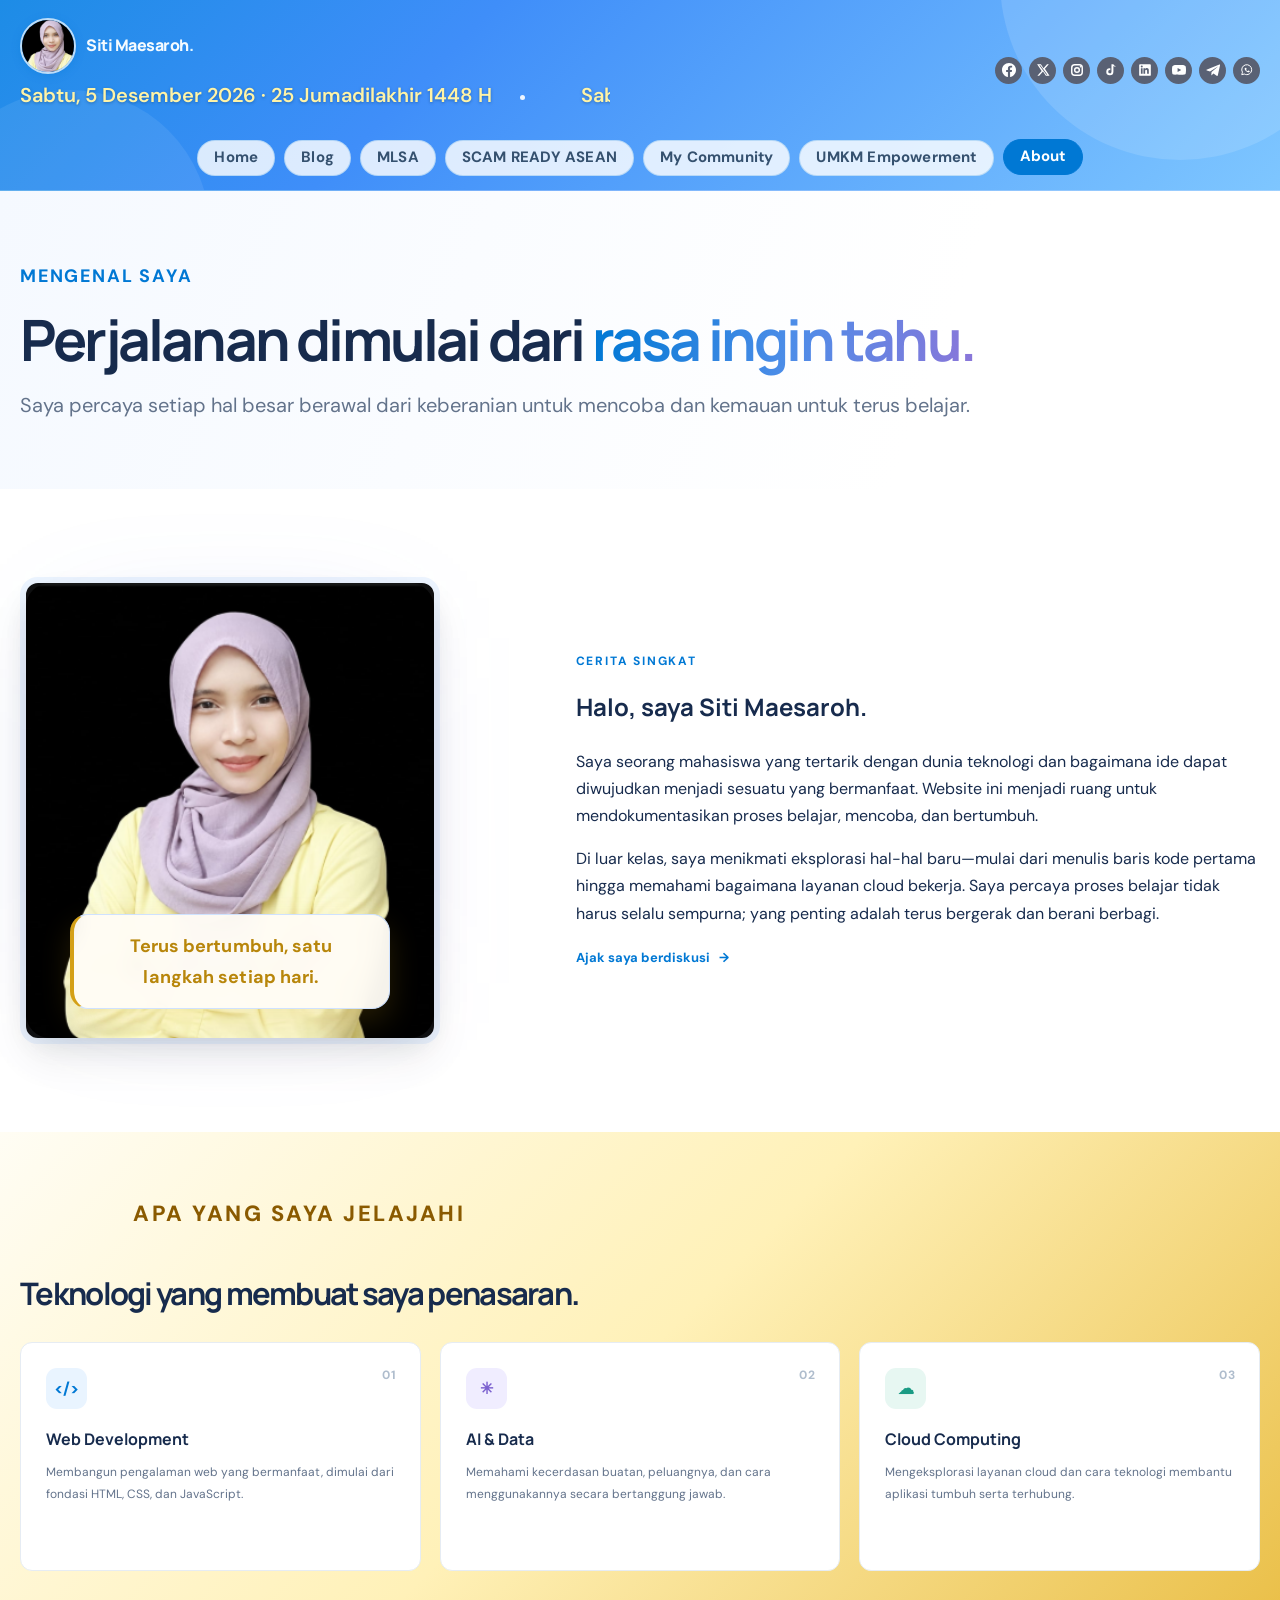
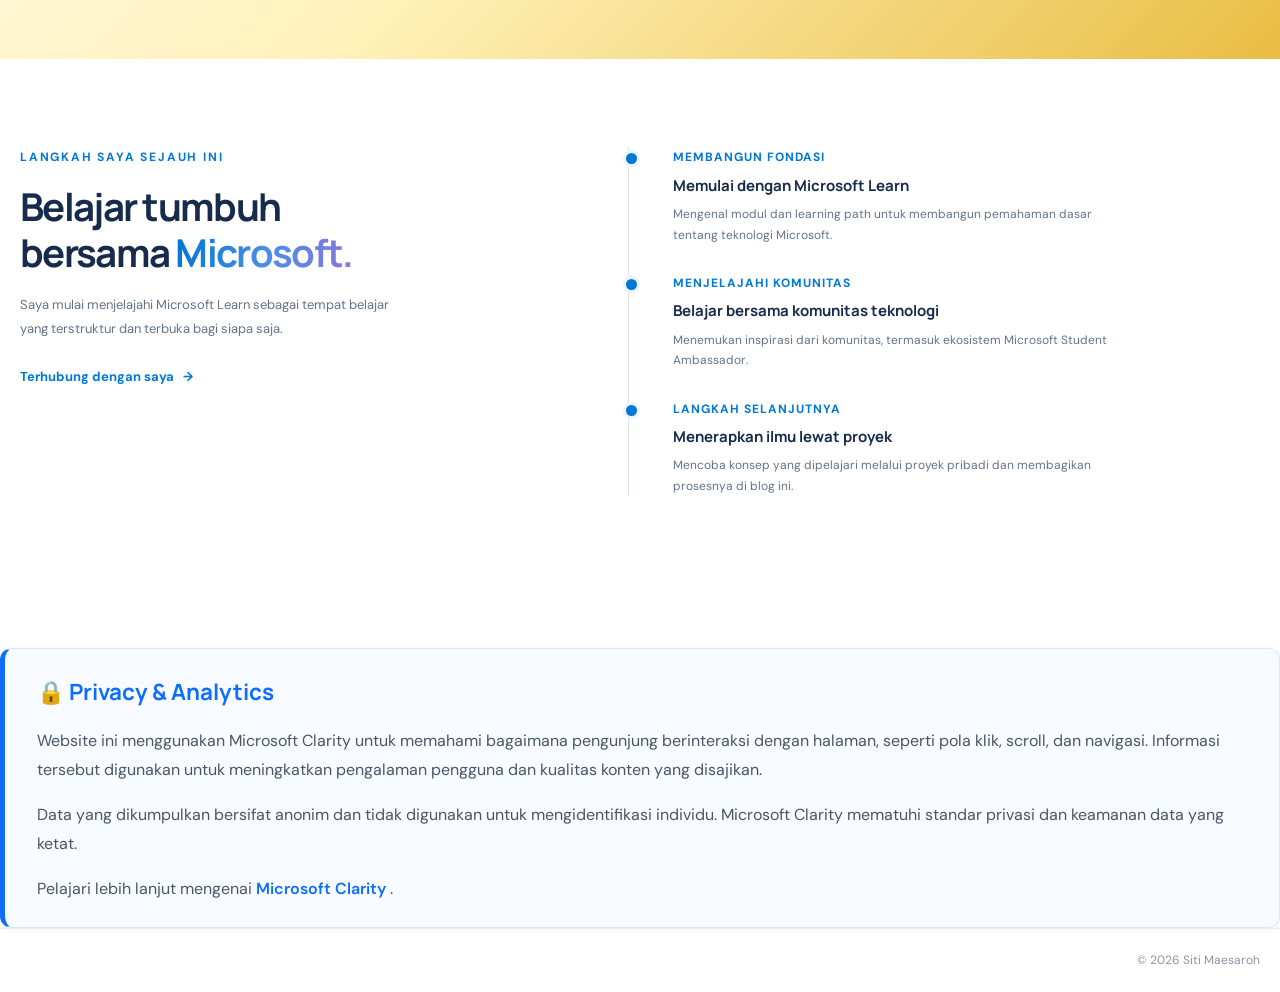
<file: about.html>
<!DOCTYPE html>
<html lang="id">
<head>
  <meta charset="UTF-8">
  <meta name="viewport" content="width=device-width, initial-scale=1.0">
  <meta name="description" content="Cerita, ketertarikan teknologi, dan perjalanan belajar Microsoft Siti Maesaroh.">
  <title>About — Siti Maesaroh</title>
  <link rel="preconnect" href="https://fonts.googleapis.com">
  <link rel="preconnect" href="https://fonts.gstatic.com" crossorigin>
  <link href="https://fonts.googleapis.com/css2?family=DM+Sans:wght@400;500;600;700&family=Manrope:wght@400;500;600;700;800&display=swap" rel="stylesheet">
  <link rel="stylesheet" href="assets/css/styles.css">
  <script src="assets/js/main.js" defer></script>
</head>
<body>
  <a class="skip-link" href="#main-content">Lewati ke konten utama</a>
  <header class="site-header"><div class="container nav-wrap profile-strip">
    <div class="profile-block">
      <div class="profile-meta">
        <a class="brand" href="index.html" aria-label="Siti Maesaroh — halaman beranda"><span class="brand-photo"><img src="assets/images/profil.black.png" alt=""></span><span>Siti Maesaroh<span class="brand-dot">.</span></span></a>
      </div>
      <div class="date-ticker header-ticker" aria-label="Hari dan tanggal lokal">
        <div class="date-ticker-track">
          <span data-local-date></span>
          <span data-local-date-copy aria-hidden="true"></span>
        </div>
      </div>
    </div>
     <div class="header-tools">
      <div class="header-share" aria-label="Media sosial">
        <a class="share-link" href="#" data-platform="facebook" target="_blank" rel="noopener noreferrer" aria-label="Bagikan ke Facebook"><svg viewBox="0 0 24 24" aria-hidden="true" focusable="false"><path d="M24 12.073C24 5.405 18.627 0 12 0S0 5.405 0 12.073C0 18.1 4.388 23.176 10.125 24v-8.438H7.078v-3.49h3.047V9.41c0-3.025 1.792-4.696 4.533-4.696 1.312 0 2.686.236 2.686.236v2.97h-1.513c-1.49 0-1.956.93-1.956 1.884v2.267h3.328l-.532 3.49h-2.796V24C19.612 23.176 24 18.1 24 12.073z"/></svg></a>
        <a class="share-link" href="#" data-platform="x" target="_blank" rel="noopener noreferrer" aria-label="Bagikan ke X"><svg viewBox="0 0 24 24" aria-hidden="true" focusable="false"><path d="M18.9 2H22l-6.8 7.8L23.2 22h-6.3l-4.9-7.4L5.5 22H2.4l7.3-8.4L1.9 2h6.5l4.4 6.8L18.9 2zm-1.1 18h1.7L7.4 3.9H5.6L17.8 20z"/></svg></a>
        <a class="share-link" href="#" data-platform="instagram" target="_blank" rel="noopener noreferrer" aria-label="Buka Instagram"><svg viewBox="0 0 24 24" aria-hidden="true" focusable="false"><rect x="3" y="3" width="18" height="18" rx="5" fill="none" stroke="currentColor" stroke-width="2.5"/><circle cx="12" cy="12" r="4" fill="none" stroke="currentColor" stroke-width="2.5"/><circle cx="18" cy="6.5" r="1.4"/></svg></a>
        <a class="share-link" href="#" data-platform="tiktok" target="_blank" rel="noopener noreferrer" aria-label="Buka TikTok"><svg viewBox="0 0 24 24" aria-hidden="true" focusable="false"><path d="M19.6 6.4a5.8 5.8 0 0 1-3.5-1.2V15a6.1 6.1 0 1 1-5.3-6v3.3a2.8 2.8 0 1 0 2 2.7V2h3.3a5.8 5.8 0 0 0 3.5 3.3v1.1z"/></svg></a>
        <a class="share-link" href="#" data-platform="linkedin" target="_blank" rel="noopener noreferrer" aria-label="Bagikan ke LinkedIn"><svg viewBox="0 0 24 24" aria-hidden="true" focusable="false"><path d="M20.45 2H3.55C2.69 2 2 2.68 2 3.52v16.96c0 .84.69 1.52 1.55 1.52h16.9c.86 0 1.55-.68 1.55-1.52V3.52c0-.84-.69-1.52-1.55-1.52zM7.93 18.56H4.96V9h2.97v9.56zM6.45 7.7a1.72 1.72 0 1 1 0-3.44 1.72 1.72 0 0 1 0 3.44zm12.1 10.86h-2.96v-4.65c0-1.11-.02-2.53-1.54-2.53-1.54 0-1.78 1.2-1.78 2.45v4.73H9.3V9h2.85v1.31h.04a3.12 3.12 0 0 1 2.8-1.54c2.99 0 3.56 1.97 3.56 4.53v5.26z"/></svg></a>
        <a class="share-link" href="#" data-platform="youtube" target="_blank" rel="noopener noreferrer" aria-label="Buka YouTube"><svg viewBox="0 0 24 24" aria-hidden="true" focusable="false"><path d="M23.5 6.2a3 3 0 0 0-2.1-2.1C19.5 3.6 12 3.6 12 3.6s-7.5 0-9.4.5A3 3 0 0 0 .5 6.2 31 31 0 0 0 0 12a31 31 0 0 0 .5 5.8 3 3 0 0 0 2.1 2.1c1.9.5 9.4.5 9.4.5s7.5 0 9.4-.5a3 3 0 0 0 2.1-2.1A31 31 0 0 0 24 12a31 31 0 0 0-.5-5.8zM9.6 15.6V8.4l6.3 3.6-6.3 3.6z"/></svg></a>
        <a class="share-link" href="#" data-platform="telegram" target="_blank" rel="noopener noreferrer" aria-label="Bagikan ke Telegram"><svg viewBox="0 0 24 24" aria-hidden="true" focusable="false"><path d="M23.9 4.6 20.3 21c-.3 1.2-1 1.5-2 .9l-5.5-4-2.7 2.6c-.3.3-.5.5-1 .5l.4-5.6L19.7 7c.4-.4-.1-.6-.6-.2L6.9 14.5l-5.4-1.7c-1.2-.4-1.2-1.2.3-1.8L22.9 2.6c1-.4 1.8.2 1 2z"/></svg></a>
        <a class="share-link" href="#" data-platform="whatsapp" target="_blank" rel="noopener noreferrer" aria-label="Bagikan ke WhatsApp"><svg viewBox="0 0 24 24" aria-hidden="true" focusable="false"><path d="M20 11.5a8.5 8.5 0 0 1-12.6 7.4L3 20l1.2-4.2A8.5 8.5 0 1 1 20 11.5Z" fill="none" stroke="currentColor" stroke-width="1.7"/><path d="M9 8.5c.2-.4.4-.4.7-.4h.5c.2 0 .4.1.5.4l.6 1.5c.1.3.1.5-.1.7l-.5.6c-.2.2-.2.4 0 .7.5.8 1.2 1.5 2.1 1.9.3.1.5.1.7-.1l.7-.8c.2-.2.4-.2.7-.1l1.4.7c.3.1.4.3.4.5 0 .5-.3 1.2-.8 1.5-.5.4-1.2.6-2.2.3-1.2-.4-2.4-1.1-3.5-2.1-1.1-1.1-1.8-2.3-2.1-3.3-.3-.9 0-1.6.3-2z"/></svg></a>
      </div>
     </div>
    </div>

  <nav class="site-nav container" aria-label="Navigasi utama">
    <a href="index.html">Home</a>
    <a href="blog.html">Blog</a>
    <a href="mlsa.html">MLSA</a>
    <a href="scam-ready-asean.html">SCAM READY ASEAN</a>
    <a href="community.html">My Community</a>
    <a href="umkm.html">UMKM Empowerment</a>
    <a href="about.html" aria-current="page">About</a>
  </nav>
 </header>

  <main id="main-content">

    <section class="page-hero about-hero">
      <div class="container page-hero-inner">
        <p class="eyebrow">MENGENAL SAYA</p>
        <h1>Perjalanan dimulai dari <span class="text-gradient">rasa ingin tahu.</span></h1>
        <p>Saya percaya setiap hal besar berawal dari keberanian untuk mencoba dan kemauan untuk terus belajar.</p>
      </div>
    </section>

    <section class="section">
      <div class="container about-story-grid">
      <div class="story-image"><img src="assets/images/profil.black.png" alt="Foto profil Siti Maesaroh"><span class="image-caption">Terus bertumbuh, satu langkah setiap hari.</span></div>
      <div class="story-copy"><p class="eyebrow">CERITA SINGKAT</p>
        <h2>Halo, saya Siti Maesaroh.</h2>
        <p>Saya seorang mahasiswa yang tertarik dengan dunia teknologi dan bagaimana ide dapat diwujudkan menjadi sesuatu yang bermanfaat. Website ini menjadi ruang untuk mendokumentasikan proses belajar, mencoba, dan bertumbuh.</p><p>Di luar kelas, saya menikmati eksplorasi hal-hal baru—mulai dari menulis baris kode pertama hingga memahami bagaimana layanan cloud bekerja. Saya percaya proses belajar tidak harus selalu sempurna; yang penting adalah terus bergerak dan berani berbagi.</p><a class="text-link" href="about.html">Ajak saya berdiskusi <span aria-hidden="true">→</span></a></div>
      </div>
    </section>

    <section class="section section-tint interests-section">
    <div class="container">
        <div class="section-heading">
            <div>
                <p class="eyebrow">APA YANG SAYA JELAJAHI</p>
                <h2>Teknologi yang membuat saya penasaran.</h2>
            </div>
        </div>

      <div class="interest-cards"><article class="interest-card"><span class="interest-number">01</span><div class="interest-icon icon-blue">&lt;/&gt;</div><h3>Web Development</h3><p>Membangun pengalaman web yang bermanfaat, dimulai dari fondasi HTML, CSS, dan JavaScript.</p></article><article class="interest-card"><span class="interest-number">02</span><div class="interest-icon icon-purple">✳</div><h3>AI &amp; Data</h3><p>Memahami kecerdasan buatan, peluangnya, dan cara menggunakannya secara bertanggung jawab.</p></article><article class="interest-card"><span class="interest-number">03</span><div class="interest-icon icon-teal">☁</div><h3>Cloud Computing</h3><p>Mengeksplorasi layanan cloud dan cara teknologi membantu aplikasi tumbuh serta terhubung.</p></article></div>
    </div></section>
    <section class="section"><div class="container journey-layout"><div><p class="eyebrow">LANGKAH SAYA SEJAUH INI</p><h2>Belajar tumbuh<br>bersama <span class="text-gradient">Microsoft.</span></h2><p class="journey-intro">Saya mulai menjelajahi Microsoft Learn sebagai tempat belajar yang terstruktur dan terbuka bagi siapa saja.</p><a class="text-link" href="about.html">Terhubung dengan saya <span aria-hidden="true">→</span></a></div><div class="timeline"><article class="timeline-item"><span class="timeline-dot"></span><p class="timeline-label">MEMBANGUN FONDASI</p><h3>Memulai dengan Microsoft Learn</h3><p>Mengenal modul dan learning path untuk membangun pemahaman dasar tentang teknologi Microsoft.</p></article><article class="timeline-item"><span class="timeline-dot"></span><p class="timeline-label">MENJELAJAHI KOMUNITAS</p><h3>Belajar bersama komunitas teknologi</h3><p>Menemukan inspirasi dari komunitas, termasuk ekosistem Microsoft Student Ambassador.</p></article><article class="timeline-item"><span class="timeline-dot"></span><p class="timeline-label">LANGKAH SELANJUTNYA</p><h3>Menerapkan ilmu lewat proyek</h3><p>Mencoba konsep yang dipelajari melalui proyek pribadi dan membagikan prosesnya di blog ini.</p></article></div></div></section>
  
    <section class="privacy-notice">
       <h2>🔒 Privacy & Analytics</h2>
    <p>
        Website ini menggunakan Microsoft Clarity untuk memahami bagaimana
        pengunjung berinteraksi dengan halaman, seperti pola klik, scroll,
        dan navigasi. Informasi tersebut digunakan untuk meningkatkan
        pengalaman pengguna dan kualitas konten yang disajikan.
    </p>
    <p>
        Data yang dikumpulkan bersifat anonim dan tidak digunakan untuk
        mengidentifikasi individu. Microsoft Clarity mematuhi standar
        privasi dan keamanan data yang ketat.
    </p>
    <p>
        Pelajari lebih lanjut mengenai
        <a href="https://clarity.microsoft.com/" target="_blank" rel="noopener noreferrer">
        Microsoft Clarity
        </a>.
    </p>
</section>
  
  </main>
  <footer class="site-footer"><div class="container footer-inner"><span class="copyright">© <span data-current-year>2026</span> Siti Maesaroh</span></div></footer>
</body>
</html>
</file>
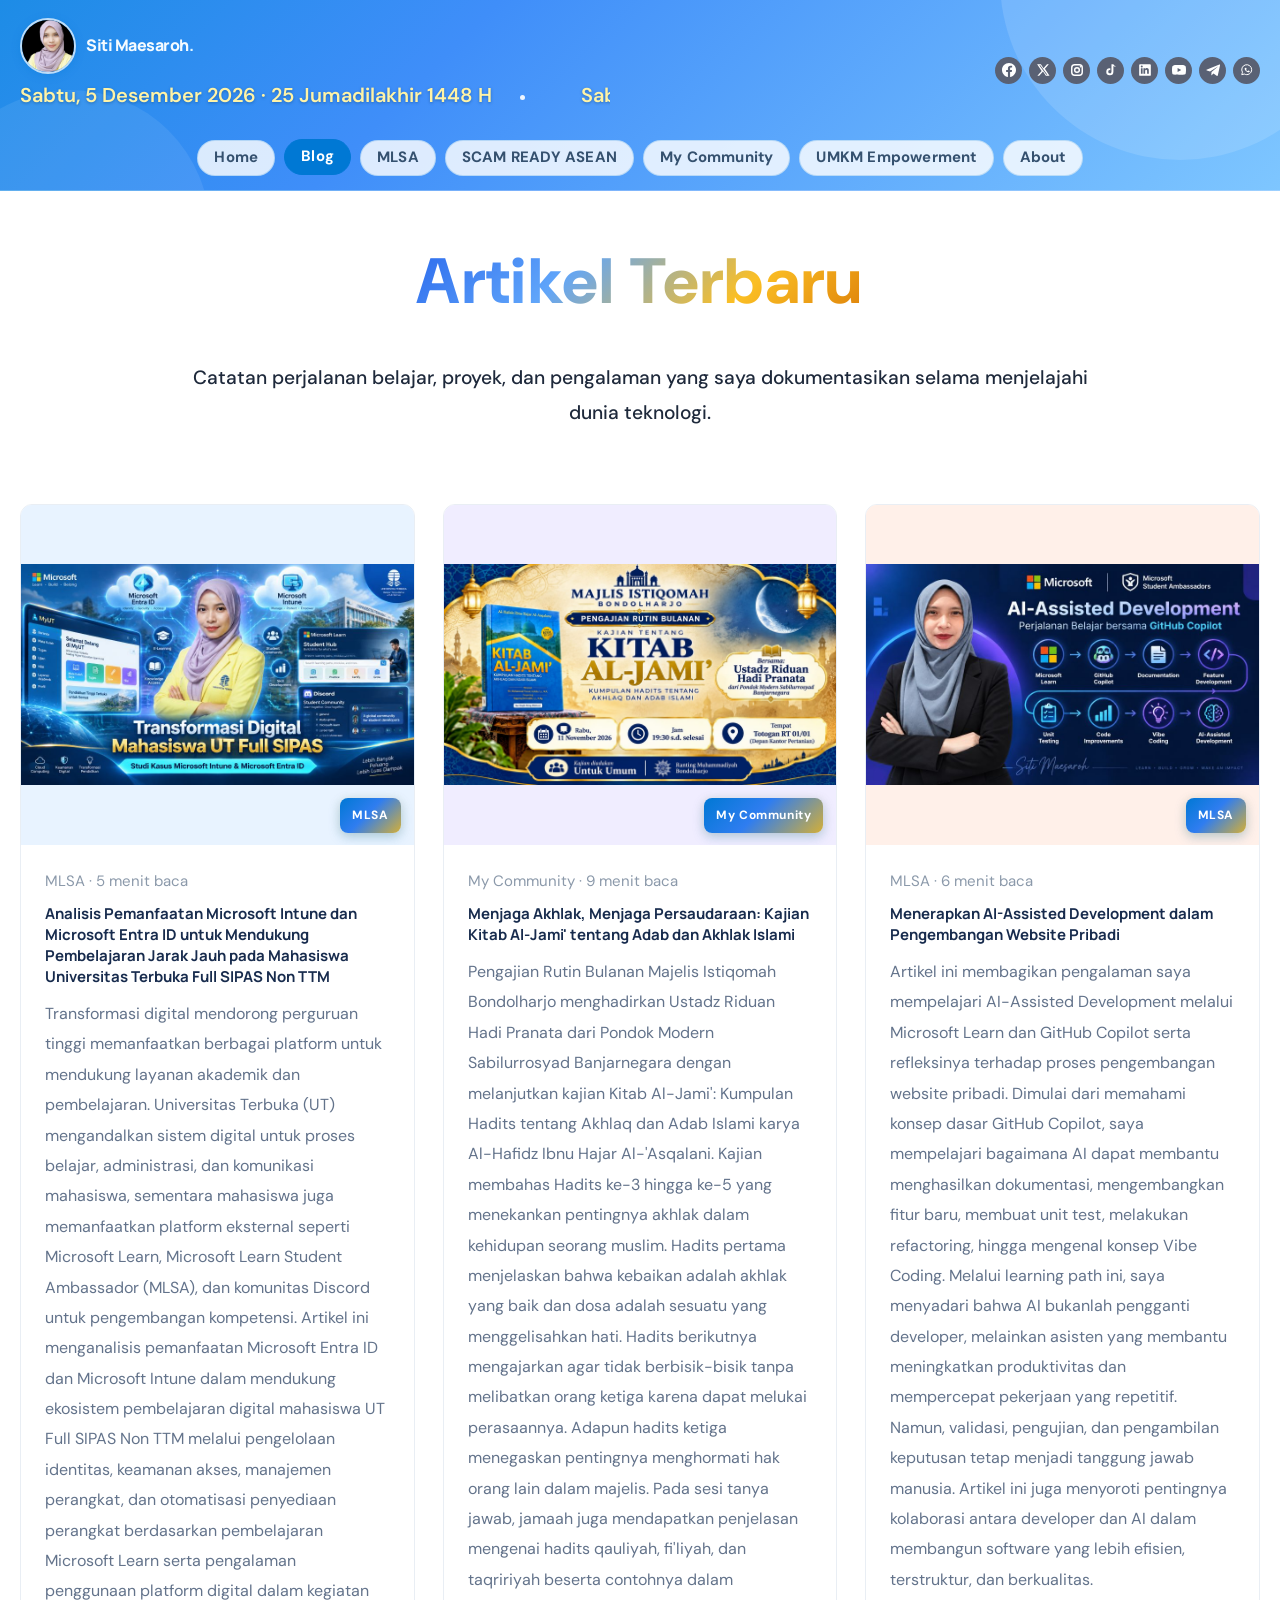
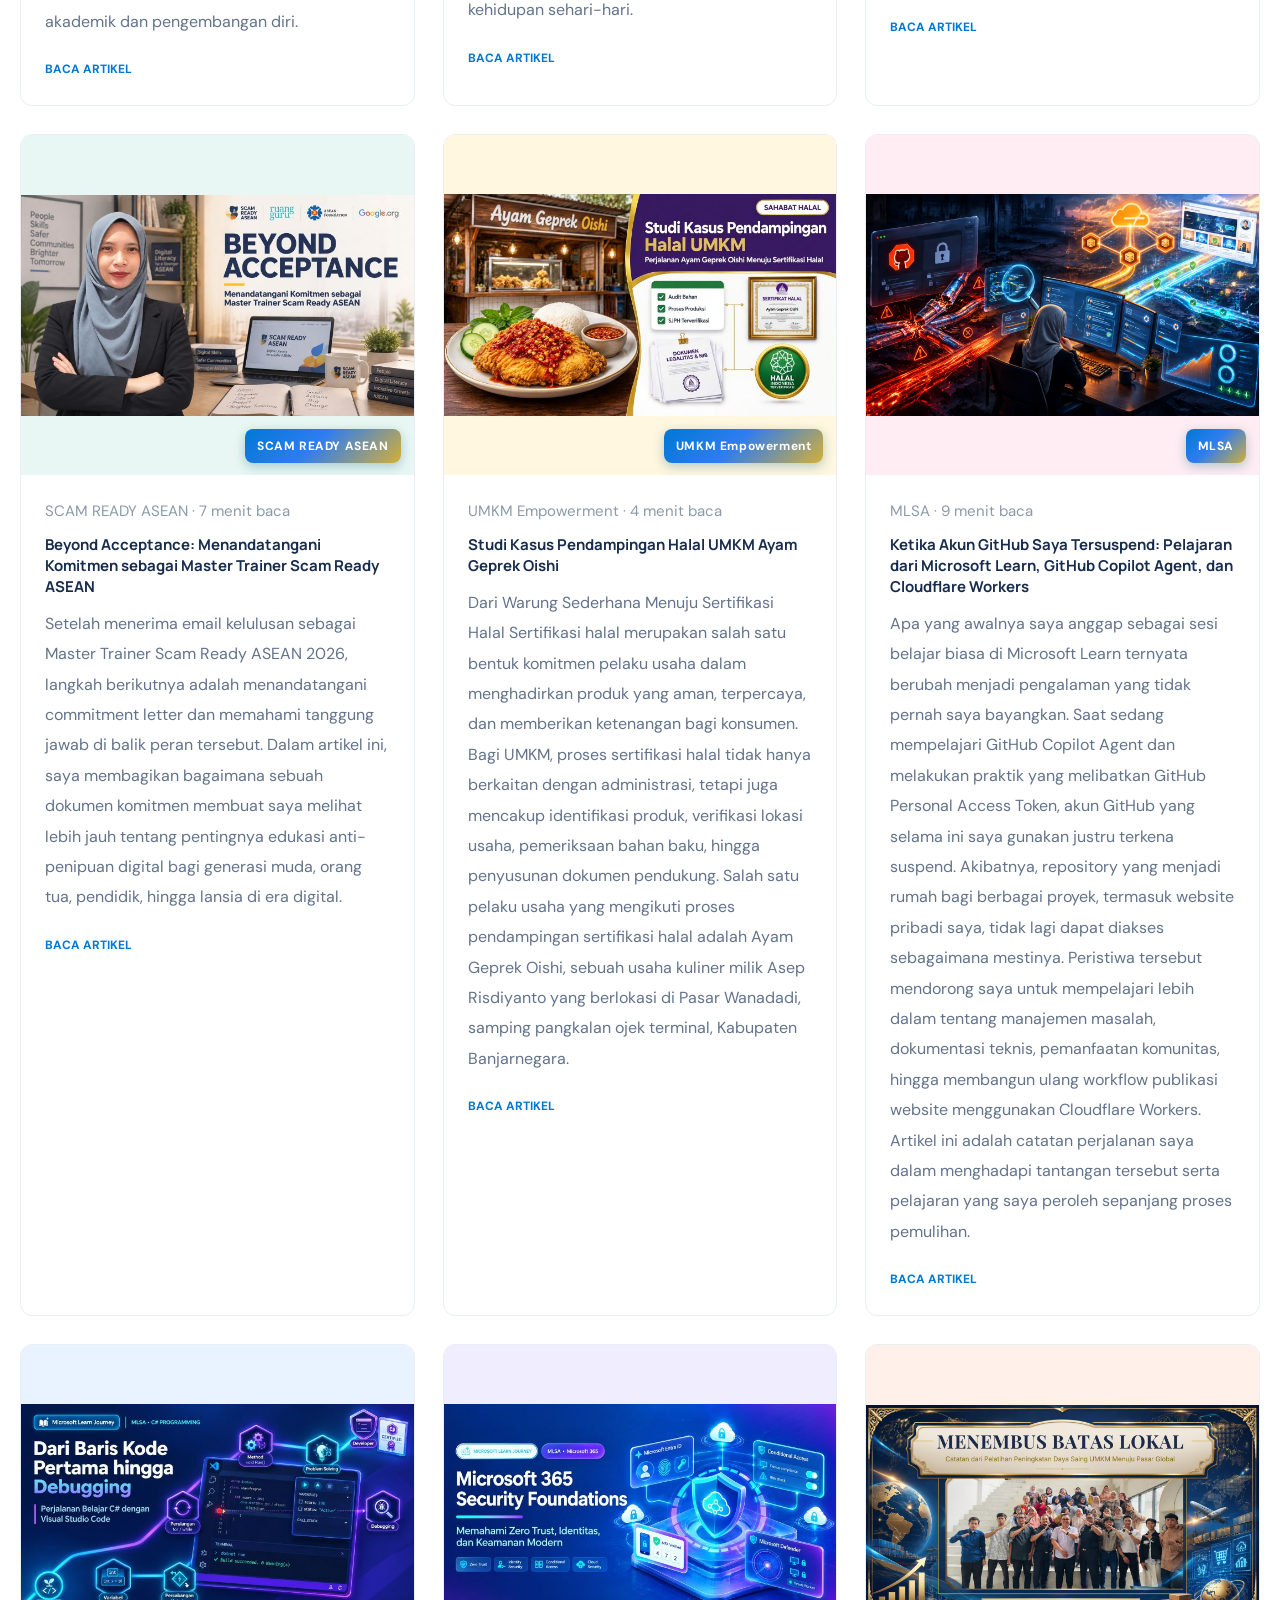
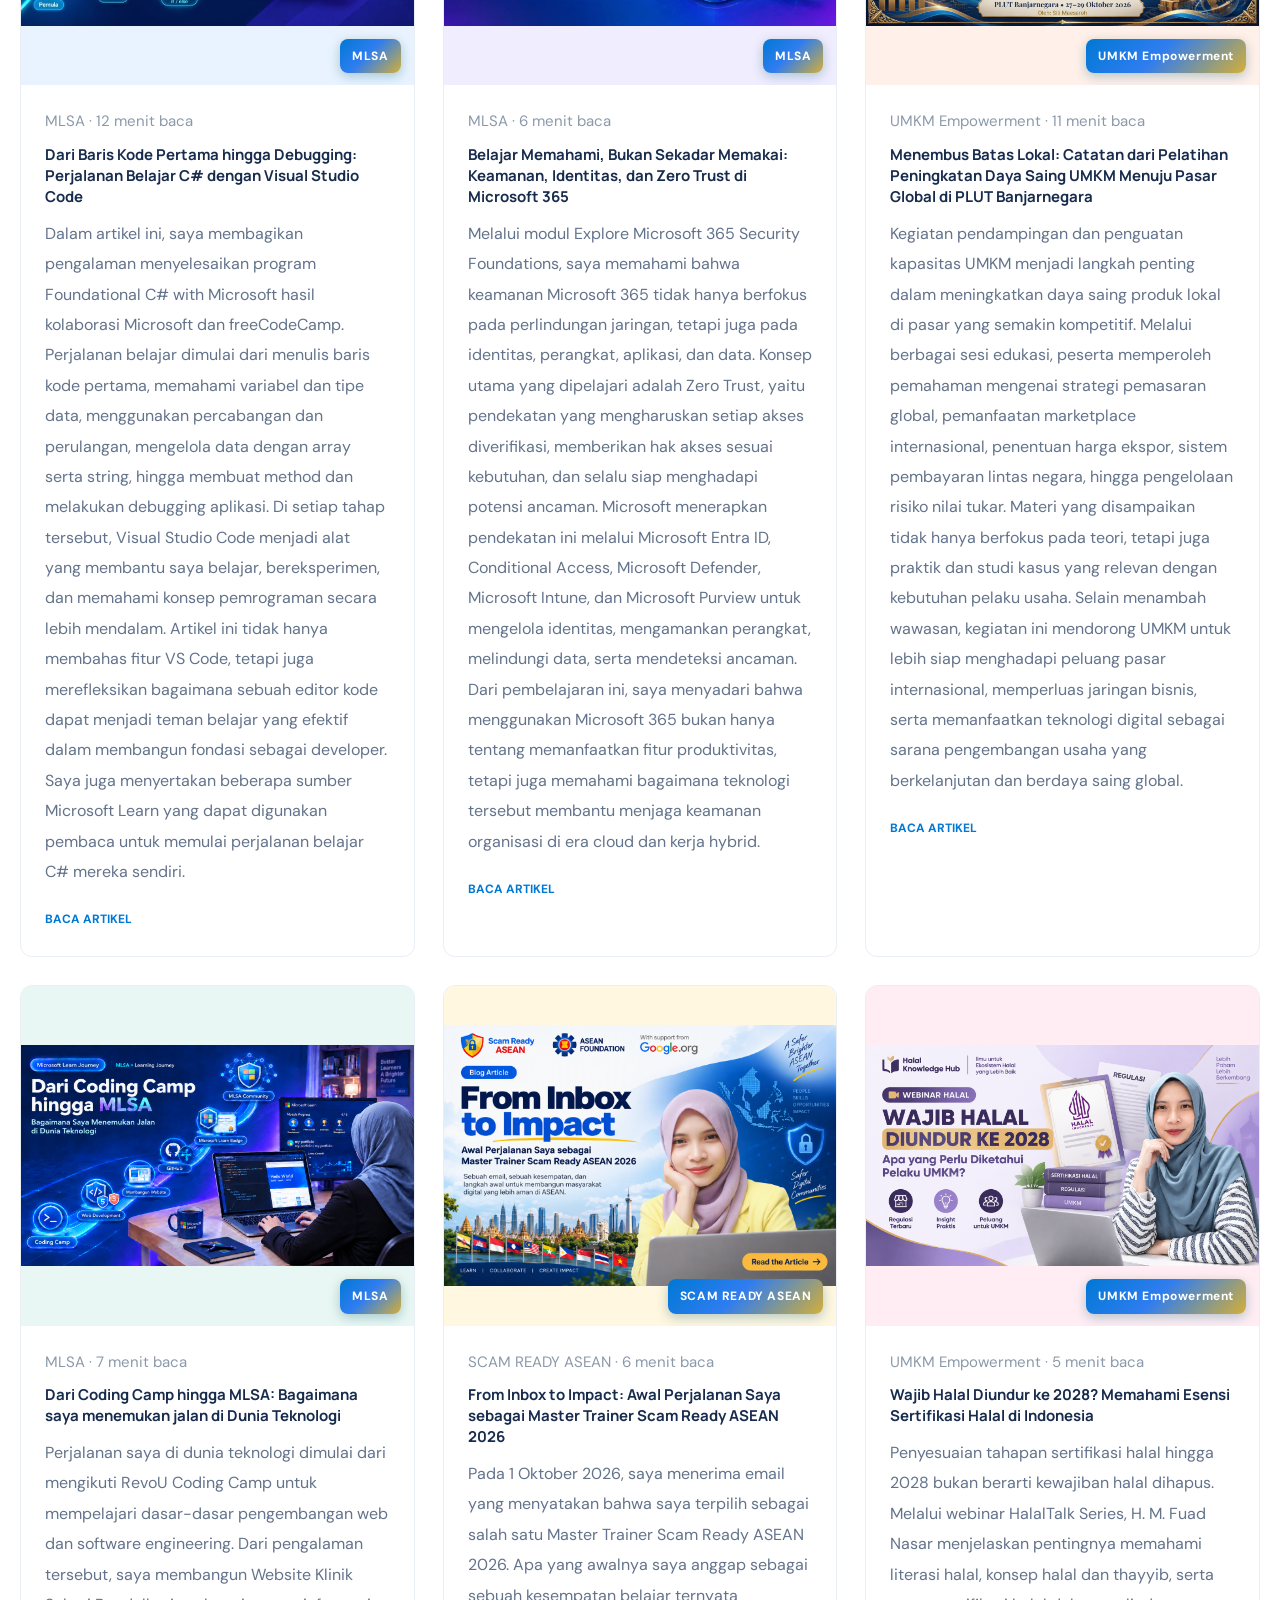
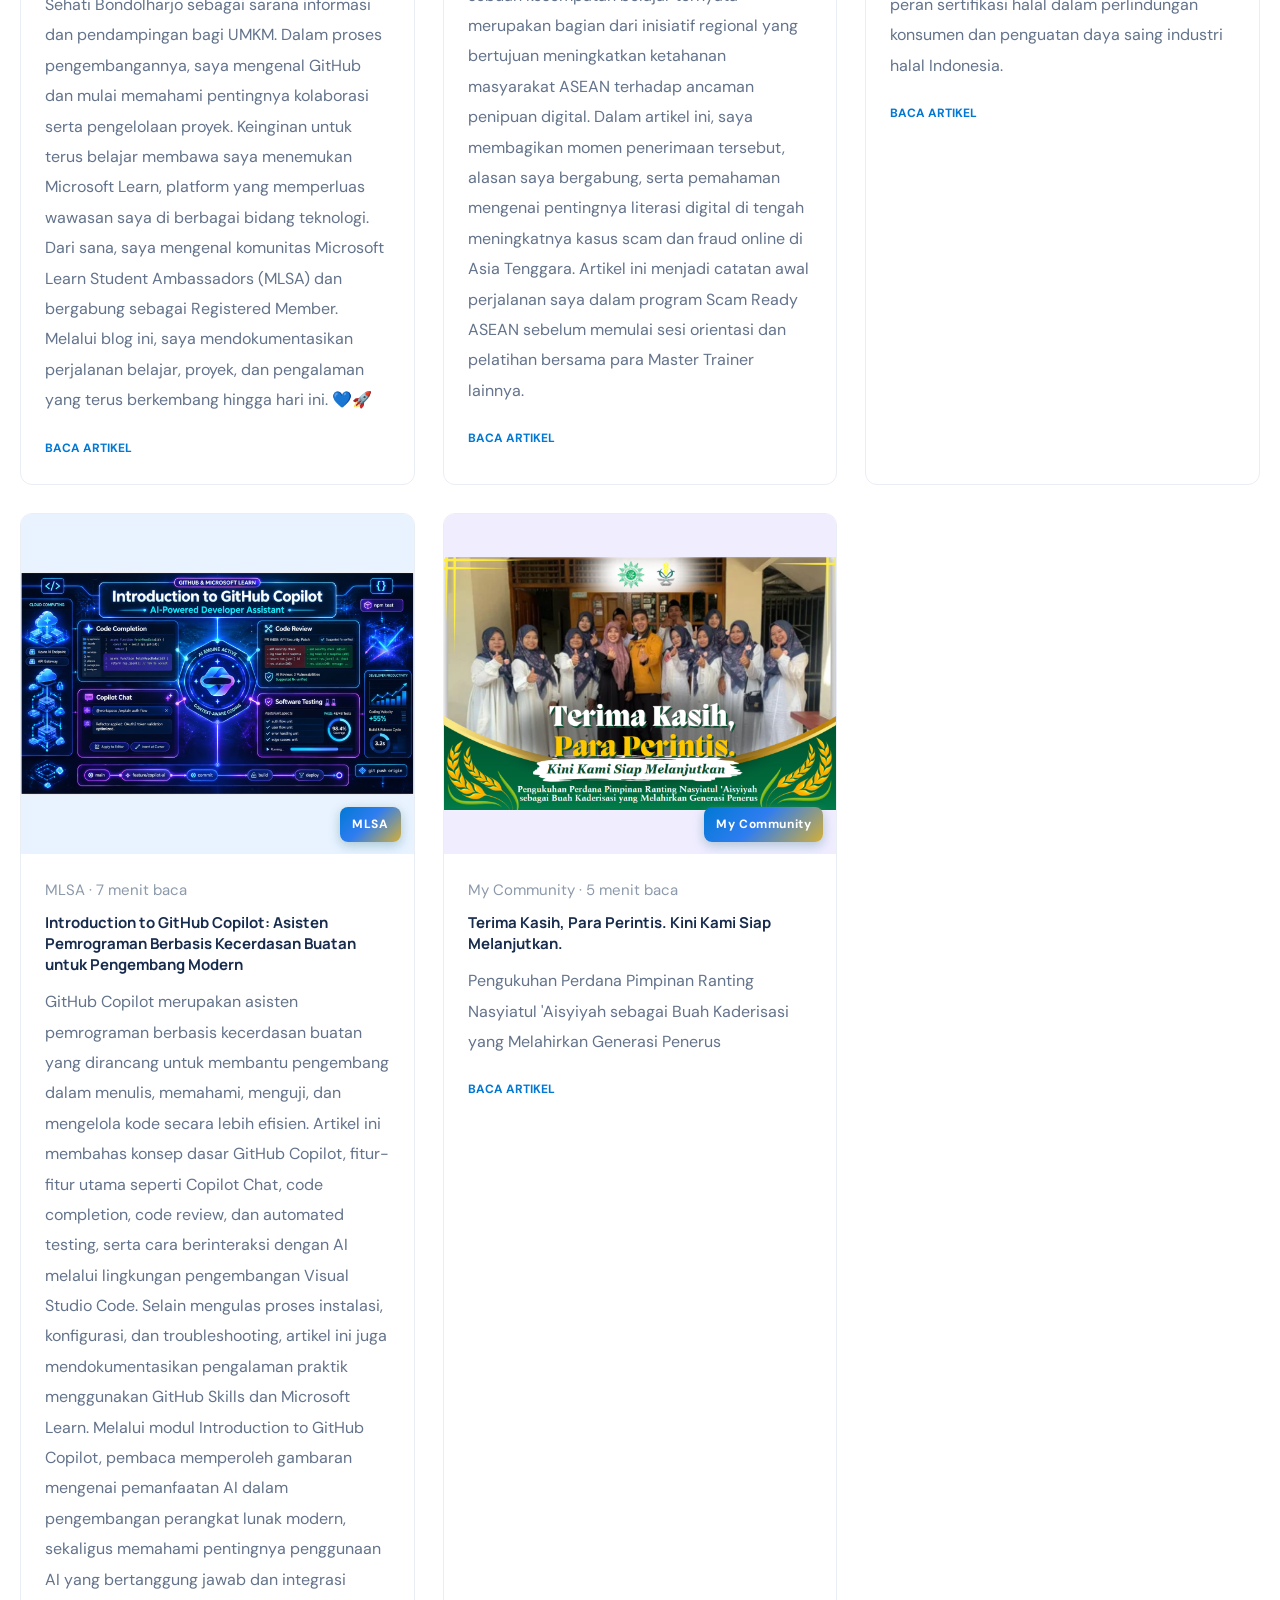
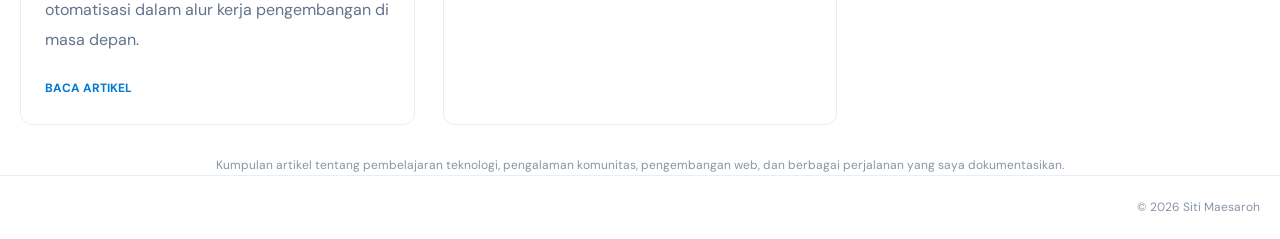
<file: blog.html>
<!DOCTYPE html>
<html lang="id">
<head>
  <meta charset="UTF-8">
  <meta name="viewport" content="width=device-width, initial-scale=1.0">
  <meta name="description" content="Artikel tentang Microsoft Learn, web development, AI, dan perjalanan belajar teknologi Siti Maesaroh.">
  <title>Blog — Siti Maesaroh</title>
  <script type="text/javascript">
    (function(c,l,a,r,i,t,y){
        c[a]=c[a]||function(){(c[a].q=c[a].q||[]).push(arguments)};
        t=l.createElement(r);t.async=1;t.src="https://www.clarity.ms/tag/"+i;
        y=l.getElementsByTagName(r)[0];y.parentNode.insertBefore(t,y);
    })(window, document, "clarity", "script", "yvsveyo0hm");
</script>
  <link rel="preconnect" href="https://fonts.googleapis.com">
  <link rel="preconnect" href="https://fonts.gstatic.com" crossorigin>
  <link href="https://fonts.googleapis.com/css2?family=DM+Sans:wght@400;500;600;700&family=Manrope:wght@400;500;600;700;800&display=swap" rel="stylesheet">
  <link rel="stylesheet" href="assets/css/styles.css">
  <script src="assets/js/article-public.js?v=3" defer></script>
  <script src="assets/js/main.js" defer></script>
</head>
<body>
  <a class="skip-link" href="#main-content">Lewati ke konten utama</a>
  <header class="site-header"><div class="container nav-wrap profile-strip">
    <div class="profile-block">
      <div class="profile-meta">
        <a class="brand" href="index.html" aria-label="Siti Maesaroh — halaman beranda"><span class="brand-photo"><img src="assets/images/profil.black.png" alt=""></span><span>Siti Maesaroh<span class="brand-dot">.</span></span></a>
      </div>
      <div class="date-ticker header-ticker" aria-label="Hari dan tanggal lokal">
        <div class="date-ticker-track">
          <span data-local-date></span>
          <span data-local-date-copy aria-hidden="true"></span>
        </div>
      </div>
    </div>
    
    <div class="header-tools">
      <div class="header-share" aria-label="Media sosial">
        <a class="share-link" href="#" data-platform="facebook" target="_blank" rel="noopener noreferrer" aria-label="Bagikan ke Facebook"><svg viewBox="0 0 24 24" aria-hidden="true" focusable="false"><path d="M24 12.073C24 5.405 18.627 0 12 0S0 5.405 0 12.073C0 18.1 4.388 23.176 10.125 24v-8.438H7.078v-3.49h3.047V9.41c0-3.025 1.792-4.696 4.533-4.696 1.312 0 2.686.236 2.686.236v2.97h-1.513c-1.49 0-1.956.93-1.956 1.884v2.267h3.328l-.532 3.49h-2.796V24C19.612 23.176 24 18.1 24 12.073z"/></svg></a>
        <a class="share-link" href="#" data-platform="x" target="_blank" rel="noopener noreferrer" aria-label="Bagikan ke X"><svg viewBox="0 0 24 24" aria-hidden="true" focusable="false"><path d="M18.9 2H22l-6.8 7.8L23.2 22h-6.3l-4.9-7.4L5.5 22H2.4l7.3-8.4L1.9 2h6.5l4.4 6.8L18.9 2zm-1.1 18h1.7L7.4 3.9H5.6L17.8 20z"/></svg></a>
        <a class="share-link" href="#" data-platform="instagram" target="_blank" rel="noopener noreferrer" aria-label="Buka Instagram"><svg viewBox="0 0 24 24" aria-hidden="true" focusable="false"><rect x="3" y="3" width="18" height="18" rx="5" fill="none" stroke="currentColor" stroke-width="2.5"/><circle cx="12" cy="12" r="4" fill="none" stroke="currentColor" stroke-width="2.5"/><circle cx="18" cy="6.5" r="1.4"/></svg></a>
        <a class="share-link" href="#" data-platform="tiktok" target="_blank" rel="noopener noreferrer" aria-label="Buka TikTok"><svg viewBox="0 0 24 24" aria-hidden="true" focusable="false"><path d="M19.6 6.4a5.8 5.8 0 0 1-3.5-1.2V15a6.1 6.1 0 1 1-5.3-6v3.3a2.8 2.8 0 1 0 2 2.7V2h3.3a5.8 5.8 0 0 0 3.5 3.3v1.1z"/></svg></a>
        <a class="share-link" href="#" data-platform="linkedin" target="_blank" rel="noopener noreferrer" aria-label="Bagikan ke LinkedIn"><svg viewBox="0 0 24 24" aria-hidden="true" focusable="false"><path d="M20.45 2H3.55C2.69 2 2 2.68 2 3.52v16.96c0 .84.69 1.52 1.55 1.52h16.9c.86 0 1.55-.68 1.55-1.52V3.52c0-.84-.69-1.52-1.55-1.52zM7.93 18.56H4.96V9h2.97v9.56zM6.45 7.7a1.72 1.72 0 1 1 0-3.44 1.72 1.72 0 0 1 0 3.44zm12.1 10.86h-2.96v-4.65c0-1.11-.02-2.53-1.54-2.53-1.54 0-1.78 1.2-1.78 2.45v4.73H9.3V9h2.85v1.31h.04a3.12 3.12 0 0 1 2.8-1.54c2.99 0 3.56 1.97 3.56 4.53v5.26z"/></svg></a>
        <a class="share-link" href="#" data-platform="youtube" target="_blank" rel="noopener noreferrer" aria-label="Buka YouTube"><svg viewBox="0 0 24 24" aria-hidden="true" focusable="false"><path d="M23.5 6.2a3 3 0 0 0-2.1-2.1C19.5 3.6 12 3.6 12 3.6s-7.5 0-9.4.5A3 3 0 0 0 .5 6.2 31 31 0 0 0 0 12a31 31 0 0 0 .5 5.8 3 3 0 0 0 2.1 2.1c1.9.5 9.4.5 9.4.5s7.5 0 9.4-.5a3 3 0 0 0 2.1-2.1A31 31 0 0 0 24 12a31 31 0 0 0-.5-5.8zM9.6 15.6V8.4l6.3 3.6-6.3 3.6z"/></svg></a>
        <a class="share-link" href="#" data-platform="telegram" target="_blank" rel="noopener noreferrer" aria-label="Bagikan ke Telegram"><svg viewBox="0 0 24 24" aria-hidden="true" focusable="false"><path d="M23.9 4.6 20.3 21c-.3 1.2-1 1.5-2 .9l-5.5-4-2.7 2.6c-.3.3-.5.5-1 .5l.4-5.6L19.7 7c.4-.4-.1-.6-.6-.2L6.9 14.5l-5.4-1.7c-1.2-.4-1.2-1.2.3-1.8L22.9 2.6c1-.4 1.8.2 1 2z"/></svg></a>
        <a class="share-link" href="#" data-platform="whatsapp" target="_blank" rel="noopener noreferrer" aria-label="Bagikan ke WhatsApp"><svg viewBox="0 0 24 24" aria-hidden="true" focusable="false"><path d="M20 11.5a8.5 8.5 0 0 1-12.6 7.4L3 20l1.2-4.2A8.5 8.5 0 1 1 20 11.5Z" fill="none" stroke="currentColor" stroke-width="1.7"/><path d="M9 8.5c.2-.4.4-.4.7-.4h.5c.2 0 .4.1.5.4l.6 1.5c.1.3.1.5-.1.7l-.5.6c-.2.2-.2.4 0 .7.5.8 1.2 1.5 2.1 1.9.3.1.5.1.7-.1l.7-.8c.2-.2.4-.2.7-.1l1.4.7c.3.1.4.3.4.5 0 .5-.3 1.2-.8 1.5-.5.4-1.2.6-2.2.3-1.2-.4-2.4-1.1-3.5-2.1-1.1-1.1-1.8-2.3-2.1-3.3-.3-.9 0-1.6.3-2z"/></svg></a>
      </div>
    </div>
  </div>
 <nav class="site-nav container" aria-label="Navigasi utama">
    <a href="index.html">Home</a>
    <a href="blog.html" aria-current="page">Blog</a>
    <a href="mlsa.html">MLSA</a>
    <a href="scam-ready-asean.html">SCAM READY ASEAN</a>
    <a href="community.html">My Community</a>
    <a href="umkm.html">UMKM Empowerment</a>
    <a href="about.html">About</a>
</nav>
</header>

<div class="container">

  <div class="blog-toolbar" id="blog-toolbar">
    <p class="section-title-large" id="typing-title"></p>
    <p class="blog-intro">Catatan perjalanan belajar, proyek, dan pengalaman yang saya dokumentasikan selama menjelajahi dunia teknologi.</p>
  </div>

  <article
    id="published-article"
    class="published-article"
    hidden>
  </article>

  <div
    class="article-grid blog-grid"
    id="article-list">
  </div>

  <p
    class="empty-state"
    id="empty-state"
    hidden>
    Belum ada artikel yang cocok.
  </p>

  <p
  class="blog-disclaimer"
  id="blog-disclaimer">
  Kumpulan artikel tentang pembelajaran teknologi, pengalaman komunitas, pengembangan web, dan berbagai perjalanan yang saya dokumentasikan.
</p>

</div>

  <footer class="site-footer"><div class="container footer-inner"><span class="copyright">© <span data-current-year>2026</span> Siti Maesaroh</span></div></footer>
</body>
</html>
</file>
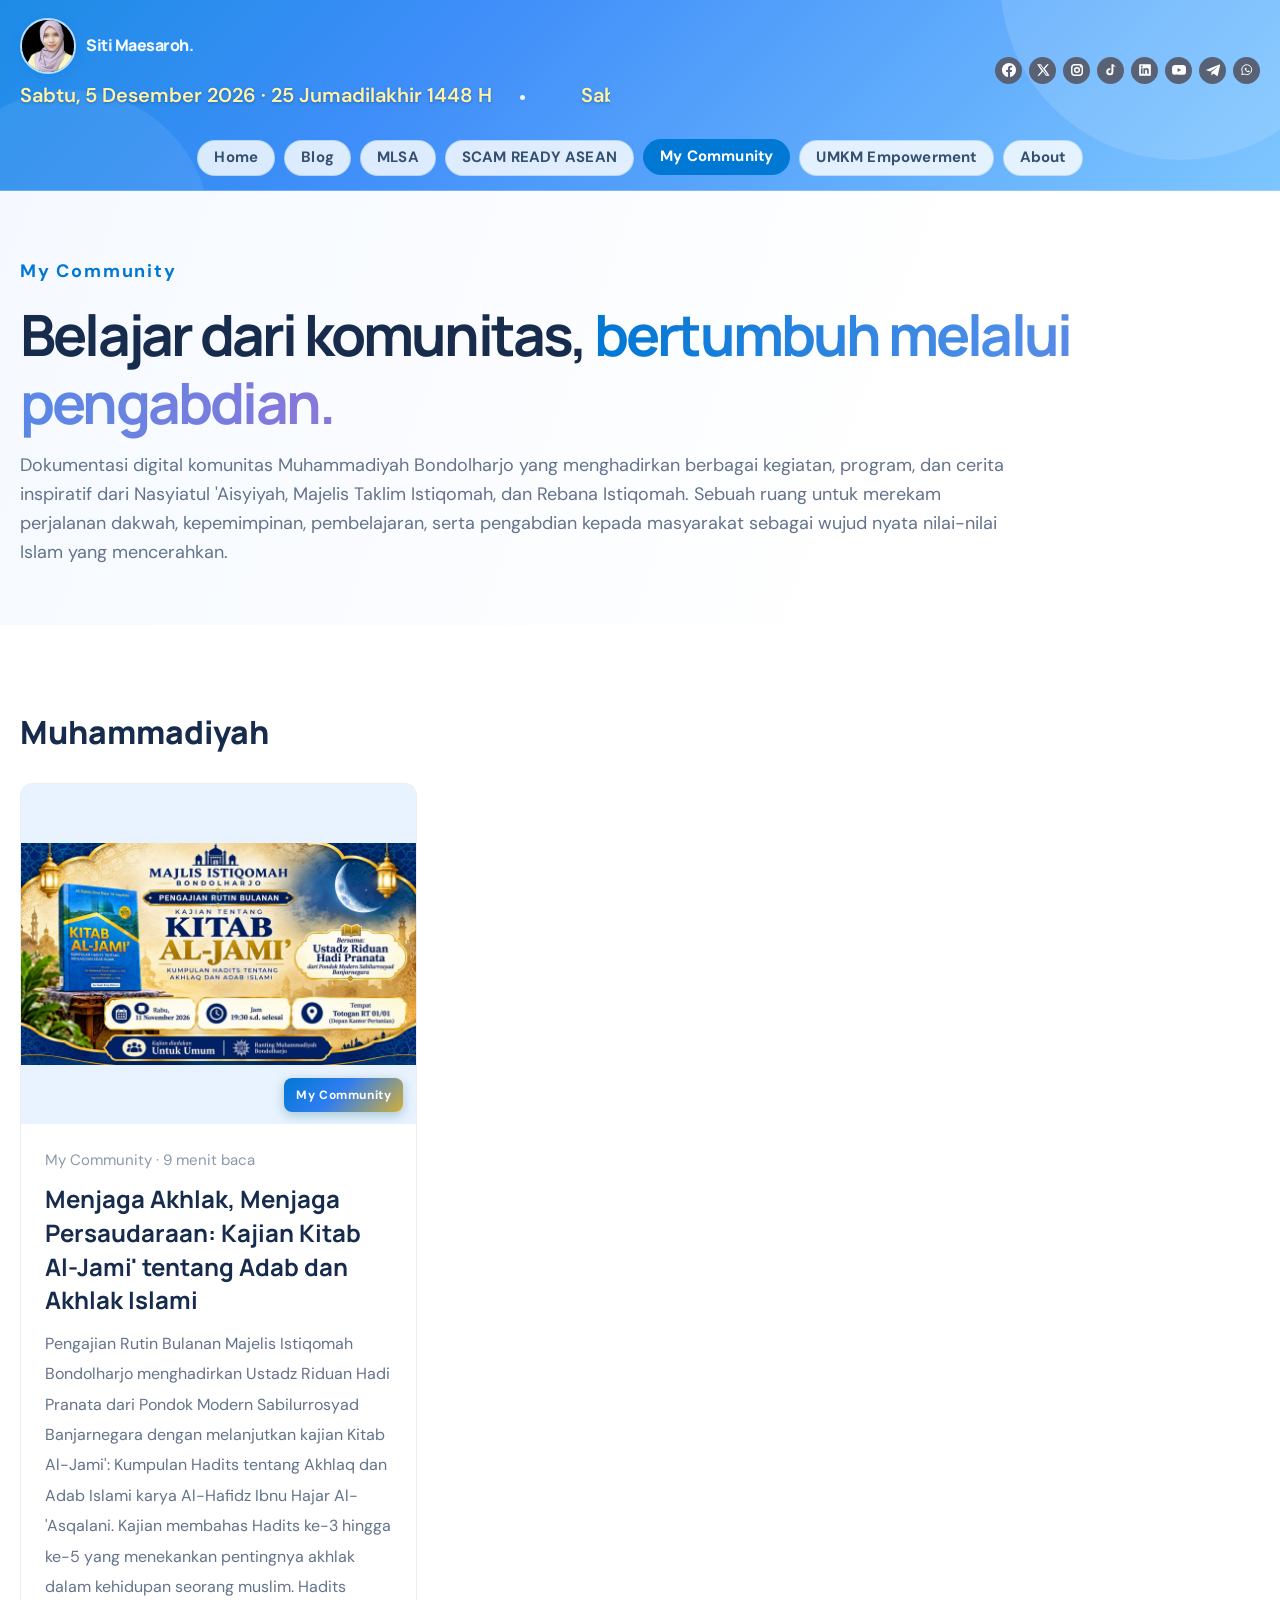
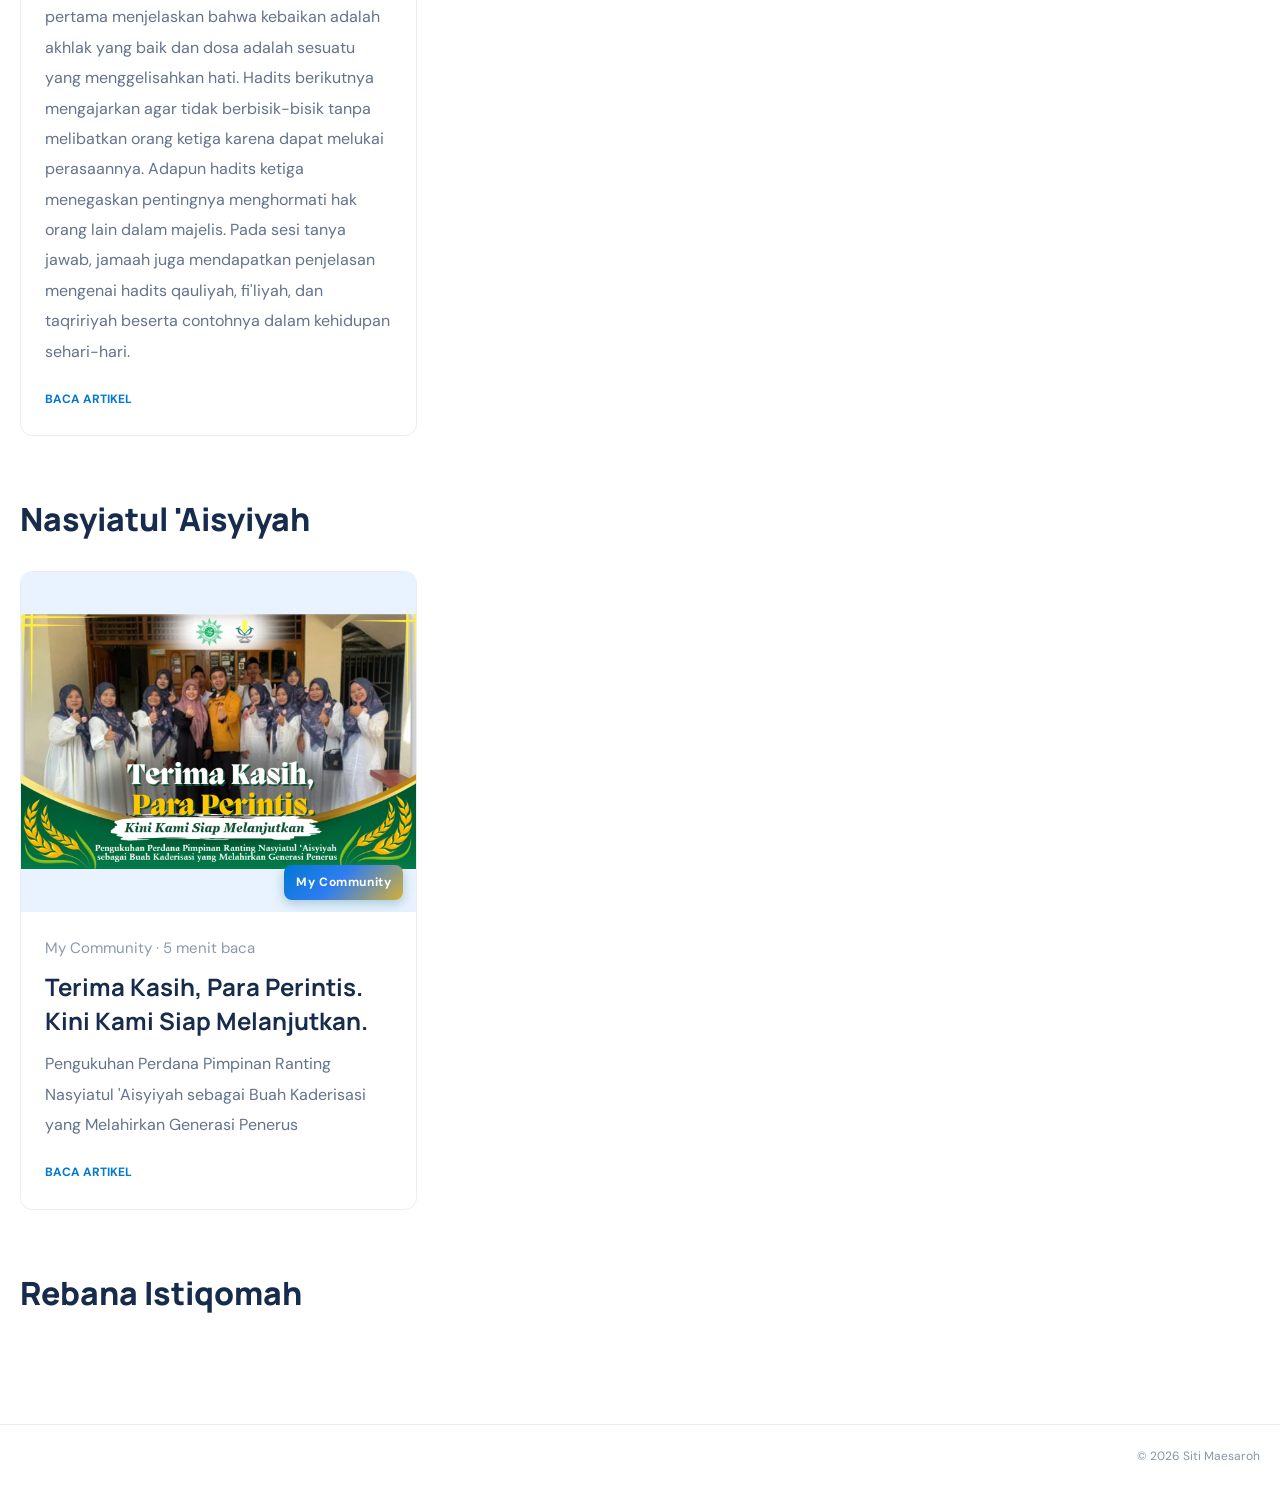
<file: community.html>
<!DOCTYPE html>
<html lang="id">
<head>
  <meta charset="UTF-8">
  <meta name="viewport" content="width=device-width, initial-scale=1.0">
  <meta name="description" content="Artikel tentang Microsoft Learn, web development, AI, dan perjalanan belajar teknologi Siti Maesaroh.">
  <title>COMMUNITY — Siti Maesaroh</title>
  <script type="text/javascript">
    (function(c,l,a,r,i,t,y){
        c[a]=c[a]||function(){(c[a].q=c[a].q||[]).push(arguments)};
        t=l.createElement(r);t.async=1;t.src="https://www.clarity.ms/tag/"+i;
        y=l.getElementsByTagName(r)[0];y.parentNode.insertBefore(t,y);
    })(window, document, "clarity", "script", "yvsveyo0hm");
</script>
  <link rel="preconnect" href="https://fonts.googleapis.com">
  <link rel="preconnect" href="https://fonts.gstatic.com" crossorigin>
  <link href="https://fonts.googleapis.com/css2?family=DM+Sans:wght@400;500;600;700&family=Manrope:wght@400;500;600;700;800&display=swap" rel="stylesheet">
  <link rel="stylesheet" href="assets/css/styles.css">
  <script src="assets/js/article-public.js?v=3" defer></script>
  <script src="assets/js/main.js" defer></script>
</head>
<body>
  <a class="skip-link" href="#main-content">Lewati ke konten utama</a>
  <header class="site-header"><div class="container nav-wrap profile-strip">
    <div class="profile-block">
      <div class="profile-meta">
        <a class="brand" href="index.html" aria-label="Siti Maesaroh — halaman beranda"><span class="brand-photo"><img src="assets/images/profil.black.png" alt=""></span><span>Siti Maesaroh<span class="brand-dot">.</span></span></a>
      </div>
      <div class="date-ticker header-ticker" aria-label="Hari dan tanggal lokal">
        <div class="date-ticker-track">
          <span data-local-date></span>
          <span data-local-date-copy aria-hidden="true"></span>
        </div>
      </div>
    </div>
    
    <div class="header-tools">
      <div class="header-share" aria-label="Media sosial">
        <a class="share-link" href="#" data-platform="facebook" target="_blank" rel="noopener noreferrer" aria-label="Bagikan ke Facebook"><svg viewBox="0 0 24 24" aria-hidden="true" focusable="false"><path d="M24 12.073C24 5.405 18.627 0 12 0S0 5.405 0 12.073C0 18.1 4.388 23.176 10.125 24v-8.438H7.078v-3.49h3.047V9.41c0-3.025 1.792-4.696 4.533-4.696 1.312 0 2.686.236 2.686.236v2.97h-1.513c-1.49 0-1.956.93-1.956 1.884v2.267h3.328l-.532 3.49h-2.796V24C19.612 23.176 24 18.1 24 12.073z"/></svg></a>
        <a class="share-link" href="#" data-platform="x" target="_blank" rel="noopener noreferrer" aria-label="Bagikan ke X"><svg viewBox="0 0 24 24" aria-hidden="true" focusable="false"><path d="M18.9 2H22l-6.8 7.8L23.2 22h-6.3l-4.9-7.4L5.5 22H2.4l7.3-8.4L1.9 2h6.5l4.4 6.8L18.9 2zm-1.1 18h1.7L7.4 3.9H5.6L17.8 20z"/></svg></a>
        <a class="share-link" href="#" data-platform="instagram" target="_blank" rel="noopener noreferrer" aria-label="Buka Instagram"><svg viewBox="0 0 24 24" aria-hidden="true" focusable="false"><rect x="3" y="3" width="18" height="18" rx="5" fill="none" stroke="currentColor" stroke-width="2.5"/><circle cx="12" cy="12" r="4" fill="none" stroke="currentColor" stroke-width="2.5"/><circle cx="18" cy="6.5" r="1.4"/></svg></a>
        <a class="share-link" href="#" data-platform="tiktok" target="_blank" rel="noopener noreferrer" aria-label="Buka TikTok"><svg viewBox="0 0 24 24" aria-hidden="true" focusable="false"><path d="M19.6 6.4a5.8 5.8 0 0 1-3.5-1.2V15a6.1 6.1 0 1 1-5.3-6v3.3a2.8 2.8 0 1 0 2 2.7V2h3.3a5.8 5.8 0 0 0 3.5 3.3v1.1z"/></svg></a>
        <a class="share-link" href="#" data-platform="linkedin" target="_blank" rel="noopener noreferrer" aria-label="Bagikan ke LinkedIn"><svg viewBox="0 0 24 24" aria-hidden="true" focusable="false"><path d="M20.45 2H3.55C2.69 2 2 2.68 2 3.52v16.96c0 .84.69 1.52 1.55 1.52h16.9c.86 0 1.55-.68 1.55-1.52V3.52c0-.84-.69-1.52-1.55-1.52zM7.93 18.56H4.96V9h2.97v9.56zM6.45 7.7a1.72 1.72 0 1 1 0-3.44 1.72 1.72 0 0 1 0 3.44zm12.1 10.86h-2.96v-4.65c0-1.11-.02-2.53-1.54-2.53-1.54 0-1.78 1.2-1.78 2.45v4.73H9.3V9h2.85v1.31h.04a3.12 3.12 0 0 1 2.8-1.54c2.99 0 3.56 1.97 3.56 4.53v5.26z"/></svg></a>
        <a class="share-link" href="#" data-platform="youtube" target="_blank" rel="noopener noreferrer" aria-label="Buka YouTube"><svg viewBox="0 0 24 24" aria-hidden="true" focusable="false"><path d="M23.5 6.2a3 3 0 0 0-2.1-2.1C19.5 3.6 12 3.6 12 3.6s-7.5 0-9.4.5A3 3 0 0 0 .5 6.2 31 31 0 0 0 0 12a31 31 0 0 0 .5 5.8 3 3 0 0 0 2.1 2.1c1.9.5 9.4.5 9.4.5s7.5 0 9.4-.5a3 3 0 0 0 2.1-2.1A31 31 0 0 0 24 12a31 31 0 0 0-.5-5.8zM9.6 15.6V8.4l6.3 3.6-6.3 3.6z"/></svg></a>
        <a class="share-link" href="#" data-platform="telegram" target="_blank" rel="noopener noreferrer" aria-label="Bagikan ke Telegram"><svg viewBox="0 0 24 24" aria-hidden="true" focusable="false"><path d="M23.9 4.6 20.3 21c-.3 1.2-1 1.5-2 .9l-5.5-4-2.7 2.6c-.3.3-.5.5-1 .5l.4-5.6L19.7 7c.4-.4-.1-.6-.6-.2L6.9 14.5l-5.4-1.7c-1.2-.4-1.2-1.2.3-1.8L22.9 2.6c1-.4 1.8.2 1 2z"/></svg></a>
        <a class="share-link" href="#" data-platform="whatsapp" target="_blank" rel="noopener noreferrer" aria-label="Bagikan ke WhatsApp"><svg viewBox="0 0 24 24" aria-hidden="true" focusable="false"><path d="M20 11.5a8.5 8.5 0 0 1-12.6 7.4L3 20l1.2-4.2A8.5 8.5 0 1 1 20 11.5Z" fill="none" stroke="currentColor" stroke-width="1.7"/><path d="M9 8.5c.2-.4.4-.4.7-.4h.5c.2 0 .4.1.5.4l.6 1.5c.1.3.1.5-.1.7l-.5.6c-.2.2-.2.4 0 .7.5.8 1.2 1.5 2.1 1.9.3.1.5.1.7-.1l.7-.8c.2-.2.4-.2.7-.1l1.4.7c.3.1.4.3.4.5 0 .5-.3 1.2-.8 1.5-.5.4-1.2.6-2.2.3-1.2-.4-2.4-1.1-3.5-2.1-1.1-1.1-1.8-2.3-2.1-3.3-.3-.9 0-1.6.3-2z"/></svg></a>
      </div>
    </div>
  </div>

 <nav class="site-nav container" aria-label="Navigasi utama">
    <a href="index.html">Home</a>
    <a href="blog.html">Blog</a>
    <a href="mlsa.html">MLSA</a>
    <a href="scam-ready-asean.html">SCAM READY ASEAN</a>
    <a href="community.html" aria-current="page">My Community</a>
    <a href="umkm.html">UMKM Empowerment</a>
    <a href="about.html">About</a>
</nav>
</header>

  <main id="main-content">
    <section class="page-hero page-hero-compact community-hero">
  <div class="container page-hero-inner">
    <p class="eyebrow">My Community</p>

<h1>
  Belajar dari komunitas,
  <span class="text-gradient">bertumbuh melalui pengabdian.</span>
</h1>

<p class="hero-description">
  Dokumentasi digital komunitas Muhammadiyah Bondolharjo yang menghadirkan berbagai kegiatan, program, dan cerita inspiratif dari Nasyiatul 'Aisyiyah, Majelis Taklim Istiqomah, dan Rebana Istiqomah. Sebuah ruang untuk merekam perjalanan dakwah, kepemimpinan, pembelajaran, serta pengabdian kepada masyarakat sebagai wujud nyata nilai-nilai Islam yang mencerahkan.
</p>

   </div>
    </section>

<section class="community-section">

  <div class="container">

    <h2 class="community-title">
      Muhammadiyah
    </h2>

    <div id="community-muhammadiyah"
         class="community-grid">
    </div>

    <h2 class="community-title">
    Nasyiatul 'Aisyiyah
</h2>

<div class="community-grid">
</div>

    <div id="community-na"
         class="community-grid">
    </div>

    <h2 class="community-title">
      Rebana Istiqomah
    </h2>

    <div id="community-rebana"
         class="community-grid">
    </div>

  </div>

</section>
  </main>
  <footer class="site-footer"><div class="container footer-inner"><span class="copyright">© <span data-current-year>2026</span> Siti Maesaroh</span></div></footer>
</body>
</html>
</file>
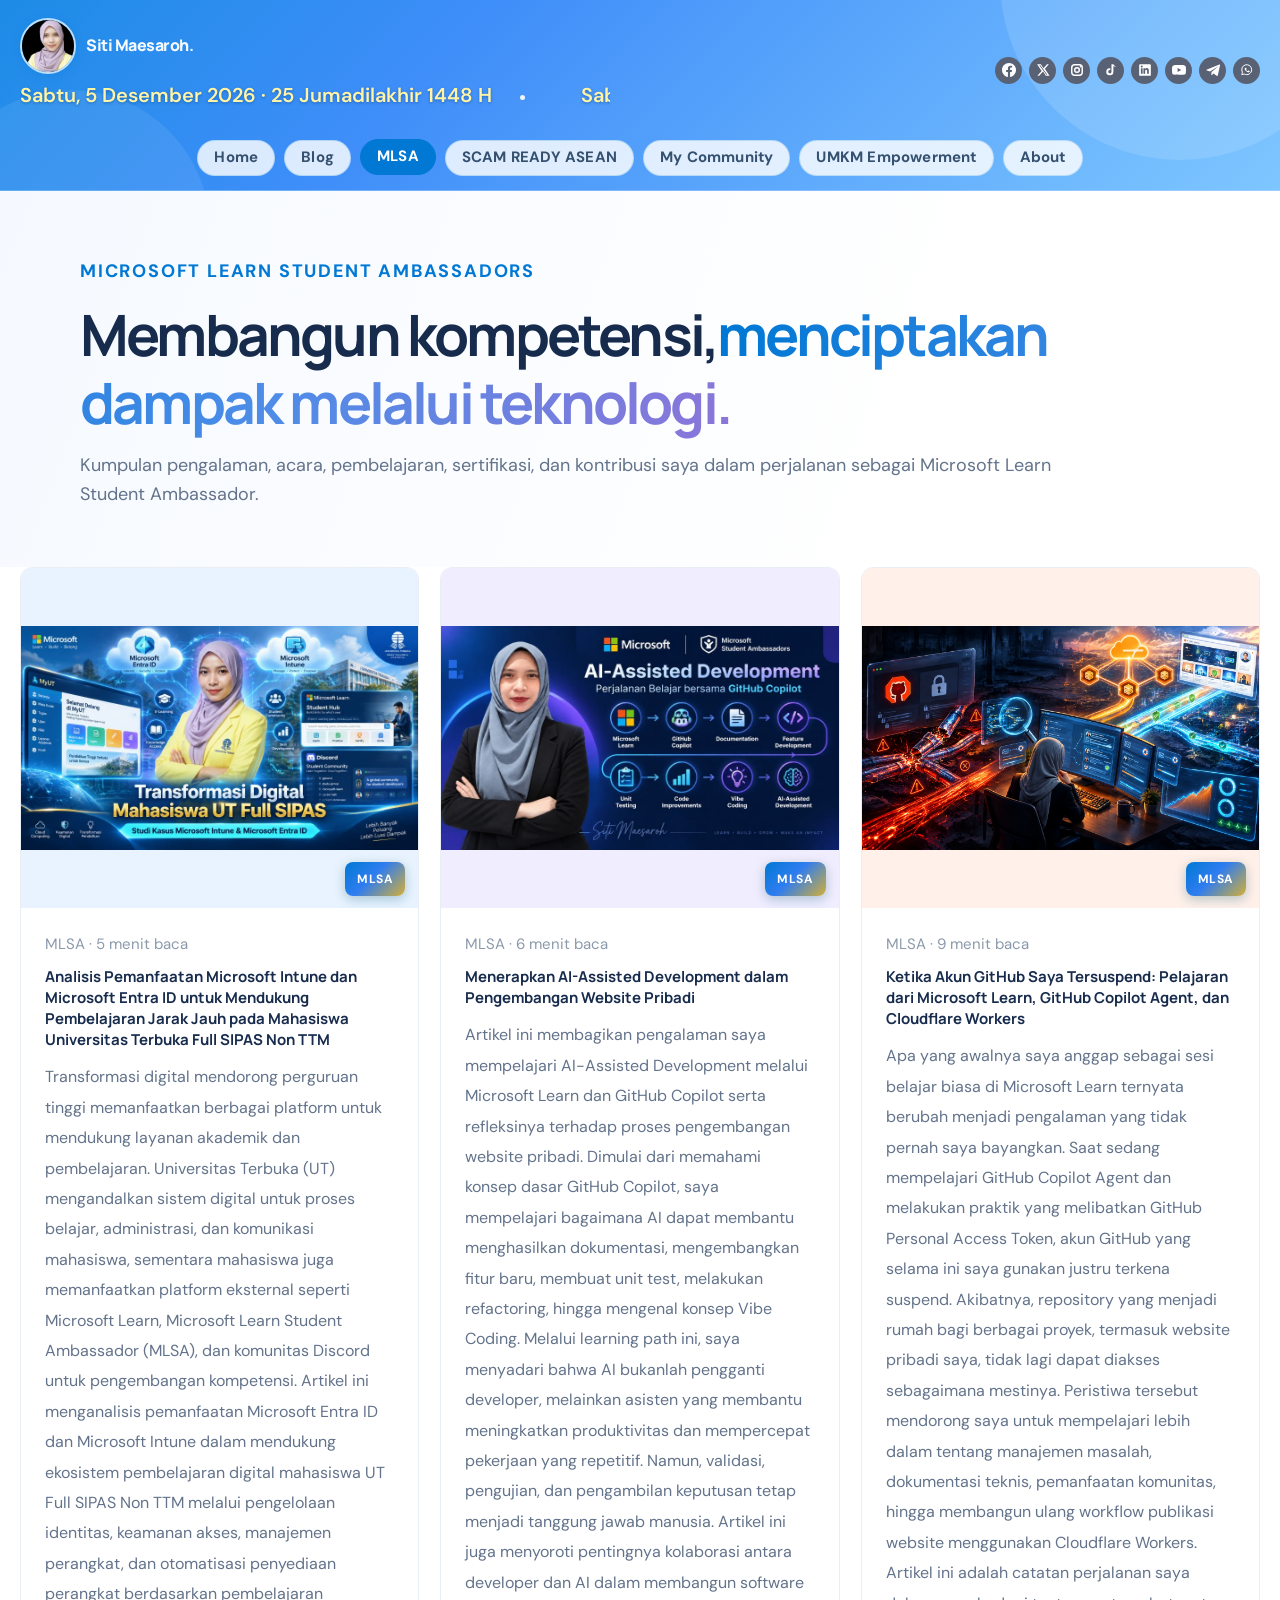
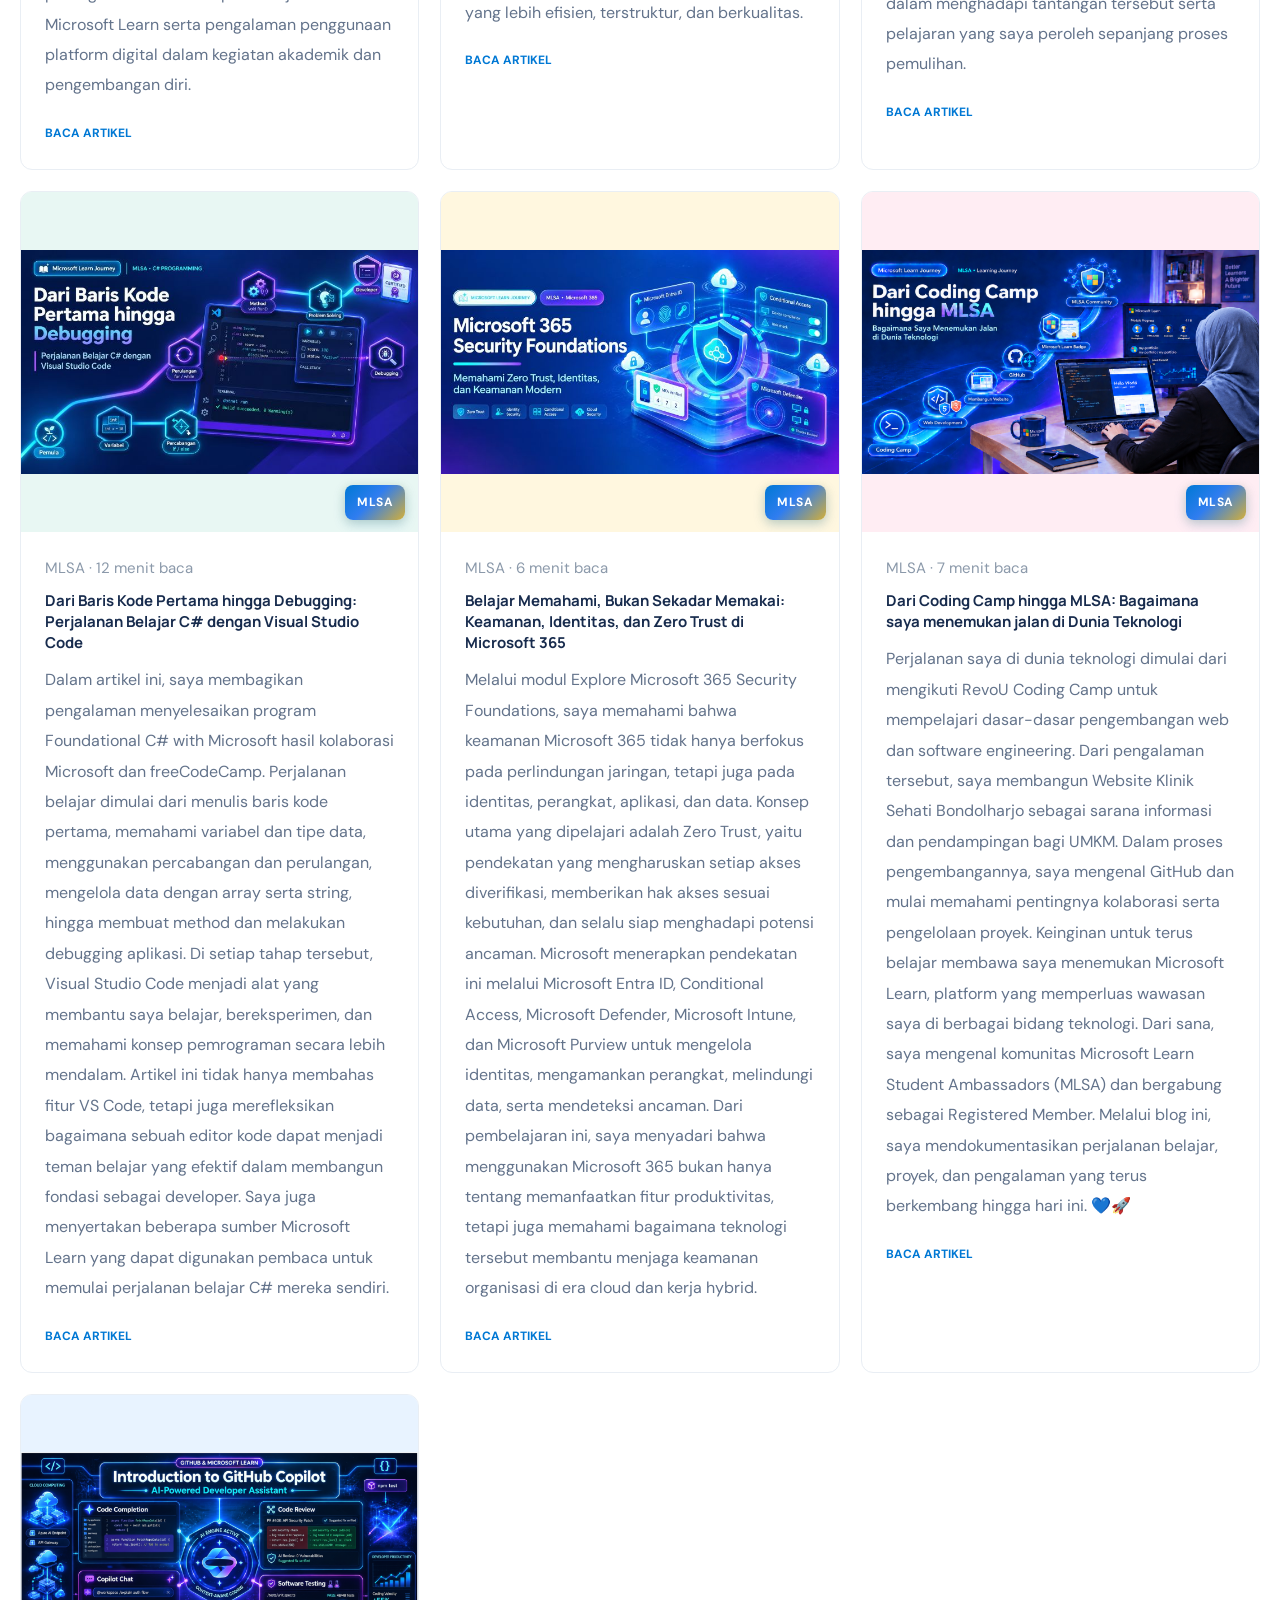
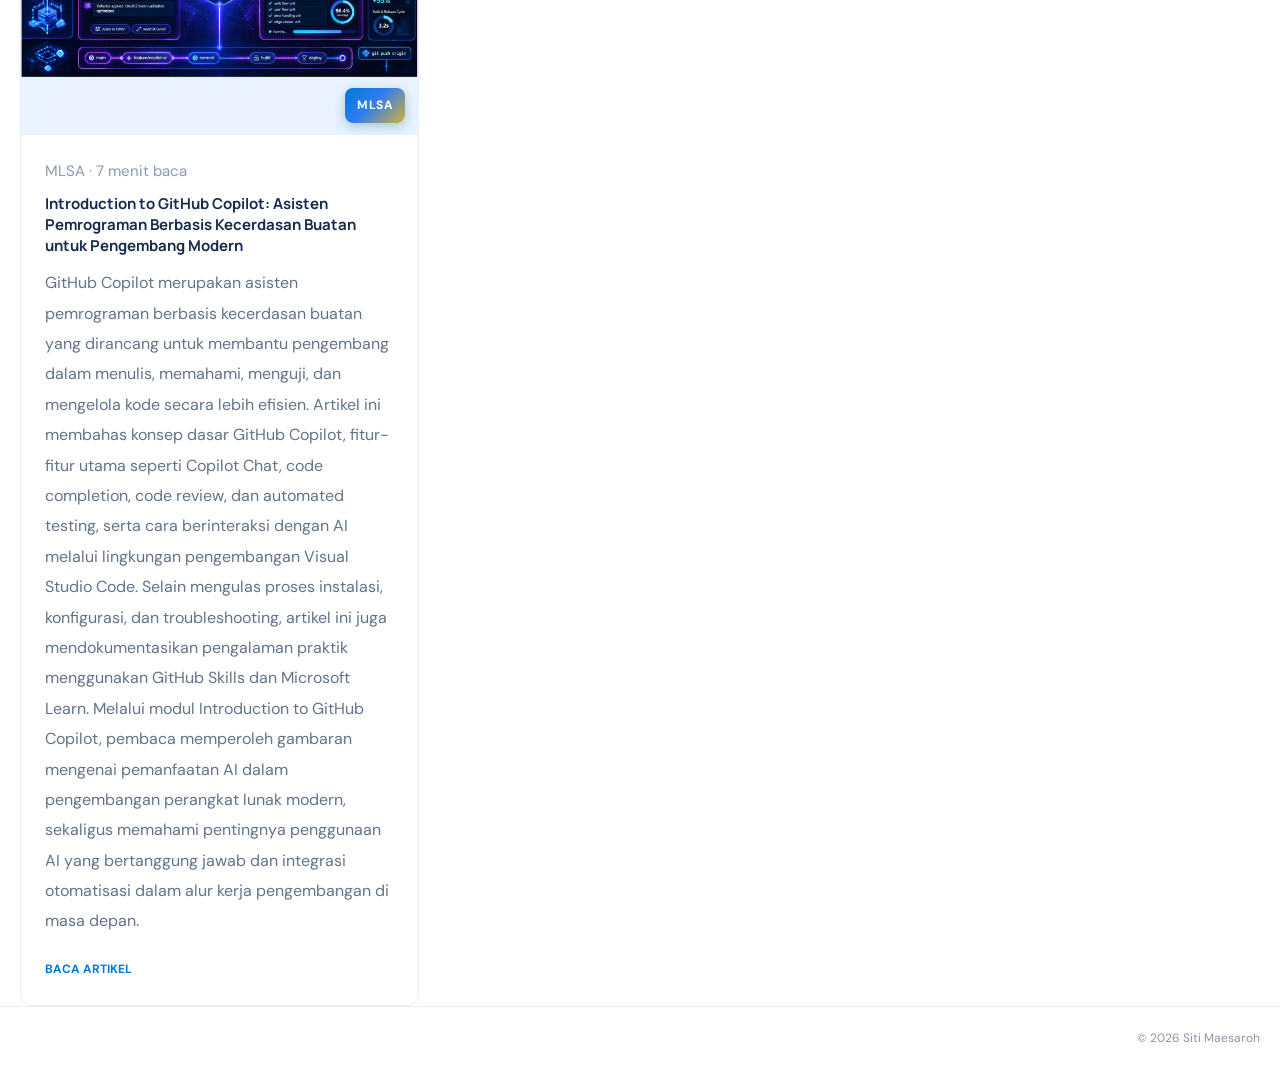
<file: mlsa.html>
<!DOCTYPE html>
<html lang="id">
<head>
  <meta charset="UTF-8">
  <meta name="viewport" content="width=device-width, initial-scale=1.0">
  <meta name="description" content="Artikel tentang Microsoft Learn, web development, AI, dan perjalanan belajar teknologi Siti Maesaroh.">
  <title>MLSA — Siti Maesaroh</title>
  <script type="text/javascript">
    (function(c,l,a,r,i,t,y){
        c[a]=c[a]||function(){(c[a].q=c[a].q||[]).push(arguments)};
        t=l.createElement(r);t.async=1;t.src="https://www.clarity.ms/tag/"+i;
        y=l.getElementsByTagName(r)[0];y.parentNode.insertBefore(t,y);
    })(window, document, "clarity", "script", "yvsveyo0hm");
</script>
  <link rel="preconnect" href="https://fonts.googleapis.com">
  <link rel="preconnect" href="https://fonts.gstatic.com" crossorigin>
  <link href="https://fonts.googleapis.com/css2?family=DM+Sans:wght@400;500;600;700&family=Manrope:wght@400;500;600;700;800&display=swap" rel="stylesheet">
  <link rel="stylesheet" href="assets/css/styles.css">
  <script src="assets/js/article-public.js?v=3" defer></script>
  <script src="assets/js/main.js" defer></script>
</head>
<body>
  <a class="skip-link" href="#main-content">Lewati ke konten utama</a>
  <header class="site-header"><div class="container nav-wrap profile-strip">
    <div class="profile-block">
      <div class="profile-meta">
        <a class="brand" href="index.html" aria-label="Siti Maesaroh — halaman beranda"><span class="brand-photo"><img src="assets/images/profil.black.png" alt=""></span><span>Siti Maesaroh<span class="brand-dot">.</span></span></a>
      </div>
      <div class="date-ticker header-ticker" aria-label="Hari dan tanggal lokal">
        <div class="date-ticker-track">
          <span data-local-date></span>
          <span data-local-date-copy aria-hidden="true"></span>
        </div>
      </div>
    </div>
    
    <div class="header-tools">
      <div class="header-share" aria-label="Media sosial">
        <a class="share-link" href="#" data-platform="facebook" target="_blank" rel="noopener noreferrer" aria-label="Bagikan ke Facebook"><svg viewBox="0 0 24 24" aria-hidden="true" focusable="false"><path d="M24 12.073C24 5.405 18.627 0 12 0S0 5.405 0 12.073C0 18.1 4.388 23.176 10.125 24v-8.438H7.078v-3.49h3.047V9.41c0-3.025 1.792-4.696 4.533-4.696 1.312 0 2.686.236 2.686.236v2.97h-1.513c-1.49 0-1.956.93-1.956 1.884v2.267h3.328l-.532 3.49h-2.796V24C19.612 23.176 24 18.1 24 12.073z"/></svg></a>
        <a class="share-link" href="#" data-platform="x" target="_blank" rel="noopener noreferrer" aria-label="Bagikan ke X"><svg viewBox="0 0 24 24" aria-hidden="true" focusable="false"><path d="M18.9 2H22l-6.8 7.8L23.2 22h-6.3l-4.9-7.4L5.5 22H2.4l7.3-8.4L1.9 2h6.5l4.4 6.8L18.9 2zm-1.1 18h1.7L7.4 3.9H5.6L17.8 20z"/></svg></a>
        <a class="share-link" href="#" data-platform="instagram" target="_blank" rel="noopener noreferrer" aria-label="Buka Instagram"><svg viewBox="0 0 24 24" aria-hidden="true" focusable="false"><rect x="3" y="3" width="18" height="18" rx="5" fill="none" stroke="currentColor" stroke-width="2.5"/><circle cx="12" cy="12" r="4" fill="none" stroke="currentColor" stroke-width="2.5"/><circle cx="18" cy="6.5" r="1.4"/></svg></a>
        <a class="share-link" href="#" data-platform="tiktok" target="_blank" rel="noopener noreferrer" aria-label="Buka TikTok"><svg viewBox="0 0 24 24" aria-hidden="true" focusable="false"><path d="M19.6 6.4a5.8 5.8 0 0 1-3.5-1.2V15a6.1 6.1 0 1 1-5.3-6v3.3a2.8 2.8 0 1 0 2 2.7V2h3.3a5.8 5.8 0 0 0 3.5 3.3v1.1z"/></svg></a>
        <a class="share-link" href="#" data-platform="linkedin" target="_blank" rel="noopener noreferrer" aria-label="Bagikan ke LinkedIn"><svg viewBox="0 0 24 24" aria-hidden="true" focusable="false"><path d="M20.45 2H3.55C2.69 2 2 2.68 2 3.52v16.96c0 .84.69 1.52 1.55 1.52h16.9c.86 0 1.55-.68 1.55-1.52V3.52c0-.84-.69-1.52-1.55-1.52zM7.93 18.56H4.96V9h2.97v9.56zM6.45 7.7a1.72 1.72 0 1 1 0-3.44 1.72 1.72 0 0 1 0 3.44zm12.1 10.86h-2.96v-4.65c0-1.11-.02-2.53-1.54-2.53-1.54 0-1.78 1.2-1.78 2.45v4.73H9.3V9h2.85v1.31h.04a3.12 3.12 0 0 1 2.8-1.54c2.99 0 3.56 1.97 3.56 4.53v5.26z"/></svg></a>
        <a class="share-link" href="#" data-platform="youtube" target="_blank" rel="noopener noreferrer" aria-label="Buka YouTube"><svg viewBox="0 0 24 24" aria-hidden="true" focusable="false"><path d="M23.5 6.2a3 3 0 0 0-2.1-2.1C19.5 3.6 12 3.6 12 3.6s-7.5 0-9.4.5A3 3 0 0 0 .5 6.2 31 31 0 0 0 0 12a31 31 0 0 0 .5 5.8 3 3 0 0 0 2.1 2.1c1.9.5 9.4.5 9.4.5s7.5 0 9.4-.5a3 3 0 0 0 2.1-2.1A31 31 0 0 0 24 12a31 31 0 0 0-.5-5.8zM9.6 15.6V8.4l6.3 3.6-6.3 3.6z"/></svg></a>
        <a class="share-link" href="#" data-platform="telegram" target="_blank" rel="noopener noreferrer" aria-label="Bagikan ke Telegram"><svg viewBox="0 0 24 24" aria-hidden="true" focusable="false"><path d="M23.9 4.6 20.3 21c-.3 1.2-1 1.5-2 .9l-5.5-4-2.7 2.6c-.3.3-.5.5-1 .5l.4-5.6L19.7 7c.4-.4-.1-.6-.6-.2L6.9 14.5l-5.4-1.7c-1.2-.4-1.2-1.2.3-1.8L22.9 2.6c1-.4 1.8.2 1 2z"/></svg></a>
        <a class="share-link" href="#" data-platform="whatsapp" target="_blank" rel="noopener noreferrer" aria-label="Bagikan ke WhatsApp"><svg viewBox="0 0 24 24" aria-hidden="true" focusable="false"><path d="M20 11.5a8.5 8.5 0 0 1-12.6 7.4L3 20l1.2-4.2A8.5 8.5 0 1 1 20 11.5Z" fill="none" stroke="currentColor" stroke-width="1.7"/><path d="M9 8.5c.2-.4.4-.4.7-.4h.5c.2 0 .4.1.5.4l.6 1.5c.1.3.1.5-.1.7l-.5.6c-.2.2-.2.4 0 .7.5.8 1.2 1.5 2.1 1.9.3.1.5.1.7-.1l.7-.8c.2-.2.4-.2.7-.1l1.4.7c.3.1.4.3.4.5 0 .5-.3 1.2-.8 1.5-.5.4-1.2.6-2.2.3-1.2-.4-2.4-1.1-3.5-2.1-1.1-1.1-1.8-2.3-2.1-3.3-.3-.9 0-1.6.3-2z"/></svg></a>
      </div>
    </div>
  </div>
 <nav class="site-nav container" aria-label="Navigasi utama">
    <a href="index.html">Home</a>
    <a href="blog.html">Blog</a>
    <a href="mlsa.html" aria-current="page">MLSA</a>
    <a href="scam-ready-asean.html">SCAM READY ASEAN</a>
    <a href="community.html">My Community</a>
    <a href="umkm.html">UMKM Empowerment</a>
    <a href="about.html">About</a>
</nav>
</header>

  <main id="main-content">

    <section class="page-hero page-hero-compact">

  <div class="container page-hero-inner">
    <p class="eyebrow">MICROSOFT LEARN STUDENT AMBASSADORS</p>

    <h1>Membangun kompetensi,<span class="text-gradient">menciptakan dampak melalui teknologi.</span></h1>

    <p>
      Kumpulan pengalaman, acara, pembelajaran, sertifikasi,
      dan kontribusi saya dalam perjalanan sebagai Microsoft Learn Student Ambassador.
    </p>
   </div>
    </section>

    <section class="mlsa-posts">
  <div class="container">

    <div class="article-grid blog-grid" id="article-list"></div>

    <p class="empty-state"
   id="empty-state"
   hidden>
   Belum ada artikel MLSA.
</p>

  </div>
</section>
  </main>

  <footer class="site-footer"><div class="container footer-inner"><span class="copyright">© <span data-current-year>2026</span> Siti Maesaroh</span></div></footer>
</body>
</html>
</file>
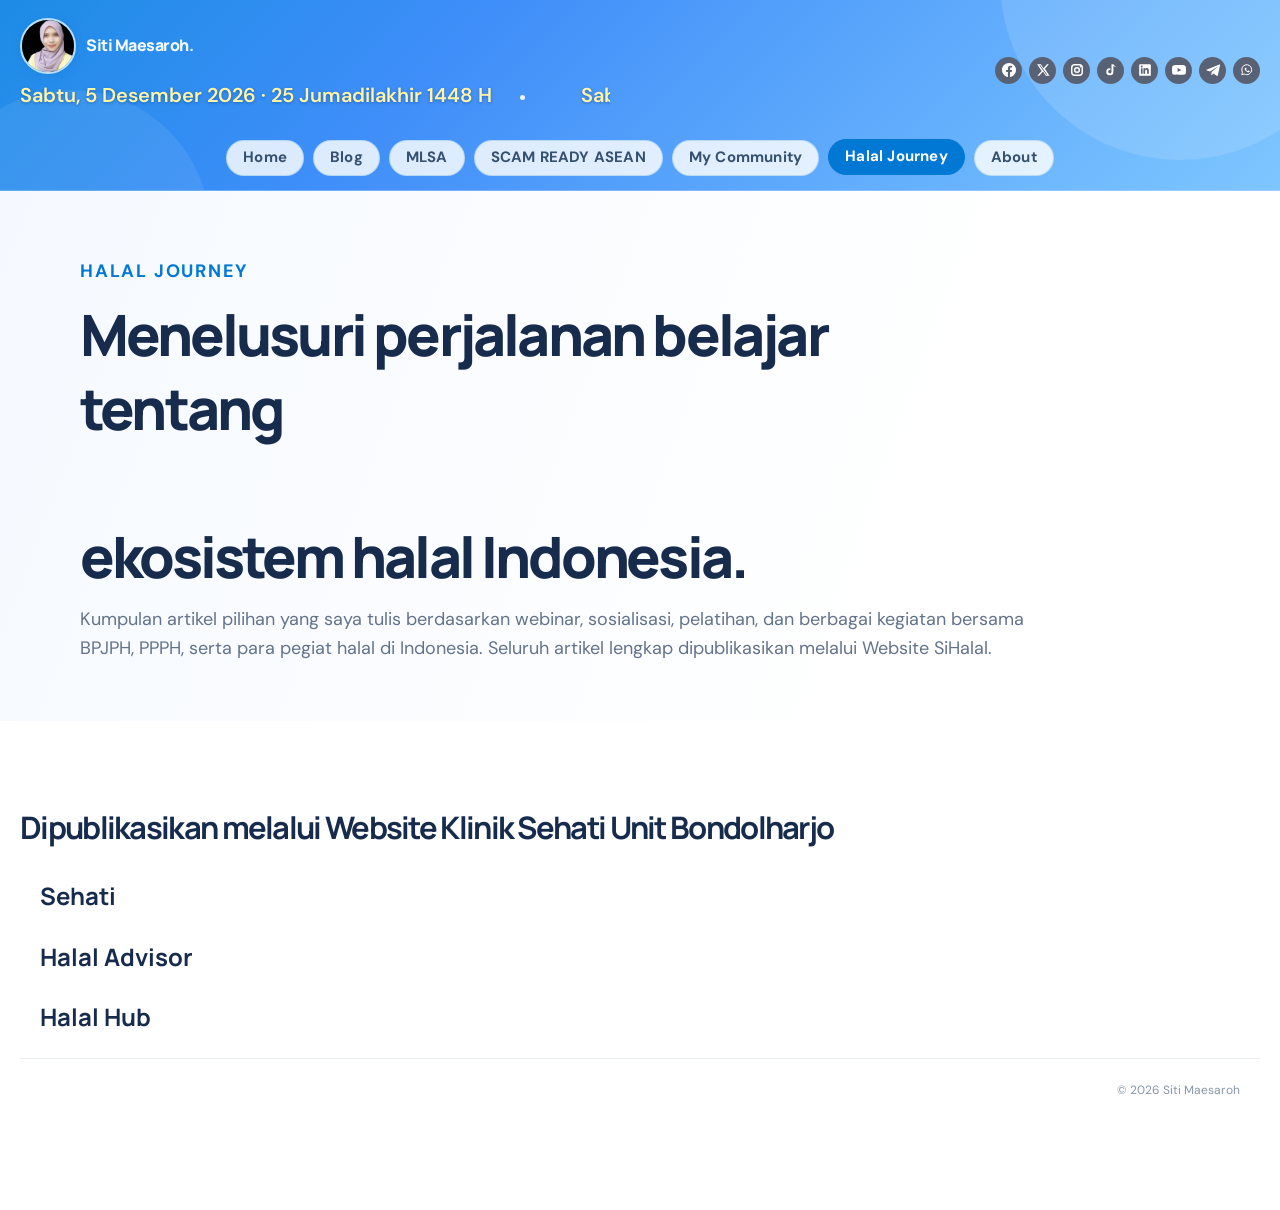
<file: projects.html>
<!DOCTYPE html>
<html lang="id">
<head>
  <meta charset="UTF-8">
  <meta name="viewport" content="width=device-width, initial-scale=1.0">
  <meta name="description" content="Halal Journey berisi artikel pilihan seputar ekosistem halal Indonesia yang dipublikasikan melalui website SiHalal.">
  <title>Halal Journey — Siti Maesaroh</title>
  <script type="text/javascript">
    (function(c,l,a,r,i,t,y){
        c[a]=c[a]||function(){(c[a].q=c[a].q||[]).push(arguments)};
        t=l.createElement(r);t.async=1;t.src="https://www.clarity.ms/tag/"+i;
        y=l.getElementsByTagName(r)[0];y.parentNode.insertBefore(t,y);
    })(window, document, "clarity", "script", "yvsveyo0hm");
</script>
  <link rel="preconnect" href="https://fonts.googleapis.com">
  <link rel="preconnect" href="https://fonts.gstatic.com" crossorigin>
  <link href="https://fonts.googleapis.com/css2?family=DM+Sans:wght@400;500;600;700&family=Manrope:wght@400;500;600;700;800&display=swap" rel="stylesheet">
  <link rel="stylesheet" href="assets/css/styles.css">
  <script src="assets/js/main.js" defer></script>
</head>

<body class="project-page">
  <a class="skip-link" href="#main-content">Lewati ke konten utama</a>
  <header class="site-header"><div class="container nav-wrap profile-strip">
    <div class="profile-block">
      <div class="profile-meta">
        <a class="brand" href="index.html" aria-label="Siti Maesaroh — halaman beranda"><span class="brand-photo"><img src="assets/images/profil.black.png" alt=""></span><span>Siti Maesaroh<span class="brand-dot">.</span></span></a>
      </div>
      <div class="date-ticker header-ticker" aria-label="Hari dan tanggal lokal">
        <div class="date-ticker-track">
          <span data-local-date></span>
          <span data-local-date-copy aria-hidden="true"></span>
        </div>
      </div>
    </div>

    <div class="header-tools">
      <div class="header-share" aria-label="Media sosial">
        <a class="share-link" href="#" data-platform="facebook" target="_blank" rel="noopener noreferrer" aria-label="Bagikan ke Facebook"><svg viewBox="0 0 24 24" aria-hidden="true" focusable="false"><path d="M24 12.073C24 5.405 18.627 0 12 0S0 5.405 0 12.073C0 18.1 4.388 23.176 10.125 24v-8.438H7.078v-3.49h3.047V9.41c0-3.025 1.792-4.696 4.533-4.696 1.312 0 2.686.236 2.686.236v2.97h-1.513c-1.49 0-1.956.93-1.956 1.884v2.267h3.328l-.532 3.49h-2.796V24C19.612 23.176 24 18.1 24 12.073z"/></svg></a>
        <a class="share-link" href="#" data-platform="x" target="_blank" rel="noopener noreferrer" aria-label="Bagikan ke X"><svg viewBox="0 0 24 24" aria-hidden="true" focusable="false"><path d="M18.9 2H22l-6.8 7.8L23.2 22h-6.3l-4.9-7.4L5.5 22H2.4l7.3-8.4L1.9 2h6.5l4.4 6.8L18.9 2zm-1.1 18h1.7L7.4 3.9H5.6L17.8 20z"/></svg></a>
        <a class="share-link" href="#" data-platform="instagram" target="_blank" rel="noopener noreferrer" aria-label="Buka Instagram"><svg viewBox="0 0 24 24" aria-hidden="true" focusable="false"><rect x="3" y="3" width="18" height="18" rx="5" fill="none" stroke="currentColor" stroke-width="2.5"/><circle cx="12" cy="12" r="4" fill="none" stroke="currentColor" stroke-width="2.5"/><circle cx="18" cy="6.5" r="1.4"/></svg></a>
        <a class="share-link" href="#" data-platform="tiktok" target="_blank" rel="noopener noreferrer" aria-label="Buka TikTok"><svg viewBox="0 0 24 24" aria-hidden="true" focusable="false"><path d="M19.6 6.4a5.8 5.8 0 0 1-3.5-1.2V15a6.1 6.1 0 1 1-5.3-6v3.3a2.8 2.8 0 1 0 2 2.7V2h3.3a5.8 5.8 0 0 0 3.5 3.3v1.1z"/></svg></a>
        <a class="share-link" href="#" data-platform="linkedin" target="_blank" rel="noopener noreferrer" aria-label="Bagikan ke LinkedIn"><svg viewBox="0 0 24 24" aria-hidden="true" focusable="false"><path d="M20.45 2H3.55C2.69 2 2 2.68 2 3.52v16.96c0 .84.69 1.52 1.55 1.52h16.9c.86 0 1.55-.68 1.55-1.52V3.52c0-.84-.69-1.52-1.55-1.52zM7.93 18.56H4.96V9h2.97v9.56zM6.45 7.7a1.72 1.72 0 1 1 0-3.44 1.72 1.72 0 0 1 0 3.44zm12.1 10.86h-2.96v-4.65c0-1.11-.02-2.53-1.54-2.53-1.54 0-1.78 1.2-1.78 2.45v4.73H9.3V9h2.85v1.31h.04a3.12 3.12 0 0 1 2.8-1.54c2.99 0 3.56 1.97 3.56 4.53v5.26z"/></svg></a>
        <a class="share-link" href="#" data-platform="youtube" target="_blank" rel="noopener noreferrer" aria-label="Buka YouTube"><svg viewBox="0 0 24 24" aria-hidden="true" focusable="false"><path d="M23.5 6.2a3 3 0 0 0-2.1-2.1C19.5 3.6 12 3.6 12 3.6s-7.5 0-9.4.5A3 3 0 0 0 .5 6.2 31 31 0 0 0 0 12a31 31 0 0 0 .5 5.8 3 3 0 0 0 2.1 2.1c1.9.5 9.4.5 9.4.5s7.5 0 9.4-.5a3 3 0 0 0 2.1-2.1A31 31 0 0 0 24 12a31 31 0 0 0-.5-5.8zM9.6 15.6V8.4l6.3 3.6-6.3 3.6z"/></svg></a>
        <a class="share-link" href="#" data-platform="telegram" target="_blank" rel="noopener noreferrer" aria-label="Bagikan ke Telegram"><svg viewBox="0 0 24 24" aria-hidden="true" focusable="false"><path d="M23.9 4.6 20.3 21c-.3 1.2-1 1.5-2 .9l-5.5-4-2.7 2.6c-.3.3-.5.5-1 .5l.4-5.6L19.7 7c.4-.4-.1-.6-.6-.2L6.9 14.5l-5.4-1.7c-1.2-.4-1.2-1.2.3-1.8L22.9 2.6c1-.4 1.8.2 1 2z"/></svg></a>
        <a class="share-link" href="#" data-platform="whatsapp" target="_blank" rel="noopener noreferrer" aria-label="Bagikan ke WhatsApp"><svg viewBox="0 0 24 24" aria-hidden="true" focusable="false"><path d="M20 11.5a8.5 8.5 0 0 1-12.6 7.4L3 20l1.2-4.2A8.5 8.5 0 1 1 20 11.5Z" fill="none" stroke="currentColor" stroke-width="1.7"/><path d="M9 8.5c.2-.4.4-.4.7-.4h.5c.2 0 .4.1.5.4l.6 1.5c.1.3.1.5-.1.7l-.5.6c-.2.2-.2.4 0 .7.5.8 1.2 1.5 2.1 1.9.3.1.5.1.7-.1l.7-.8c.2-.2.4-.2.7-.1l1.4.7c.3.1.4.3.4.5 0 .5-.3 1.2-.8 1.5-.5.4-1.2.6-2.2.3-1.2-.4-2.4-1.1-3.5-2.1-1.1-1.1-1.8-2.3-2.1-3.3-.3-.9 0-1.6.3-2z"/></svg></a>
      </div>
    </div>
  </div>
  
  <nav class="site-nav container" aria-label="Navigasi utama">
    <a href="index.html">Home</a>
    <a href="blog.html">Blog</a>
    <a href="mlsa.html">MLSA</a>
    <a href="scam-ready-asean.html">SCAM READY ASEAN</a>
    <a href="community.html">My Community</a>
    <a href="projects.html" aria-current="page">Halal Journey</a>
    <a href="about.html">About</a>
  </nav>
</header>

  <main id="main-content">
     <section class="page-hero page-hero-compact">
       <div class="container page-hero-inner">
        <p class="eyebrow">HALAL JOURNEY</p>
        <h1 class="hero-title">Menelusuri perjalanan belajar<span class="highlight"> tentang</span><br><span class="gradient">ekosistem halal Indonesia.</span></h1>
        <p class="hero-description">
            Kumpulan artikel pilihan yang saya tulis berdasarkan webinar,
            sosialisasi, pelatihan, dan berbagai kegiatan bersama BPJPH,
            PPPH, serta para pegiat halal di Indonesia. Seluruh artikel
            lengkap dipublikasikan melalui Website SiHalal.
        </p>
      </div>
    </section>

    <section class="section projects-section"><div class="container">

      <div class="section-heading notice-banner">
    <h2 class="publish-title">
        Dipublikasikan melalui
        <a href="https://esmap3h-lab.github.io/Official-Page-Klinik-Sehati-Bondolharjo/"
           target="_blank"
           rel="noopener noreferrer">
            Website Klinik Sehati Unit Bondolharjo
        </a>
    </h2>
</div>

      
    <section class="mlsa-posts">
  <div class="container">

<section class="halal-category">
  <h2 class="halal-section-title">
    Sehati
</h2>
    <div
        class="article-grid blog-grid"
        id="sehati-list">
    </div>
</section>

<section class="halal-category">
    <h2 class="halal-section-title">
    Halal Advisor
</h2>
    <div
        class="article-grid blog-grid"
        id="halaladvisor-list">
    </div>
</section>
 
<section class="halal-category">
    <h2 class="halal-section-title">
    Halal Hub
</h2>
    <div
        class="article-grid blog-grid"
        id="halalhub-list">
    </div>
</section>

  </div>
</section>

  <footer class="site-footer"><div class="container footer-inner"><span class="copyright">© <span data-current-year>2026</span> Siti Maesaroh</span></div></footer>
</body>
</html>
</file>
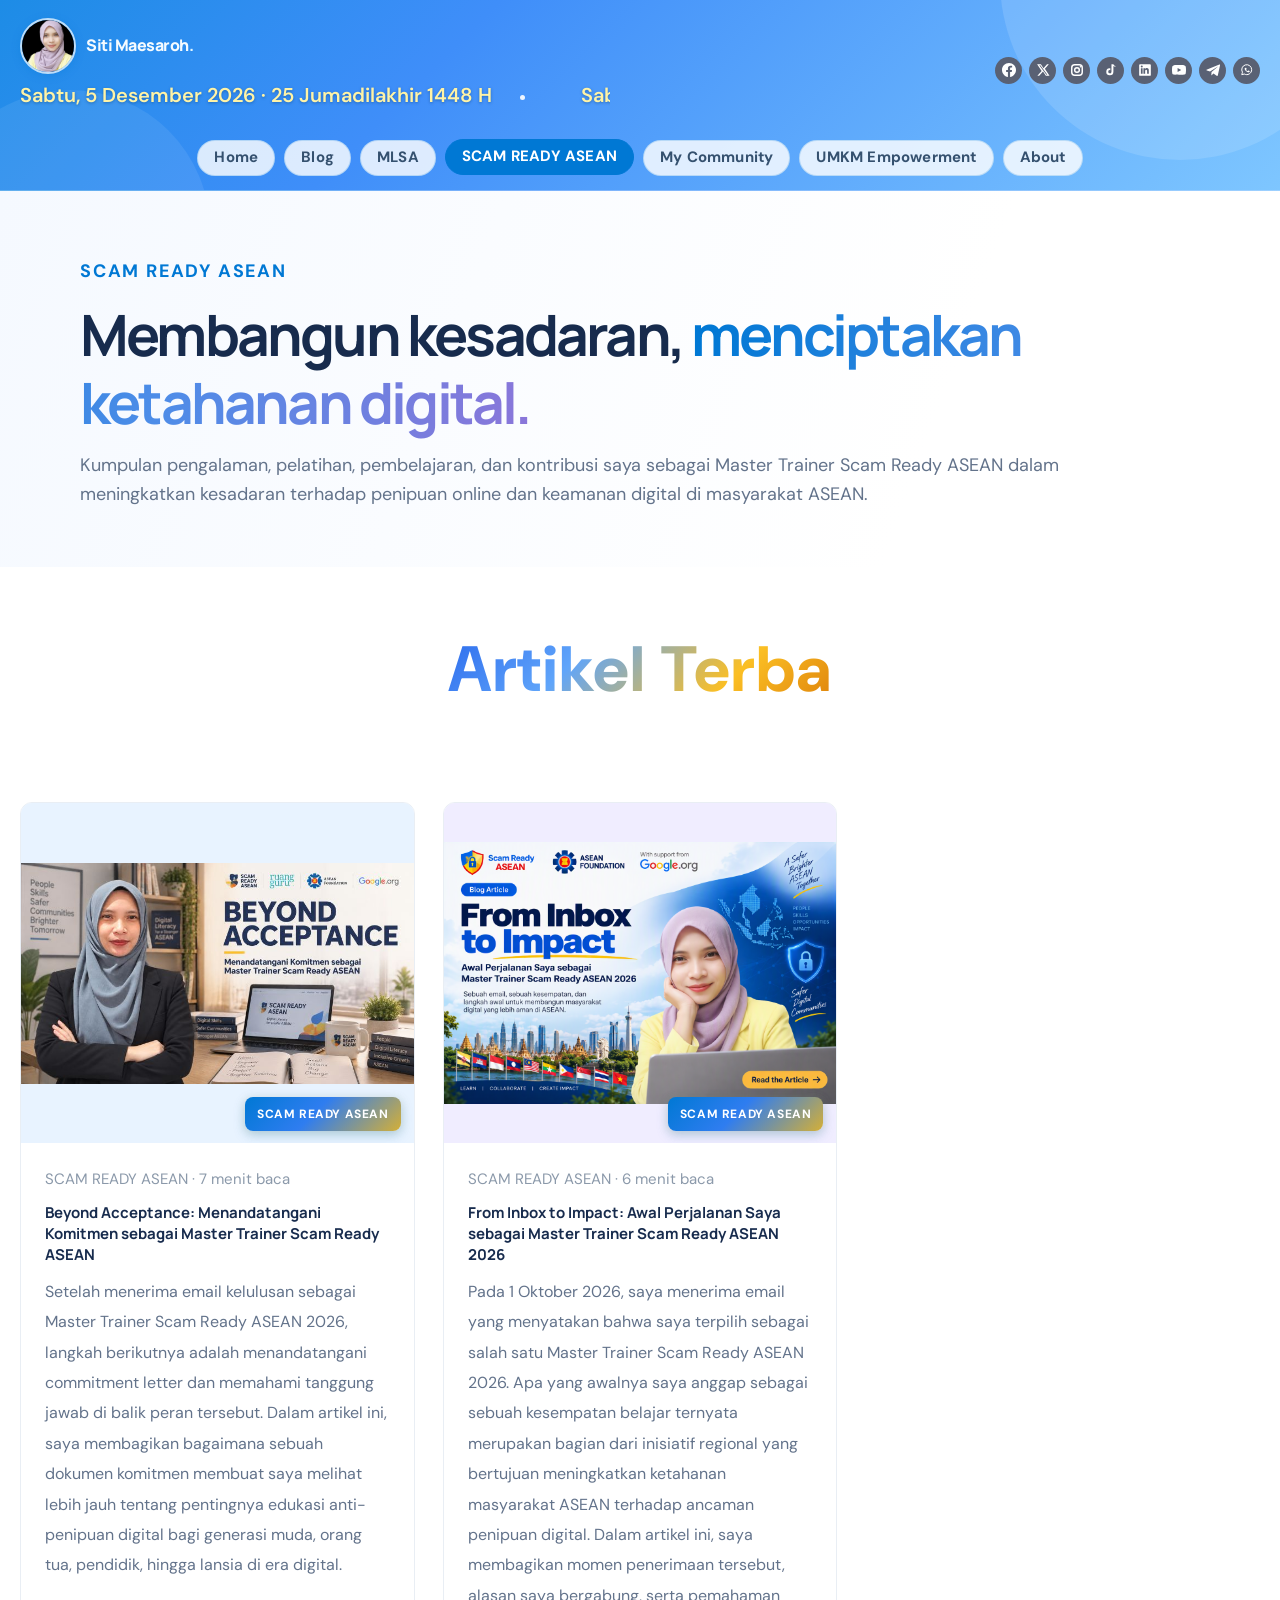
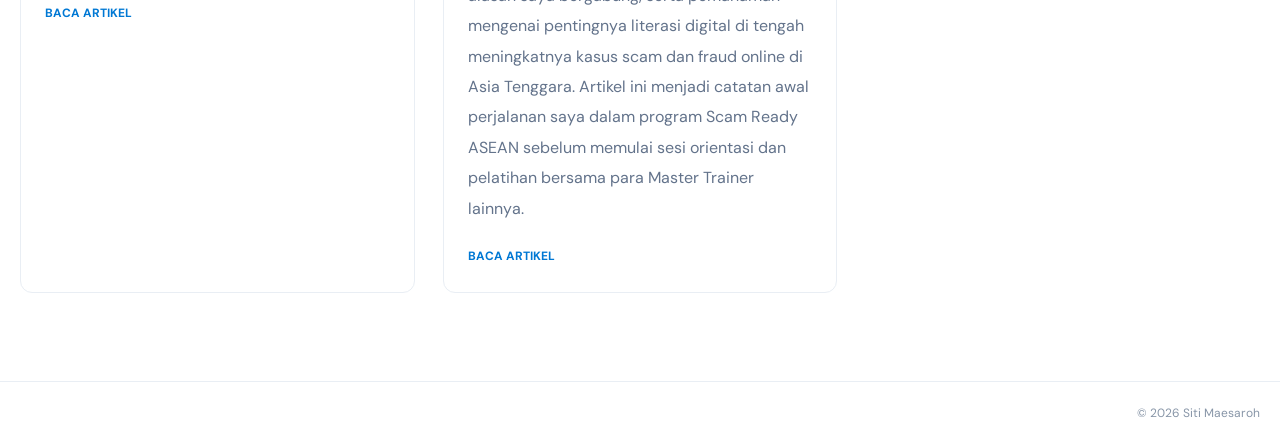
<file: scam-ready-asean.html>
<!DOCTYPE html>
<html lang="id">
<head>
  <meta charset="UTF-8">
  <meta name="viewport" content="width=device-width, initial-scale=1.0">
  <meta name="description" content="Artikel tentang Microsoft Learn, web development, AI, dan perjalanan belajar teknologi Siti Maesaroh.">
  <title>SCAM READY ASEAN — Siti Maesaroh</title>
  <script type="text/javascript">
    (function(c,l,a,r,i,t,y){
        c[a]=c[a]||function(){(c[a].q=c[a].q||[]).push(arguments)};
        t=l.createElement(r);t.async=1;t.src="https://www.clarity.ms/tag/"+i;
        y=l.getElementsByTagName(r)[0];y.parentNode.insertBefore(t,y);
    })(window, document, "clarity", "script", "yvsveyo0hm");
</script>
  <link rel="preconnect" href="https://fonts.googleapis.com">
  <link rel="preconnect" href="https://fonts.gstatic.com" crossorigin>
  <link href="https://fonts.googleapis.com/css2?family=DM+Sans:wght@400;500;600;700&family=Manrope:wght@400;500;600;700;800&display=swap" rel="stylesheet">
  <link rel="stylesheet" href="assets/css/styles.css">
  <script src="assets/js/article-public.js?v=3" defer></script>
  <script src="assets/js/main.js" defer></script>
</head>
<body>
  <a class="skip-link" href="#main-content">Lewati ke konten utama</a>
  <header class="site-header"><div class="container nav-wrap profile-strip">
    <div class="profile-block">
      <div class="profile-meta">
        <a class="brand" href="index.html" aria-label="Siti Maesaroh — halaman beranda"><span class="brand-photo"><img src="assets/images/profil.black.png" alt=""></span><span>Siti Maesaroh<span class="brand-dot">.</span></span></a>
      </div>
      <div class="date-ticker header-ticker" aria-label="Hari dan tanggal lokal">
        <div class="date-ticker-track">
          <span data-local-date></span>
          <span data-local-date-copy aria-hidden="true"></span>
        </div>
      </div>
    </div>
    
    <div class="header-tools">
      <div class="header-share" aria-label="Media sosial">
        <a class="share-link" href="#" data-platform="facebook" target="_blank" rel="noopener noreferrer" aria-label="Bagikan ke Facebook"><svg viewBox="0 0 24 24" aria-hidden="true" focusable="false"><path d="M24 12.073C24 5.405 18.627 0 12 0S0 5.405 0 12.073C0 18.1 4.388 23.176 10.125 24v-8.438H7.078v-3.49h3.047V9.41c0-3.025 1.792-4.696 4.533-4.696 1.312 0 2.686.236 2.686.236v2.97h-1.513c-1.49 0-1.956.93-1.956 1.884v2.267h3.328l-.532 3.49h-2.796V24C19.612 23.176 24 18.1 24 12.073z"/></svg></a>
        <a class="share-link" href="#" data-platform="x" target="_blank" rel="noopener noreferrer" aria-label="Bagikan ke X"><svg viewBox="0 0 24 24" aria-hidden="true" focusable="false"><path d="M18.9 2H22l-6.8 7.8L23.2 22h-6.3l-4.9-7.4L5.5 22H2.4l7.3-8.4L1.9 2h6.5l4.4 6.8L18.9 2zm-1.1 18h1.7L7.4 3.9H5.6L17.8 20z"/></svg></a>
        <a class="share-link" href="#" data-platform="instagram" target="_blank" rel="noopener noreferrer" aria-label="Buka Instagram"><svg viewBox="0 0 24 24" aria-hidden="true" focusable="false"><rect x="3" y="3" width="18" height="18" rx="5" fill="none" stroke="currentColor" stroke-width="2.5"/><circle cx="12" cy="12" r="4" fill="none" stroke="currentColor" stroke-width="2.5"/><circle cx="18" cy="6.5" r="1.4"/></svg></a>
        <a class="share-link" href="#" data-platform="tiktok" target="_blank" rel="noopener noreferrer" aria-label="Buka TikTok"><svg viewBox="0 0 24 24" aria-hidden="true" focusable="false"><path d="M19.6 6.4a5.8 5.8 0 0 1-3.5-1.2V15a6.1 6.1 0 1 1-5.3-6v3.3a2.8 2.8 0 1 0 2 2.7V2h3.3a5.8 5.8 0 0 0 3.5 3.3v1.1z"/></svg></a>
        <a class="share-link" href="#" data-platform="linkedin" target="_blank" rel="noopener noreferrer" aria-label="Bagikan ke LinkedIn"><svg viewBox="0 0 24 24" aria-hidden="true" focusable="false"><path d="M20.45 2H3.55C2.69 2 2 2.68 2 3.52v16.96c0 .84.69 1.52 1.55 1.52h16.9c.86 0 1.55-.68 1.55-1.52V3.52c0-.84-.69-1.52-1.55-1.52zM7.93 18.56H4.96V9h2.97v9.56zM6.45 7.7a1.72 1.72 0 1 1 0-3.44 1.72 1.72 0 0 1 0 3.44zm12.1 10.86h-2.96v-4.65c0-1.11-.02-2.53-1.54-2.53-1.54 0-1.78 1.2-1.78 2.45v4.73H9.3V9h2.85v1.31h.04a3.12 3.12 0 0 1 2.8-1.54c2.99 0 3.56 1.97 3.56 4.53v5.26z"/></svg></a>
        <a class="share-link" href="#" data-platform="youtube" target="_blank" rel="noopener noreferrer" aria-label="Buka YouTube"><svg viewBox="0 0 24 24" aria-hidden="true" focusable="false"><path d="M23.5 6.2a3 3 0 0 0-2.1-2.1C19.5 3.6 12 3.6 12 3.6s-7.5 0-9.4.5A3 3 0 0 0 .5 6.2 31 31 0 0 0 0 12a31 31 0 0 0 .5 5.8 3 3 0 0 0 2.1 2.1c1.9.5 9.4.5 9.4.5s7.5 0 9.4-.5a3 3 0 0 0 2.1-2.1A31 31 0 0 0 24 12a31 31 0 0 0-.5-5.8zM9.6 15.6V8.4l6.3 3.6-6.3 3.6z"/></svg></a>
        <a class="share-link" href="#" data-platform="telegram" target="_blank" rel="noopener noreferrer" aria-label="Bagikan ke Telegram"><svg viewBox="0 0 24 24" aria-hidden="true" focusable="false"><path d="M23.9 4.6 20.3 21c-.3 1.2-1 1.5-2 .9l-5.5-4-2.7 2.6c-.3.3-.5.5-1 .5l.4-5.6L19.7 7c.4-.4-.1-.6-.6-.2L6.9 14.5l-5.4-1.7c-1.2-.4-1.2-1.2.3-1.8L22.9 2.6c1-.4 1.8.2 1 2z"/></svg></a>
        <a class="share-link" href="#" data-platform="whatsapp" target="_blank" rel="noopener noreferrer" aria-label="Bagikan ke WhatsApp"><svg viewBox="0 0 24 24" aria-hidden="true" focusable="false"><path d="M20 11.5a8.5 8.5 0 0 1-12.6 7.4L3 20l1.2-4.2A8.5 8.5 0 1 1 20 11.5Z" fill="none" stroke="currentColor" stroke-width="1.7"/><path d="M9 8.5c.2-.4.4-.4.7-.4h.5c.2 0 .4.1.5.4l.6 1.5c.1.3.1.5-.1.7l-.5.6c-.2.2-.2.4 0 .7.5.8 1.2 1.5 2.1 1.9.3.1.5.1.7-.1l.7-.8c.2-.2.4-.2.7-.1l1.4.7c.3.1.4.3.4.5 0 .5-.3 1.2-.8 1.5-.5.4-1.2.6-2.2.3-1.2-.4-2.4-1.1-3.5-2.1-1.1-1.1-1.8-2.3-2.1-3.3-.3-.9 0-1.6.3-2z"/></svg></a>
      </div>
    </div>
  </div>

 <nav class="site-nav container" aria-label="Navigasi utama">
    <a href="index.html">Home</a>
    <a href="blog.html">Blog</a>
    <a href="mlsa.html">MLSA</a>
    <a href="scam-ready-asean.html" aria-current="page">SCAM READY ASEAN</a>
    <a href="community.html">My Community</a>
    <a href="umkm.html">UMKM Empowerment</a>
    <a href="about.html">About</a>
</nav>

</header>
  <main id="main-content">
    <section class="page-hero page-hero-compact">
  <div class="container page-hero-inner">
    <p class="eyebrow">SCAM READY ASEAN</p>

<h1>
  Membangun kesadaran,
  <span class="text-gradient">menciptakan ketahanan digital.</span>
</h1>

<p>
  Kumpulan pengalaman, pelatihan, pembelajaran, dan kontribusi saya sebagai
  Master Trainer Scam Ready ASEAN dalam meningkatkan kesadaran terhadap
  penipuan online dan keamanan digital di masyarakat ASEAN.
</p>

   </div>
    </section>

    <section class="section blog-section"><div class="container">
      <div class="blog-toolbar" id="blog-toolbar">
    <div>
        <p class="section-title-large" id="typing-title"></p>
      </div>
    </div>

<div class="article-grid blog-grid" id="article-list"></div>

</div>
    </div>
</section>
  </main>
  <footer class="site-footer"><div class="container footer-inner"><span class="copyright">© <span data-current-year>2026</span> Siti Maesaroh</span></div></footer>
</body>
</html>
</file>
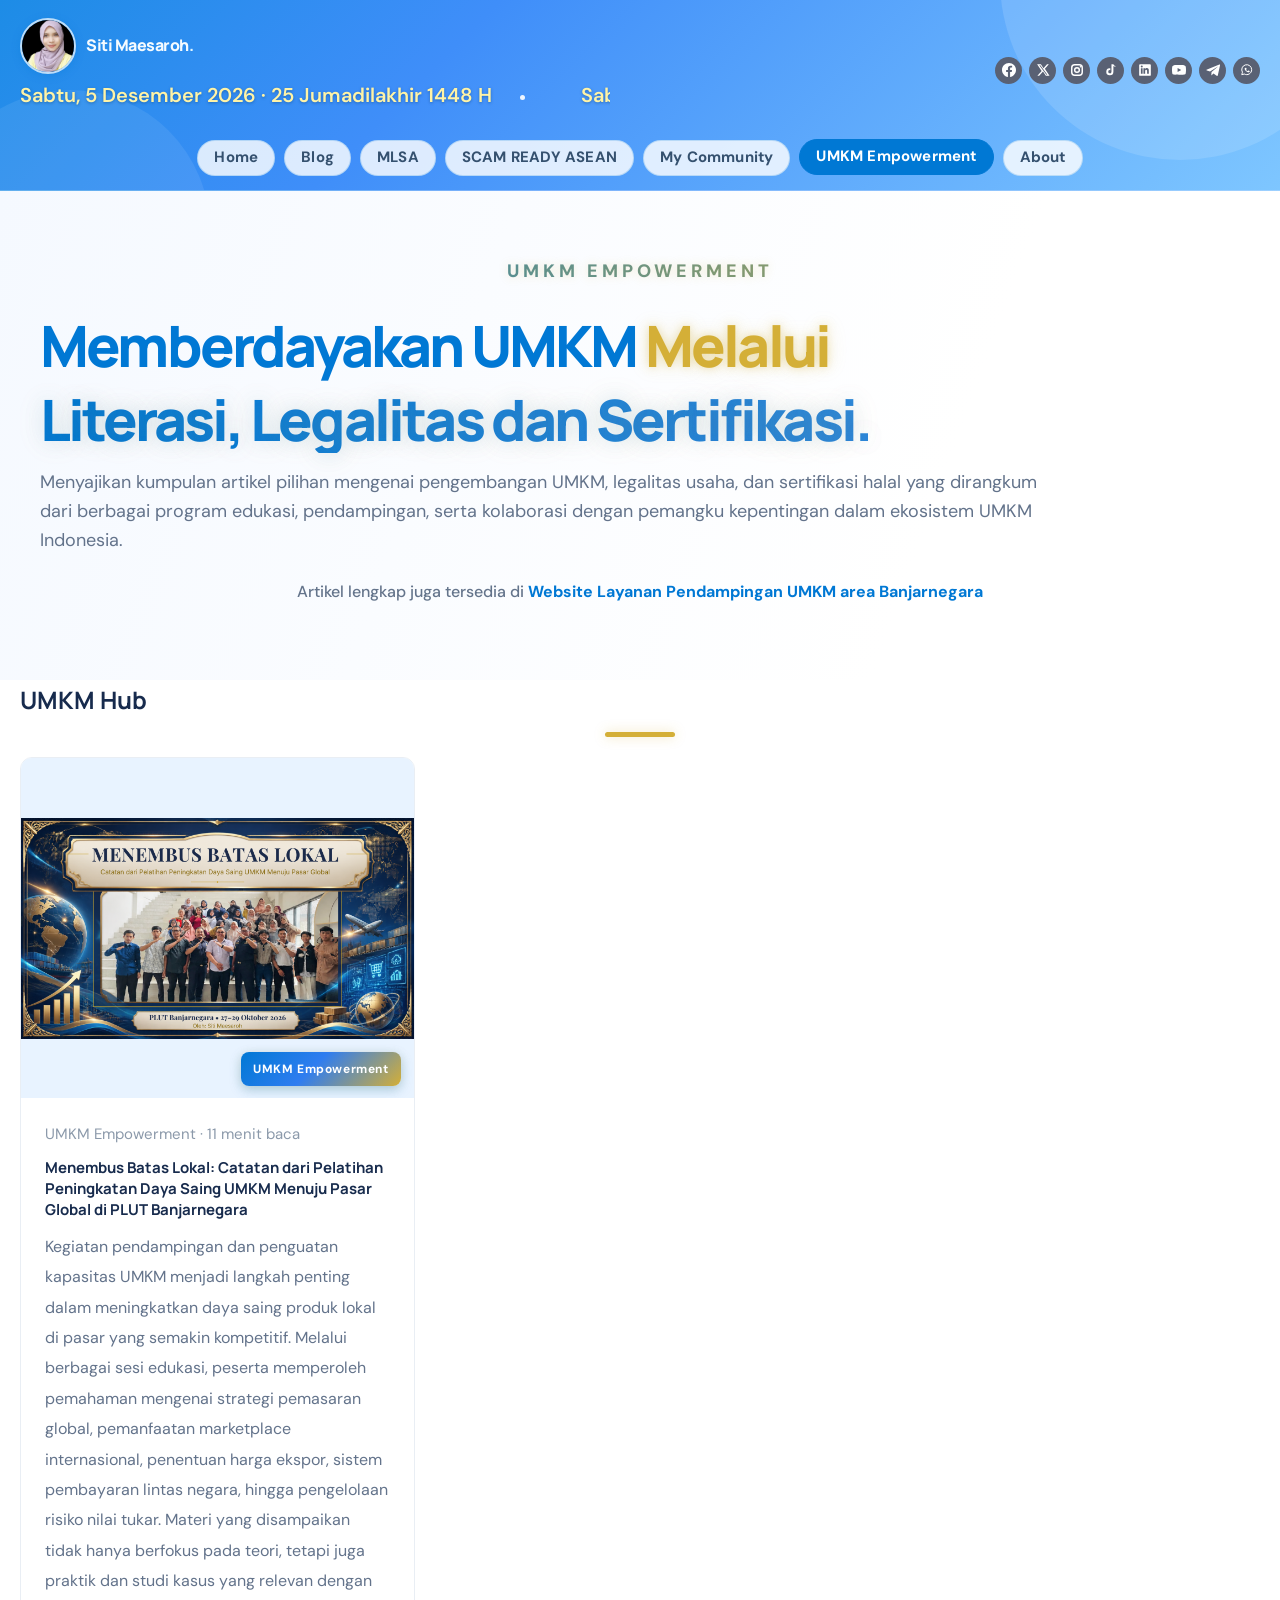
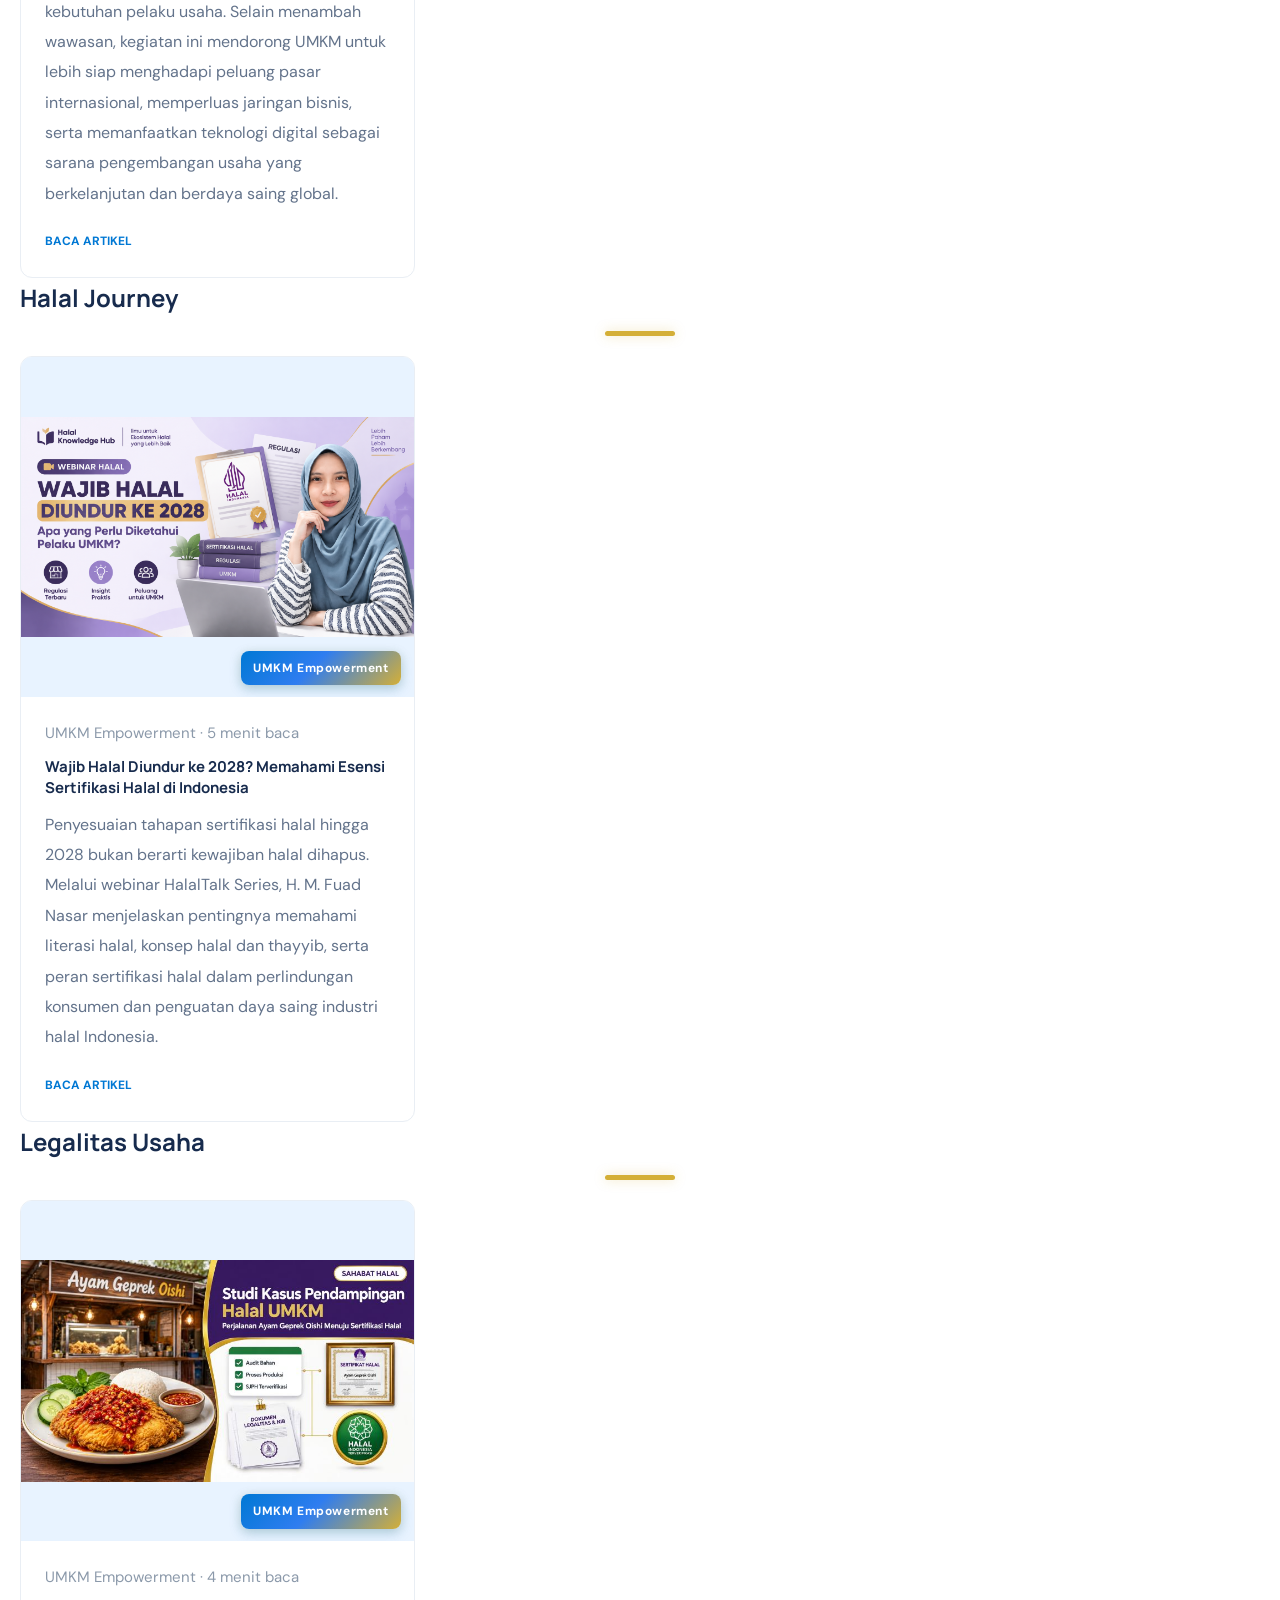
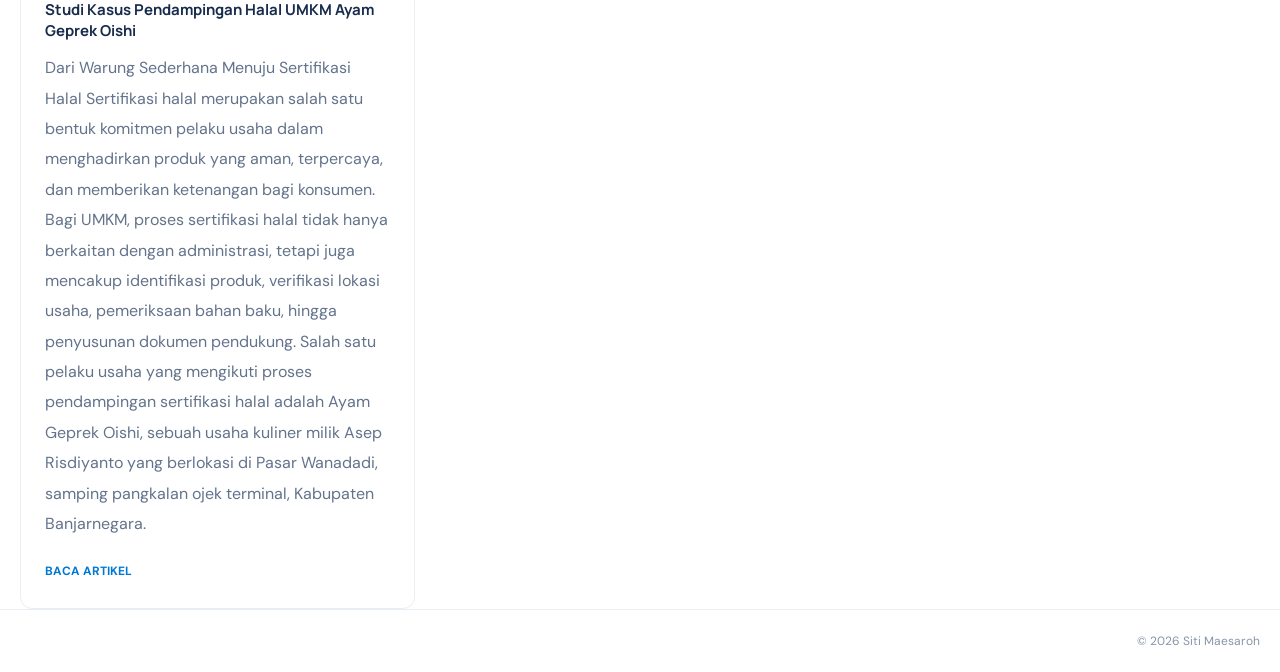
<file: umkm.html>
<!DOCTYPE html>
<html lang="id">
<head>
  <meta charset="UTF-8">
  <meta name="viewport" content="width=device-width, initial-scale=1.0">
  <meta name="description" content="UMKM Empowerment berisi artikel pilihan seputar Ekosistem UMKM di Indonesia yang juga dipublikasikan melalui Website Klinik SEHATI Unit Bondolharjo.">
  <title>UMKM Empowerment — Siti Maesaroh</title>
  <script type="text/javascript">
    (function(c,l,a,r,i,t,y){
        c[a]=c[a]||function(){(c[a].q=c[a].q||[]).push(arguments)};
        t=l.createElement(r);t.async=1;t.src="https://www.clarity.ms/tag/"+i;
        y=l.getElementsByTagName(r)[0];y.parentNode.insertBefore(t,y);
    })(window, document, "clarity", "script", "yvsveyo0hm");
</script>
  <link rel="preconnect" href="https://fonts.googleapis.com">
  <link rel="preconnect" href="https://fonts.gstatic.com" crossorigin>
  <link href="https://fonts.googleapis.com/css2?family=DM+Sans:wght@400;500;600;700&family=Manrope:wght@400;500;600;700;800&display=swap" rel="stylesheet">
  <link rel="stylesheet" href="assets/css/styles.css">
  <script src="assets/js/main.js" defer></script>
  <script src="assets/js/article-public.js" defer></script>
</head>

<body class="umkm-page">
  <a class="skip-link" href="#main-content">Lewati ke konten utama</a>
  <header class="site-header"><div class="container nav-wrap profile-strip">
    <div class="profile-block">
      <div class="profile-meta">
        <a class="brand" href="index.html" aria-label="Siti Maesaroh — halaman beranda"><span class="brand-photo"><img src="assets/images/profil.black.png" alt=""></span><span>Siti Maesaroh<span class="brand-dot">.</span></span></a>
      </div>
      <div class="date-ticker header-ticker" aria-label="Hari dan tanggal lokal">
        <div class="date-ticker-track">
          <span data-local-date></span>
          <span data-local-date-copy aria-hidden="true"></span>
        </div>
      </div>
    </div>

    <div class="header-tools">
      <div class="header-share" aria-label="Media sosial">
        <a class="share-link" href="#" data-platform="facebook" target="_blank" rel="noopener noreferrer" aria-label="Bagikan ke Facebook"><svg viewBox="0 0 24 24" aria-hidden="true" focusable="false"><path d="M24 12.073C24 5.405 18.627 0 12 0S0 5.405 0 12.073C0 18.1 4.388 23.176 10.125 24v-8.438H7.078v-3.49h3.047V9.41c0-3.025 1.792-4.696 4.533-4.696 1.312 0 2.686.236 2.686.236v2.97h-1.513c-1.49 0-1.956.93-1.956 1.884v2.267h3.328l-.532 3.49h-2.796V24C19.612 23.176 24 18.1 24 12.073z"/></svg></a>
        <a class="share-link" href="#" data-platform="x" target="_blank" rel="noopener noreferrer" aria-label="Bagikan ke X"><svg viewBox="0 0 24 24" aria-hidden="true" focusable="false"><path d="M18.9 2H22l-6.8 7.8L23.2 22h-6.3l-4.9-7.4L5.5 22H2.4l7.3-8.4L1.9 2h6.5l4.4 6.8L18.9 2zm-1.1 18h1.7L7.4 3.9H5.6L17.8 20z"/></svg></a>
        <a class="share-link" href="#" data-platform="instagram" target="_blank" rel="noopener noreferrer" aria-label="Buka Instagram"><svg viewBox="0 0 24 24" aria-hidden="true" focusable="false"><rect x="3" y="3" width="18" height="18" rx="5" fill="none" stroke="currentColor" stroke-width="2.5"/><circle cx="12" cy="12" r="4" fill="none" stroke="currentColor" stroke-width="2.5"/><circle cx="18" cy="6.5" r="1.4"/></svg></a>
        <a class="share-link" href="#" data-platform="tiktok" target="_blank" rel="noopener noreferrer" aria-label="Buka TikTok"><svg viewBox="0 0 24 24" aria-hidden="true" focusable="false"><path d="M19.6 6.4a5.8 5.8 0 0 1-3.5-1.2V15a6.1 6.1 0 1 1-5.3-6v3.3a2.8 2.8 0 1 0 2 2.7V2h3.3a5.8 5.8 0 0 0 3.5 3.3v1.1z"/></svg></a>
        <a class="share-link" href="#" data-platform="linkedin" target="_blank" rel="noopener noreferrer" aria-label="Bagikan ke LinkedIn"><svg viewBox="0 0 24 24" aria-hidden="true" focusable="false"><path d="M20.45 2H3.55C2.69 2 2 2.68 2 3.52v16.96c0 .84.69 1.52 1.55 1.52h16.9c.86 0 1.55-.68 1.55-1.52V3.52c0-.84-.69-1.52-1.55-1.52zM7.93 18.56H4.96V9h2.97v9.56zM6.45 7.7a1.72 1.72 0 1 1 0-3.44 1.72 1.72 0 0 1 0 3.44zm12.1 10.86h-2.96v-4.65c0-1.11-.02-2.53-1.54-2.53-1.54 0-1.78 1.2-1.78 2.45v4.73H9.3V9h2.85v1.31h.04a3.12 3.12 0 0 1 2.8-1.54c2.99 0 3.56 1.97 3.56 4.53v5.26z"/></svg></a>
        <a class="share-link" href="#" data-platform="youtube" target="_blank" rel="noopener noreferrer" aria-label="Buka YouTube"><svg viewBox="0 0 24 24" aria-hidden="true" focusable="false"><path d="M23.5 6.2a3 3 0 0 0-2.1-2.1C19.5 3.6 12 3.6 12 3.6s-7.5 0-9.4.5A3 3 0 0 0 .5 6.2 31 31 0 0 0 0 12a31 31 0 0 0 .5 5.8 3 3 0 0 0 2.1 2.1c1.9.5 9.4.5 9.4.5s7.5 0 9.4-.5a3 3 0 0 0 2.1-2.1A31 31 0 0 0 24 12a31 31 0 0 0-.5-5.8zM9.6 15.6V8.4l6.3 3.6-6.3 3.6z"/></svg></a>
        <a class="share-link" href="#" data-platform="telegram" target="_blank" rel="noopener noreferrer" aria-label="Bagikan ke Telegram"><svg viewBox="0 0 24 24" aria-hidden="true" focusable="false"><path d="M23.9 4.6 20.3 21c-.3 1.2-1 1.5-2 .9l-5.5-4-2.7 2.6c-.3.3-.5.5-1 .5l.4-5.6L19.7 7c.4-.4-.1-.6-.6-.2L6.9 14.5l-5.4-1.7c-1.2-.4-1.2-1.2.3-1.8L22.9 2.6c1-.4 1.8.2 1 2z"/></svg></a>
        <a class="share-link" href="#" data-platform="whatsapp" target="_blank" rel="noopener noreferrer" aria-label="Bagikan ke WhatsApp"><svg viewBox="0 0 24 24" aria-hidden="true" focusable="false"><path d="M20 11.5a8.5 8.5 0 0 1-12.6 7.4L3 20l1.2-4.2A8.5 8.5 0 1 1 20 11.5Z" fill="none" stroke="currentColor" stroke-width="1.7"/><path d="M9 8.5c.2-.4.4-.4.7-.4h.5c.2 0 .4.1.5.4l.6 1.5c.1.3.1.5-.1.7l-.5.6c-.2.2-.2.4 0 .7.5.8 1.2 1.5 2.1 1.9.3.1.5.1.7-.1l.7-.8c.2-.2.4-.2.7-.1l1.4.7c.3.1.4.3.4.5 0 .5-.3 1.2-.8 1.5-.5.4-1.2.6-2.2.3-1.2-.4-2.4-1.1-3.5-2.1-1.1-1.1-1.8-2.3-2.1-3.3-.3-.9 0-1.6.3-2z"/></svg></a>
      </div>
    </div>
  </div>
  
  <nav class="site-nav container" aria-label="Navigasi utama">
    <a href="index.html">Home</a>
    <a href="blog.html">Blog</a>
    <a href="mlsa.html">MLSA</a>
    <a href="scam-ready-asean.html">SCAM READY ASEAN</a>
    <a href="community.html">My Community</a>
    <a href="umkm.html" aria-current="page">UMKM Empowerment</a>
    <a href="about.html">About</a>
  </nav>
</header>

  <main id="main-content">
     <section class="page-hero page-hero-compact">
       <div class="container page-hero-inner">
        <p class="eyebrow">UMKM Empowerment</p>

        <h1 class="hero-title">
        <span class="hero-line-top">
        Memberdayakan UMKM
        <span class="hero-gold">Melalui</span>
        </span>
        <span class="hero-line-gradient">
        Literasi, Legalitas dan Sertifikasi.
        </span>
        </h1>

        <p class="hero-description">
           Menyajikan kumpulan artikel pilihan mengenai pengembangan UMKM, legalitas usaha, dan sertifikasi halal yang dirangkum dari berbagai program edukasi, pendampingan, serta kolaborasi dengan pemangku kepentingan dalam ekosistem UMKM Indonesia.
        </p>
      </div> 
      <p class="hero-publisher">
      Artikel lengkap juga tersedia di
      <a href="https://esma-2026.github.io/umkm-banjarnegara/"
       target="_blank"
       rel="noopener noreferrer">
        Website Layanan Pendampingan UMKM area Banjarnegara
      </a>
     </p>
    </section>
 
    <section class="mlsa-posts">
  <div class="container">

    <section class="empowerment-category">
    <h2 class="empowerment-section-title">
        UMKM Hub
    </h2>

    <div
        class="article-grid blog-grid"
        id="umkmhub-list">
    </div>
</section>

<section class="empowerment-category">
    <h2 class="empowerment-section-title">
        Halal Journey
    </h2>

    <div
        class="article-grid blog-grid"
        id="halaljourney-list">
    </div>
</section>

<section class="empowerment-category">
    <h2 class="empowerment-section-title">
        Legalitas Usaha
    </h2>

    <div
        class="article-grid blog-grid"
        id="legalitasusaha-list">
    </div>
</section>

  </div>
</section>

  <footer class="site-footer"><div class="container footer-inner"><span class="copyright">© <span data-current-year>2026</span> Siti Maesaroh</span></div></footer>
</body>
</html>
</file>
<file: assets/css/styles.css>
/* Gaya bersama untuk semua halaman portofolio. */
:root {
  --blue: #0078d4;
  --blue-dark: #005a9e;
  --ink: #172b4d;
  --muted: #63738b;
  --soft: #f5f8fc;
  --line: #e6ecf3;
  --white: #ffffff;
  --heading: "Manrope", "Segoe UI", sans-serif;
  --body: "DM Sans", "Segoe UI", sans-serif;
}

/* Border paling atas halaman */
* { box-sizing: border-box; }
html { scroll-behavior: smooth; }
body { margin: 0; color: var(--ink); background: var(--white); font-family: var(--body); font-size: 16px; line-height: 1.7; -webkit-font-smoothing: antialiased; }
img { display: block; max-width: 100%; }
a { color: inherit; text-decoration: none; }
button, input, textarea { font: inherit; }
.container {
  width: min(1600px, calc(100% - 40px));
  margin: 0 auto;
}
.visually-hidden { position: absolute; width: 1px; height: 1px; padding: 0; margin: -1px; overflow: hidden; clip: rect(0, 0, 0, 0); white-space: nowrap; border: 0; }
.skip-link { position: absolute; z-index: 20; top: -60px; left: 20px; padding: 10px 16px; color: var(--white); background: var(--blue); border-radius: 8px; }
.skip-link:focus { top: 12px; }

/* Header dan navigasi utama */
.site-header { position: sticky; z-index: 10; top: 0; background: linear-gradient(135deg, #1d8ce6 0%, #3f8ef9 34%, #7ec6ff 100%); border-bottom: 1px solid rgba(255, 255, 255, .3); backdrop-filter: blur(14px); overflow: hidden; }
.site-header::before, .site-header::after { position: absolute; inset: auto; content: ""; border-radius: 50%; pointer-events: none; }
.site-header::before { width: 360px; height: 360px; right: -80px; top: -200px; background: rgba(255,255,255,.13); }
.site-header::after { width: 280px; height: 280px; left: -70px; bottom: -180px; background: rgba(255,255,255,.08); }
.nav-wrap { min-height: 78px; display: flex; align-items: center; justify-content: space-between; }

/* foto profil dan nama */
.profile-strip { display: flex; align-items: center; justify-content: space-between; gap: 24px; padding: 18px 0; position: relative; z-index: 1; }
.profile-block { display: flex; flex-direction: column; align-items: flex-start; min-width: 0; }
.profile-meta { display: flex; align-items: center; gap: 14px; min-width: 0; }
.brand { display: inline-flex; align-items: center; gap: 10px; color: #f5fbff; font-family: var(--heading); font-size: 16px; font-weight: 800; letter-spacing: -.5px; }
.brand-photo { position: relative; display: block; width: 56px; height: 56px; flex: 0 0 auto; overflow: hidden; border: 2px solid rgba(255,255,255,.7); border-radius: 50%; box-shadow: 0 2px 9px rgba(0, 120, 212, .3); animation: profile-flip 9s ease-in-out infinite; backface-visibility: visible; }
.brand-photo img { position: absolute; top: -10%; left: -21%; width: 150%; max-width: none; height: 150%; object-fit: cover; object-position: center; }
@keyframes profile-flip { 0%, 12% { transform: rotateY(0deg); } 50% { transform: rotateY(180deg); } 88%, 100% { transform: rotateY(360deg); } }
.brand-dot { color: #dff5ff; }
.main-nav { display: flex; align-items: center; gap: 34px; }

/*tanggal berjalan */
.header-tools { display: flex; align-items: center; gap: 18px; position: relative; z-index: 1; }
.header-ticker { width: min(100%, 520px); overflow: hidden; margin-top: 10px; color: rgba(255,255,255,.86); font-size: 22px; font-weight: 400; line-height: 1.3; }
.site-header .header-ticker { color: #fff3a6; font-size: 20px; font-weight: 600; text-shadow: 0 1px 3px rgba(0, 54, 110, .42); }
.header-ticker .date-ticker-track { display: flex; width: max-content; align-items: center; animation: date-ticker-scroll 32s linear infinite; }
.header-ticker .date-ticker-track span { flex: 0 0 auto; padding-right: 56px; white-space: nowrap; }
.header-ticker .date-ticker-track span::after { display: inline-block; width: 5px; height: 5px; margin-left: 28px; background: rgba(255,255,255,.9); border-radius: 50%; content: ""; vertical-align: middle; }
.header-ticker:hover .date-ticker-track { animation-play-state: paused; }
.header-share { display: flex; align-items: center; gap: 7px; }

.share-link { display: grid; place-items: center; width: 27px; height: 27px; flex: 0 0 auto; border-radius: 50%; background: #596174; color: #ffffff; text-decoration: none; transition: transform .2s ease, background .2s ease; }
.share-link svg { display: block; width: 14px; height: 14px; fill: currentColor; }
.share-link:hover { transform: translateY(-2px); background: #3f4657; }
.share-link:focus-visible { outline: 2px solid #ffffff; outline-offset: 3px; }
.nav-link { color: #617188; font-size: 13px; font-weight: 600; transition: color .2s ease; }
.nav-link:hover, .nav-link.active { color: var(--blue); }
.nav-contact { padding: 11px 17px; color: var(--white); background: var(--blue); border-radius: 8px; font-size: 12px; font-weight: 700; transition: background .2s ease, transform .2s ease; }
.nav-contact:hover, .button-primary:hover { background: var(--blue-dark); transform: translateY(-1px); }
.nav-contact span { margin-left: 5px; }
.menu-toggle { display: none; }

/* Hero beranda */
.hero-section { position: relative; overflow: hidden; padding: 34px 0 20px; background: linear-gradient(90deg, rgba(255,255,255,.99) 0%, rgba(255,255,255,.98) 46%, rgba(255,255,255,.32) 100%), url("../images/landing page blog.jpeg") center 48% / cover no-repeat; }
.hero-section::before, .hero-section::after { position: absolute; content: ""; border-radius: 50%; pointer-events: none; }
.hero-section::before { width: 500px; height: 500px; right: -140px; top: -180px; background: rgba(76, 162, 255, .08); }
.hero-section::after { width: 420px; height: 420px; left: -120px; bottom: -180px; background: rgba(91, 141, 204, .08); }
.hero-grid { position: relative; display: grid; grid-template-columns: minmax(0, 3fr) minmax(0, 1fr); align-items: center; gap: 28px; }
.hero-copy { position: relative; z-index: 1; }
.date-ticker { width: min(100%, 590px); overflow: hidden; margin: 8px 0 14px; color: #58708d; font-size: 14px; font-weight: 300; }
.date-ticker-track { display: flex; width: max-content; align-items: center; animation: date-ticker-scroll 32s linear infinite; }
.date-ticker-track span { flex: 0 0 auto; padding-right: 56px; white-space: nowrap; }
.date-ticker-track span::after { display: inline-block; width: 5px; height: 5px; margin-left: 28px; background: var(--blue); border-radius: 50%; content: ""; vertical-align: middle; }
.date-ticker:hover .date-ticker-track { animation-play-state: paused; }
@keyframes date-ticker-scroll { to { transform: translateX(-50%); } }
.eyebrow { margin: 0 0 16px; color: var(--blue); font-size: 12px; font-weight: 700; letter-spacing: 1.8px; }
.site-nav { position: relative; z-index: 1; display: flex; flex-wrap: wrap; justify-content: center; gap: 9px; padding-bottom: 14px; }
.site-nav a { display: inline-flex; min-height: 36px; align-items: center; justify-content: center; padding: 0 16px; color: #35516f; background: rgba(255,255,255,.82); border: 1px solid rgba(0,120,212,.18); border-radius: 999px; font-size: 15px; font-weight: 700; letter-spacing: .2px; transition: color .2s ease, background .2s ease, border-color .2s ease, transform .2s ease; }
.site-nav a:hover, .site-nav a[aria-current="page"] { color: #ffffff; background: var(--blue); border-color: var(--blue); transform: translateY(-1px); }
.site-nav a:focus-visible { outline: 2px solid #ffffff; outline-offset: 3px; }
h1, h2, h3, p { margin-top: 0; }
h1, h2, h3 { font-family: var(--heading); }
.hero-copy h1 { width: 100%; max-width: none; margin-bottom: 14px; font-size: clamp(20px, 2.5vw, 30px); line-height: 1.12; letter-spacing: -.8px; white-space: nowrap; }
.hero-copy .hero-typewriter { min-height: 1.12em; line-height: 1.12; }
.hero-title-shift { margin-left: 0; }
.typewriter-text { white-space: pre-line; }
.hero-line { display: block; }
.typewriter-text::after { display: inline-block; width: 3px; height: .85em; margin-left: 8px; background: var(--blue); content: ""; vertical-align: -.02em; animation: caret-blink .8s steps(2, start) infinite; }
@keyframes caret-blink { to { visibility: hidden; } }

.text-gradient { color: var(--blue); background: linear-gradient(100deg, #0078d4 2%, #4d8de8 52%, #8b76d9 100%); -webkit-background-clip: text; background-clip: text; -webkit-text-fill-color: transparent; }
.hero-description { width: 100%; max-width: 100%; margin-bottom: 18px; color: var(--muted); font-size: clamp(24px, 2.5vw, 32px); line-height: 1.5; }
.hero-description .hero-impact { display: inline-block; padding: 0.18em 0.48em; color: #0d4072; font-weight: 800; letter-spacing: -.02em; white-space: nowrap; background: linear-gradient(135deg, rgba(34, 134, 255, .18), rgba(125, 199, 255, .12)); border: 1px solid rgba(34, 134, 255, .22); border-radius: 0.8em; box-shadow: inset 0 0 0 1px rgba(255,255,255,.25), 0 0 18px rgba(63, 150, 255, .18), 0 0 0 6px rgba(63, 150, 255, .05); text-shadow: 0 0 10px rgba(62, 124, 181, .24); animation: impactPulse 2.4s ease-in-out infinite alternate, impactBlink 1.1s step-end infinite; }
.hero-extra { max-width: none; margin: 0 0 24px; color: var(--muted); font-size: 18px; line-height: 1.8; }
@keyframes impactPulse { 0% { transform: scale(0.98); filter: brightness(0.98); } 50% { transform: scale(1.04); filter: brightness(1.08); } 100% { transform: scale(1.02); filter: brightness(1.02); } }
@keyframes impactBlink { 0%, 45% { box-shadow: inset 0 0 0 1px rgba(255,255,255,.25), 0 0 18px rgba(63, 150, 255, .18), 0 0 0 6px rgba(63, 150, 255, .05); } 50%, 100% { box-shadow: inset 0 0 0 1px rgba(255,255,255,.4), 0 0 28px rgba(63, 150, 255, .24), 0 0 0 10px rgba(63, 150, 255, .08); } }
.button { display: inline-flex; min-height: 45px; align-items: center; justify-content: center; gap: 12px; padding: 0 20px; border: 1px solid transparent; border-radius: 8px; font-size: 12px; font-weight: 700; transition: background .2s ease, transform .2s ease, border-color .2s ease; }
.button-primary { color: var(--white); background: var(--blue); box-shadow: 0 7px 16px rgba(0, 120, 212, .17); }
.button-secondary { color: #324968; background: var(--white); border-color: var(--line); }
.button-secondary:hover { border-color: #a9c8eb; background: #f9fcff; }

.hero-note { display: flex; align-items: center; gap: 10px; margin-top: 40px; color: #526b8b; font-size: 15px; }
.hero-note > span:last-child { padding: 5px 12px; color: #174f83; background: linear-gradient(100deg, rgba(0,120,212,.12), rgba(107,177,255,.08)); border: 1px solid rgba(0,120,212,.16); border-radius: 999px; box-shadow: 0 4px 14px rgba(0,120,212,.08); }
.note-line { width: 25px; height: 1px; background: #94a4b9; }
.hero-visual { position: relative; display: flex; align-items: center; justify-content: center; min-height: 430px; }
.floating-card { position: absolute; z-index: 2; display: flex; align-items: center; gap: 10px; padding: 12px 15px; background: rgba(255, 255, 255, .96); border: 1px solid rgba(224, 234, 246, .9); border-radius: 11px; box-shadow: 0 12px 35px rgba(29, 62, 100, .1); }
.floating-card strong, .floating-card small { display: block; white-space: nowrap; }
.floating-card strong { color: #29405e; font-size: 12px; }
.floating-card small { margin-top: 2px; color: #8291a5; font-size: 12px; }
.learning-card { top: 18%; right: -30px; }
.location-card { bottom: 12%; left: -36px; }
.floating-icon { display: grid; width: 31px; height: 31px; place-items: center; color: #fff; background: #edab48; border-radius: 9px; font-size: 17px; }
.location-icon { display: grid; width: 31px; height: 31px; place-items: center; color: var(--blue); background: #e9f4ff; border-radius: 9px; font-size: 16px; }

.visual-orbit { position: absolute; border: 1px solid #dceaf8; border-radius: 50%; }
.orbit-one { width: 385px; height: 385px; }
.orbit-two { width: 310px; height: 310px; border-style: dashed; border-color: #e2edf9; }
.intro-strip { position: relative; overflow-x: auto; overflow-y: hidden; padding: 21px 0; color: #ffffff; background: linear-gradient(112deg, #075fa9 0%, #087fd0 48%, #176fc4 100%); }
.intro-strip-inner { position: relative; display: grid; width: calc(100% - 4cm); grid-template-columns: repeat(6, minmax(0, 1fr)); align-items: center; gap: 12px; min-height: 25px; }
.interest-list { position: relative; z-index: 1; display: contents; color: #ffffff; font-size: 16px; font-weight: 600; }
.interest-list a { display: inline-flex; min-height: 36px; align-items: center; justify-content: center; padding: 3px 10px; color: inherit; background: rgba(255,255,255,.1); border: 1px solid rgba(255,255,255,.34); border-radius: 6px; text-decoration: none; text-align: center; white-space: nowrap; animation: interest-card-pulse 2.4s ease-in-out infinite; }
.interest-list a:nth-child(2) { animation-delay: .2s; }
.interest-list a:nth-child(3) { animation-delay: .4s; }
.interest-list a:nth-child(4) { animation-delay: .6s; }
.interest-list a:nth-child(5) { animation-delay: .8s; }
.interest-list a:nth-child(6) { animation-delay: 1s; }
.interest-list a:hover { color: #d7efff; text-decoration: underline; text-underline-offset: 3px; }
.interest-list a:focus-visible { border-radius: 2px; outline: 2px solid #ffffff; outline-offset: 4px; }
@keyframes interest-card-pulse { 0%, 100% { opacity: .62; transform: scale(.96); box-shadow: 0 0 0 rgba(255,255,255,0); } 50% { opacity: 1; transform: scale(1.06); box-shadow: 0 0 14px rgba(255,255,255,.42); } }
@media (prefers-reduced-motion: reduce) {
  .interest-list a { animation: none; }
}

.blog-toolbar {
  display: flex;
  flex-direction: column;
  align-items: center;
  justify-content: center;
  text-align: center;

  min-height: 180px;
  padding: 3rem 1.5rem;
}

#typing-title {
  font-size: clamp(2.5rem, 5vw, 4.5rem);
  font-weight: 800;
  line-height: 1.1;
  margin-bottom: 1rem;

  background: linear-gradient(
    135deg,
    #2563eb 0%,
    #60a5fa 35%,
    #fbbf24 70%,
    #d97706 100%
  );

  -webkit-background-clip: text;
  -webkit-text-fill-color: transparent;
  background-clip: text;
  color: transparent;
}

.blog-intro {
  max-width: 900px;
  margin: 0 auto;

  font-size: 1.2rem;
  line-height: 1.8;
  font-weight: 500;

  color: #1e293b;
  text-align: center;
  white-space: normal;
  width: 100%;
}

/* Bagian isi dan kartu */
.section { padding: 88px 0; }
.section-tint { background: var(--soft); }
.split-section { display: grid; grid-template-columns: .95fr 1.05fr; gap: 90px; align-items: start; }
.split-section h2, .section-heading h2, .journey-layout h2, .contact-info h2 { margin-bottom: 0; font-size: clamp(34px, 3vw, 46px); line-height: 1.2; letter-spacing: -1.7px; }
.home-about-layout { display: grid; gap: 24px; }
.home-about-heading .eyebrow { margin-bottom: 9px; }
.home-about-title { margin: 0; font-size: clamp(16px, calc(4vw - 7px), 42px); line-height: 1.2; letter-spacing: -1.5px; white-space: nowrap; }
.about-summary { display: grid; grid-template-columns: minmax(0, 3fr) minmax(0, 1fr); align-items: center; gap: 32px; }
.about-summary-copy { position: relative; z-index: 1; }
.about-summary p { margin-bottom: 14px; color: var(--muted); font-size: 16px; line-height: 1.9; }
.about-summary .text-link { margin-top: 8px; }
.about-summary-photo { width: min(100%, 260px); justify-self: end; }
.about-summary-photo img { width: 100%; height: auto; }
.text-link { display: inline-flex; align-items: center; gap: 9px; color: var(--blue); font-size: 13px; font-weight: 700; }
.text-link span, .card-link span { transition: transform .2s ease; }
.text-link:hover span, .card-link:hover span { transform: translateX(3px); }
.section-heading { display: flex; align-items: end; justify-content: space-between; gap: 24px; margin-bottom: 30px; }
.section-heading .eyebrow { margin-bottom: 11px; }
.section-heading h2 { font-size: 31px; }
.section-heading > .text-link { margin-bottom: 7px; }
.heading-note { max-width: 340px; margin: 0 0 4px; color: var(--muted); font-size: 16px; line-height: 1.7;}

.article-grid { display: grid; grid-template-columns: repeat(3, minmax(0, 1fr)); gap: 21px; }
.article-card { overflow: hidden; background: var(--white); border: 1px solid #e9eef4; border-radius: 12px; transition: transform .2s ease, box-shadow .2s ease; }
.article-card[data-article-id] { cursor: pointer; }
.article-card:hover { transform: translateY(-4px); box-shadow: 0 14px 35px rgba(29, 62, 100, .08); }
.article-visual {
    position: relative;
    display: grid;
    height: 340px;
    place-items: center;
    overflow: hidden;
}
.article-visual img {
    width: 100%;
    height: 100%;
    object-fit: contain;
}
.article-card:hover .article-visual img { transform: scale(1.04); }
.visual-blue { background: #e8f3ff; }
.visual-lilac { background: #f0edff; }
.visual-peach { background: #fff0e9; }
.visual-mint { background: #e8f7f3; }
.visual-yellow { background: #fff7df; }
.visual-pink { background: #ffedf3; }
.visual-label {
    position: absolute;
    right: 13px;
    bottom: 12px;

    padding: 7px 12px;

    color: #ffffff;

    background: linear-gradient(
        135deg,
        #0078d4 0%,
        #2f7df0 45%,
        #d4af37 100%
    );

    border-radius: 8px;

    font-size: 12px;
    font-weight: 700;
    letter-spacing: .6px;

    box-shadow:
        0 4px 12px rgba(0,120,212,.25),
        0 2px 10px rgba(212,175,55,.22);
}
.article-content {
    padding: 24px;
}
.article-meta { margin-bottom: 9px; color: #8b99aa; font-size: 15px; }
.article-meta span { padding: 0 5px; color: var(--blue); }
.article-content h3,
.article-content h2 {
    margin-bottom: 12px;
    font-size: 24px;
    line-height: 1.4;
}
.article-content > p:not(.article-meta) {
    min-height: 60px;
    margin-bottom: 17px;
    color: var(--muted);
    font-size: 16px;
    line-height: 1.9;
}
.card-link { display: inline-flex; align-items: center; gap: 8px; color: var(--blue); font-size: 12px; font-weight: 700; }
.home-cta { padding-top: 0; }
.cta-panel { position: relative; display: flex; min-height: 235px; align-items: center; justify-content: space-between; overflow: hidden; padding: 42px 58px; color: var(--white); background: linear-gradient(115deg, #0068bd, #168adf 68%, #499fe0); border-radius: 16px; }
.cta-panel .eyebrow { color: #d5edff; }
.cta-panel h2 { position: relative; z-index: 1; margin: 0; font-size: 32px; line-height: 1.35; letter-spacing: -1px; }
.button-light { position: relative; z-index: 1; color: var(--blue-dark); background: var(--white); }
.button-light:hover { background: #eef7ff; transform: translateY(-1px); }
.cta-decoration { position: absolute; right: 20%; bottom: -145px; color: rgba(255,255,255,.09); font-family: var(--heading); font-size: 370px; font-weight: 800; line-height: 1; }

/* Halaman About */
.page-hero { padding: 70px 0 67px; background: linear-gradient(110deg, #f5f9ff 0%, #fff 72%); }
.page-hero-inner { max-width: 1120px; }
.page-hero .eyebrow { margin-bottom: 13px; font-size: 18px; }
.page-hero h1 { margin-bottom: 15px; font-size: clamp(41px, 5vw, 57px); line-height: 1.2; letter-spacing: -2.8px; }
.page-hero-inner > p:last-child { max-width: 1000px; margin-bottom: 0; color: var(--muted); font-size: 18px; line-height: 1.6;}
.page-hero-compact { padding: 65px 0 58px; }

.about-story-grid {
    display: grid;
    grid-template-columns: .82fr 1.18fr;
    align-items: center;
    gap: 80px;
}
.story-image { position: relative; width: 100%; max-width: 420px; aspect-ratio: 0.9; background: #111; border: 6px solid #edf5ff; border-radius: 18px; }
.story-image img { width: 100%; height: 100%; object-fit: cover; object-position: center 32%; }
.image-caption {
    position: absolute;
    right: -19px;
    bottom: 24px;
    padding: 12px 18px;

    color: var(--blue);
    background: rgba(255, 255, 255, 0.96);
    border: 1px solid #cfe2ff;
    border-left: 4px solid var(--blue);
    border-radius: 10px;

    font-size: 14px;
    font-weight: 600;
    letter-spacing: 0.1px;

    box-shadow: 0 8px 24px rgba(0, 112, 212, 0.14);
    backdrop-filter: blur(8px);

    animation: captionEntrance 0.8s ease-out both;
    transition:
        transform 0.3s ease,
        box-shadow 0.3s ease,
        background-color 0.3s ease; }
    .image-caption:hover {
    transform: translateY(-5px);
    background-color: #f4f9ff;
    box-shadow: 0 14px 30px rgba(0, 112, 212, 0.22);
}

@keyframes captionEntrance {
    from {
        opacity: 0;
        transform: translateY(18px);
    }

    to {
        opacity: 1;
        transform: translateY(0);
    }
}


.interest-cards { display: grid; grid-template-columns: repeat(3, 1fr); gap: 19px; }
.interest-card { position: relative; min-height: 229px; padding: 25px; background: var(--white); border: 1px solid var(--line); border-radius: 12px; }
.interest-number { position: absolute; top: 22px; right: 23px; color: #afbdcd; font-size: 12px; font-weight: 700; letter-spacing: 1px; }
.interest-icon { display: grid; width: 41px; height: 41px; place-items: center; margin-bottom: 17px; border-radius: 11px; font-size: 16px; font-weight: 700; }
.icon-blue { color: #0078d4; background: #e9f4ff; }
.icon-purple { color: #7b61cf; background: #f0edff; }
.icon-teal { color: #1a9b84; background: #e7f7f2; }
.interest-card h3 { margin-bottom: 9px; font-size: 16px; }
.interest-card p { margin: 0; color: var(--muted); font-size: 12px; line-height: 1.8; }
.journey-layout { display: grid; grid-template-columns: .9fr 1.1fr; gap: 90px; }
.journey-layout h2 { margin-bottom: 17px; }
.journey-intro { max-width: 370px; margin-bottom: 20px; color: var(--muted); font-size: 13px; line-height: 1.9; }
.timeline { padding-left: 26px; border-left: 1px solid #dbe5f0; }
.timeline-item { position: relative; padding: 0 0 28px 18px; }
.timeline-item:last-child { padding-bottom: 0; }
.timeline-dot { position: absolute; top: 3px; left: -32px; width: 11px; height: 11px; background: var(--blue); border: 3px solid #eaf4ff; border-radius: 50%; box-sizing: content-box; }
.timeline-label { margin-bottom: 5px; color: var(--blue); font-size: 12px; font-weight: 700; letter-spacing: 1px; }
.timeline-item h3 { margin-bottom: 6px; font-size: 15px; }
.timeline-item > p:last-child { max-width: 450px; margin: 0; color: var(--muted); font-size: 12px; }

/* Blog, pencarian, dan daftar proyek */
.blog-toolbar { display: flex; align-items: center; justify-content: space-between; gap: 20px; margin-bottom: 25px; }
.blog-toolbar .eyebrow { margin-bottom: 3px; }
.blog-actions { display: flex; align-items: center; gap: 12px; }
.results-count { margin: 0; color: var(--muted); font-size: 12px; }
.search-box { display: flex; width: min(300px, 100%); height: 43px; align-items: center; gap: 9px; padding: 0 12px; background: var(--white); border: 1px solid #e3eaf2; border-radius: 8px; }
.search-box:focus-within { border-color: #7bb4e4; box-shadow: 0 0 0 3px rgba(0, 120, 212, .09); }
.search-icon { color: #7e8fa4; font-size: 23px; line-height: 1; transform: rotate(-20deg); }
.search-box input { width: 100%; min-width: 0; padding: 0; color: var(--ink); background: transparent; border: 0; outline: 0; font-size: 12px; }
.search-box kbd { padding: 2px 6px; color: #8090a5; background: #f4f6f9; border: 1px solid #e7ebf0; border-radius: 4px; font-family: var(--body); font-size: 12px; }
.toolbar-button { min-height: 43px; padding: 0 16px; font-size: 12px; }
.blog-grid .article-content h2 { font-size: 15px; }
.blog-grid .article-content > p:not(.article-meta) { min-height: 60px; }
.empty-state { padding: 48px 12px; color: var(--muted); text-align: center; }
.blog-disclaimer { margin: 30px 0 0; color: #8795a7; font-size: 12px; text-align: center; }
.published-article { max-width: 820px; margin: 0 auto; padding: 18px 0 36px; }
.published-article-back { display: inline-flex; margin-bottom: 28px; }
.published-article h1 { max-width: 760px; margin: 0 0 16px; font-size: clamp(30px, 5vw, 46px); line-height: 1.2; }
.published-article-summary { margin: 0 0 34px; color: var(--muted); font-size: 18px; line-height: 1.7; }
.published-article-body { color: #354b67; font-size: 17px; line-height: 1.9; overflow-wrap: anywhere; }
.published-article-body > :first-child { margin-top: 0; }
.published-article-body p, .published-article-body blockquote { margin: 0 0 20px; }
.published-article-body h2 { margin: 34px 0 14px; color: var(--ink); font-size: 28px; line-height: 1.35; }
.published-article-body h3 { margin: 26px 0 12px; color: var(--ink); font-size: 22px; line-height: 1.4; }
.published-article-body ul, .published-article-body ol { margin: 0 0 22px; padding-left: 28px; }
.published-article-body {
    text-align: left;
}

.published-article-body figure {
    display: flex;
    flex-direction: column;
    align-items: center;

    width: fit-content;
    margin: 24px auto;
    padding: 10px;

    background: goldenrod;
    border: 1px solid var(--blue);
    border-radius: 10px;
    box-shadow: 0 4px 12px var(--blue);
}

.published-article-body figure img {
    display: block;
    max-width: 100%;
    height: auto;
}
.published-article-body a { color: #0875c9; text-decoration: underline; text-underline-offset: 3px; }
.published-article[hidden] { display: none; }
.admin-login-wrap { padding: 20px 0 10px; }
.admin-login-card { max-width: 520px; margin: 0 auto; padding: 32px 28px; background: linear-gradient(135deg, #eff7ff, #ffffff); border: 1px solid #dfeaf7; border-radius: 18px; box-shadow: 0 16px 36px rgba(31, 85, 143, .08); }
.admin-login-card h2 { margin: 0 0 18px; font-size: 28px; line-height: 1.3; }
.admin-login-form { display: flex; flex-direction: column; gap: 14px; }
.admin-login-form input { width: 100%; padding: 14px 16px; font-size: 14px; border: 1px solid #d7e4f3; border-radius: 10px; }
.admin-login-status { margin-top: 14px; color: #576d87; font-size: 12px; }
.admin-login-status[data-state="error"] { color: #b03333; }
.admin-login-status[data-state="success"] { color: #1d7d4d; }
.dashboard-section { padding-top: 40px; }
.dashboard-shell {
    display: grid;
    grid-template-columns: 240px minmax(0, 1fr);
    gap: 24px;
    align-items: start;
}
.dashboard-sidebar, .dashboard-editor { background: #f9fbff; border: 1px solid #e3ebf4; border-radius: 16px; }
.dashboard-sidebar { padding: 22px 18px; }
.dashboard-sidebar-header { display: flex; align-items: center; justify-content: space-between; gap: 12px; margin-bottom: 16px; }
.dashboard-sidebar-header h2 { margin: 0; font-size: 26px; letter-spacing: -.7px; }
.article-list-panel { display: flex; flex-direction: column; gap: 10px; }
.article-list-item { display: flex; flex-direction: column; align-items: flex-start; gap: 4px; width: 100%; padding: 14px 12px; color: var(--ink); background: var(--white); border: 1px solid #e6edf5; border-radius: 10px; text-align: left; cursor: pointer; transition: border-color .2s ease, transform .2s ease; }
.article-list-item:hover { transform: translateX(2px); border-color: #bfd8f8; }
.article-list-item.is-active { border-color: #6aaaf0; background: #eef7ff; box-shadow: 0 8px 18px rgba(32, 120, 212, .08); }
.article-list-tag { color: var(--blue); font-size: 12px; font-weight: 700; letter-spacing: .7px; text-transform: uppercase; }
.article-list-item strong { font-family: var(--heading); font-size: 14px; line-height: 1.5; }
.article-list-item small { color: var(--muted); font-size: 12px; line-height: 1.6; }
.article-list-item {
  position: relative;
}

.article-list-content {
  display: flex;
  flex-direction: column;
  gap: 4px;
  width: 100%;
}

.article-list-header {
  display: flex;
  justify-content: space-between;
  align-items: flex-start;
  gap: 10px;
  width: 100%;
}

.article-delete-btn {
  border: none;
  background: transparent;
  cursor: pointer;
  font-size: 16px;
  opacity: .6;
  transition: opacity .2s ease;
  padding: 0;
}

.article-delete-btn:hover {
  opacity: 1;
}
.dashboard-editor { padding: 24px 32px; }
.article-form { display: flex; flex-direction: column; gap: 18px; }
.field-grid.two-up { display: grid; grid-template-columns: repeat(2, minmax(0, 1fr)); gap: 18px; }
.field-group { display: flex; flex-direction: column; gap: 8px; }
.field-group label { color: #465971; font-size: 12px; font-weight: 700; letter-spacing: .5px; text-transform: uppercase; }
.article-content-heading { display: flex; flex-wrap: wrap; align-items: center; gap: 8px 14px; }
.article-editor-indicators { display: flex; flex-wrap: wrap; gap: 6px; }
.article-editor-indicator { padding: 4px 9px; color: #245782; background: #eaf4ff; border: 1px solid #cfe3f8; border-radius: 999px; font-size: 11px; font-weight: 700; letter-spacing: 0; line-height: 1.4; text-transform: none; }
.field-group input, .field-group textarea { width: 100%; padding: 13px 14px; color: var(--ink); background: var(--white); border: 1px solid #dfe8f2; border-radius: 10px; outline: 0; font-family: var(--body); font-size: 12px; }
.field-group input:focus, .field-group textarea:focus { border-color: #79b4ed; box-shadow: 0 0 0 3px rgba(0, 120, 212, .08); }
.field-group textarea { min-height: 120px; resize: vertical; }
.rich-editor { position: relative; background: var(--white); border: 1px solid #dfe8f2; border-radius: 10px; }
.rich-editor-toolbar { position: sticky; z-index: 9; top: var(--editor-toolbar-top, 140px); display: flex; flex-wrap: wrap; align-items: center; gap: 7px; padding: 10px; background: #f6f9fd; border-bottom: 1px solid #e3ebf4; border-radius: 10px 10px 0 0; }
.editor-select-label { color: #465971; font-size: 12px; font-weight: 700; }
.rich-editor-toolbar select { min-height: 36px; padding: 5px 8px; color: var(--ink); background: var(--white); border: 1px solid #dfe8f2; border-radius: 7px; font-size: 12px; }
.editor-tool-button { min-height: 36px; padding: 0 10px; color: #324968; background: var(--white); border: 1px solid #dfe8f2; border-radius: 7px; font-size: 12px; cursor: pointer; }
.editor-tool-button:hover, .editor-tool-button:focus-visible { color: #075da5; background: #eef7ff; border-color: #a9c8eb; }
.editor-tool-button[aria-pressed="true"], .editor-tool-button[aria-expanded="true"] { color: #ffffff; background: #0878d1; border-color: #0878d1; box-shadow: 0 0 0 3px rgba(0,120,212,.2), 0 0 14px rgba(0,120,212,.5); }
.editor-tool-button:focus-visible, .rich-editor-toolbar select:focus-visible { outline: 2px solid #79b4ed; outline-offset: 2px; }
.editor-insert-panel { padding: 14px; background: #fbfdff; border-bottom: 1px solid #e3ebf4; }
.editor-insert-fields { display: flex; flex-wrap: wrap; align-items: end; gap: 10px; }
.editor-insert-fields label { display: flex; min-width: 160px; flex: 1; flex-direction: column; gap: 5px; color: #465971; font-size: 12px; font-weight: 700; }
.editor-insert-fields input, .editor-insert-fields select { width: 100%; min-height: 40px; padding: 8px 10px; color: var(--ink); background: var(--white); border: 1px solid #dfe8f2; border-radius: 7px; font-size: 12px; }
.editor-insert-fields input:focus, .editor-insert-fields select:focus { border-color: #79b4ed; outline: 0; box-shadow: 0 0 0 3px rgba(0, 120, 212, .08); }
.editor-insert-fields .button { min-height: 40px; white-space: nowrap; }
.figure-preview { max-width: min(100%, 360px); max-height: 220px; margin-top: 12px; object-fit: contain; border: 1px solid #e3ebf4; border-radius: 8px; }
.editor-insert-status { min-height: 18px; margin: 8px 0 0; color: #526b8b; font-size: 12px; }
.editor-panel-title { margin: 0; color: #324968; font-family: var(--heading); font-size: 14px; font-weight: 800; }
.figure-layout-panel { display: flex; flex-direction: column; align-items: flex-start; gap: 8px; }
.figure-layout-panel .editor-insert-status { margin: 0; }
.article-rich-content { min-height: 360px; padding: 16px; color: var(--ink); background: var(--white); outline: 0; font-family: var(--body); font-size: 16px; line-height: 1.8; overflow-wrap: anywhere; }
.article-rich-content:focus { box-shadow: inset 0 0 0 2px rgba(0, 120, 212, .22); }
.article-rich-content:empty::before { color: #9aa7b7; content: attr(data-placeholder); pointer-events: none; }
.article-rich-content > :first-child { margin-top: 0; }
.article-rich-content > :last-child { margin-bottom: 0; }
.article-rich-content h2 { margin: 22px 0 10px; font-size: 24px; line-height: 1.35; }
.article-rich-content h3 { margin: 18px 0 8px; font-size: 20px; line-height: 1.4; }
.article-rich-content p, .article-rich-content blockquote { margin: 0 0 14px; }
.article-rich-content ul, .article-rich-content ol { padding-left: 26px; }
.article-rich-content figure { max-width: 100%; margin: 20px auto; text-align: center; }
.article-rich-content figure.is-selected { outline: 3px solid rgba(0,120,212,.5); outline-offset: 4px; box-shadow: 0 0 18px rgba(0,120,212,.28); cursor: pointer; }
.article-rich-content figure img { max-height: 600px; margin: 0 auto; object-fit: contain; }
.article-rich-content figcaption { margin-top: 8px; color: var(--muted); font-size: 14px; }
.article-rich-content a { color: #0875c9; text-decoration: underline; text-underline-offset: 3px; }
.rich-editor [hidden] { display: none; }
.editor-help { margin: 0; color: var(--muted); font-size: 12px; line-height: 1.6; }
.editor-validation-status { min-height: 18px; margin: 0; color: #b03333; font-size: 12px; }
.form-actions { display: flex; align-items: center; gap: 12px; }
.publish-settings { padding: 14px 16px; background: #f6f9fd; border: 1px solid #e3ebf4; border-radius: 10px; }
.publish-settings summary { color: #324968; font-size: 12px; font-weight: 700; cursor: pointer; }
.publish-settings-fields { display: grid; grid-template-columns: repeat(2, minmax(0, 1fr)); gap: 12px; padding-top: 14px; }
.publish-settings-fields label { display: flex; flex-direction: column; gap: 6px; color: #465971; font-size: 12px; font-weight: 700; }
.publish-settings-fields input { min-height: 40px; padding: 8px 10px; border: 1px solid #dfe8f2; border-radius: 7px; font-size: 12px; }
.publish-settings-fields > p { grid-column: 1 / -1; margin: 0; color: var(--muted); font-size: 12px; }
.publish-status { min-height: 18px; margin: 0; color: var(--muted); font-size: 12px; }
.publish-status[data-state="error"] { color: #b03333; }
.publish-status[data-state="success"] { color: #1d7d4d; }

.umkm-heading { margin-bottom: 34px; }

.umkm-grid {
    display: grid;
    grid-template-columns: repeat(3, minmax(0, 1fr));
    gap: 22px;
}

.umkm-card {
    overflow: hidden;
    background: var(--white);
    border: 1px solid #e7edf4;
    border-radius: 12px;
    transition: transform .2s ease, box-shadow .2s ease;
}

.umkm-card:hover {
    transform: translateY(-4px);
    box-shadow: 0 14px 35px rgba(29, 62, 100, .08);
}

.umkm-image {
    position: relative;
    display: grid;
    height: 210px;
    place-items: center;
    overflow: hidden;
}

.umkm-image img {
    width: 100%;
    height: 100%;
    object-fit: cover;
    transition: transform .3s ease;
}

.umkm-card:hover .umkm-image img {
    transform: scale(1.04);
}

.umkm-arrow {
    position: absolute;
    top: 13px;
    right: 13px;
    display: grid;
    width: 29px;
    height: 29px;
    place-items: center;
    color: #4c6079;
    background: rgba(255,255,255,.88);
    border-radius: 50%;
    font-size: 13px;
}

.umkm-content {
    padding: 19px 20px 21px;
}

.umkm-topline {
    display: flex;
    align-items: center;
    justify-content: space-between;
    margin-bottom: 9px;
}

.umkm-category {
    color: var(--blue);
    font-size: 16px;
    font-weight: 700;
    letter-spacing: 1px;
}

.umkm-year {
    color: #94a1b2;
    font-size: 16px;
}

.umkm-content h3 {
    margin-bottom: 8px;
    font-size: 17px;
}

.umkm-content > p {
    min-height: 60px;
    margin-bottom: 14px;
    color: var(--muted);
    font-size: 17px;
    line-height: 1.8;
}

.tag-list {
    display: flex;
    flex-wrap: wrap;
    gap: 6px;
    margin-bottom: 16px;
}

.tag-list span {
    padding: 4px 8px;
    color: #59708d;
    background: #f2f6fa;
    border-radius: 4px;
    font-size: 12px;
}

.umkm-note {
    display: flex;
    align-items: center;
    gap: 13px;
    margin-top: 26px;
    padding: 15px 18px;
    background: #f5f9fd;
    border: 1px solid #e8f0f8;
    border-radius: 8px;
}

.note-bulb {
    display: grid;
    width: 31px;
    height: 31px;
    flex: 0 0 auto;
    place-items: center;
    color: var(--blue);
    background: #e4f2ff;
    border-radius: 8px;
}

.umkm-note p {
    margin: 0;
    color: var(--muted);
    font-size: 12px;
}

.umkm-note strong {
    color: #344b67;
}

/* Contact dan form */
.contact-layout { display: grid; grid-template-columns: .9fr 1.1fr; gap: 90px; align-items: start; }
.contact-info h2 { margin-bottom: 17px; }
.contact-info > p:not(.eyebrow) { max-width: 405px; margin-bottom: 25px; color: var(--muted); font-size: 13px; line-height: 1.9; }
.social-links { display: grid; gap: 9px; }
.social-links > a { display: flex; align-items: center; gap: 12px; padding: 12px; border: 1px solid #e9eef4; border-radius: 8px; transition: border-color .2s ease, background .2s ease; }
.social-links > a:hover { background: #f8fbff; border-color: #bddaf3; }
.social-icon { display: grid; width: 34px; height: 34px; flex: 0 0 auto; place-items: center; color: var(--blue); background: #edf6ff; border-radius: 8px; font-size: 13px; font-weight: 800; }
.github-mark { color: #455870; background: #f0f3f7; }
.learn-mark { color: #fff; background: #0078d4; }
.social-links strong, .social-links small { display: block; }
.social-links strong { font-size: 12px; }
.social-links small { margin-top: 1px; color: #8795a7; font-size: 12px; }
.social-arrow { margin-left: auto; color: #8291a5; font-size: 13px; }
.contact-form-card { padding: 28px; background: var(--white); border: 1px solid #e6ecf3; border-radius: 12px; box-shadow: 0 10px 35px rgba(29, 62, 100, .045); }
.contact-form-card h3 { margin-bottom: 5px; font-size: 20px; }
.contact-form-card > p { margin-bottom: 21px; color: var(--muted); font-size: 12px; }
.contact-form-card form { display: grid; grid-template-columns: 1fr; }
.contact-form-card label { margin: 0 0 6px; color: #354b67; font-size: 12px; font-weight: 700; }
.contact-form-card input, .contact-form-card textarea { width: 100%; margin-bottom: 15px; padding: 11px 12px; color: var(--ink); background: #fbfcfe; border: 1px solid #e3eaf2; border-radius: 7px; outline: 0; font-size: 12px; transition: border-color .2s ease, box-shadow .2s ease; }
.contact-form-card input { height: 42px; }
.contact-form-card textarea { resize: vertical; min-height: 110px; }
.contact-form-card input:focus, .contact-form-card textarea:focus { border-color: #7bb4e4; box-shadow: 0 0 0 3px rgba(0, 120, 212, .08); }
.contact-form-card input::placeholder, .contact-form-card textarea::placeholder { color: #9aa7b7; }
.form-submit { justify-self: start; border: 0; cursor: pointer; }
.form-status { margin: 11px 0 0; color: #8492a4; font-size: 12px; }

/* Footer */
.site-footer { padding: 21px 0; border-top: 1px solid #e9eef4; }
.footer-inner { display: flex; align-items: center; justify-content: flex-end; gap: 18px; }
.footer-inner > p, .copyright { margin: 0; color: #8795a7; font-size: 12px; }

@media (max-width: 850px) {
  .main-nav { gap: 21px; }
  .hero-section { padding: 65px 0 72px; }
  .hero-copy h1 { font-size: clamp(13px, 2.35vw, 20px); }
  .hero-visual { min-height: 340px; }
  .orbit-one { width: 320px; height: 320px; }
  .orbit-two { width: 260px; height: 260px; }
  .learning-card { right: -10px; }
  .location-card { left: -20px; }
  .split-section, .about-story-grid, .journey-layout, .contact-layout { gap: 45px; }
  .article-grid, .umkm-grid { gap: 14px; }
  .article-visual { height: 155px; }
  .article-content { padding: 16px; }
  .umkm-image { height: 175px; }
}

@media (max-width: 640px) {
  .container { width: min(100% - 36px, 480px); }
  .publish-settings-fields { grid-template-columns: 1fr; }
  .nav-wrap { min-height: 67px; }
  .profile-strip { flex-wrap: wrap; gap: 7px 0; }
  .profile-block, .header-tools { width: 100%; }
  .header-tools { justify-content: flex-end; }
  .site-nav { gap: 5px; padding-bottom: 11px; }
  .site-nav a { min-height: 34px; padding: 0 12px; font-size: 14px; }
  .menu-toggle { display: flex; width: 40px; height: 40px; flex-direction: column; align-items: center; justify-content: center; gap: 5px; background: #f2f7fc; border: 0; border-radius: 8px; cursor: pointer; }
  .menu-toggle span { width: 17px; height: 2px; background: #32516f; border-radius: 3px; transition: transform .2s ease, opacity .2s ease; }
  .menu-toggle[aria-expanded="true"] span:first-child { transform: translateY(7px) rotate(45deg); }
  .menu-toggle[aria-expanded="true"] span:nth-child(2) { opacity: 0; }
  .menu-toggle[aria-expanded="true"] span:last-child { transform: translateY(-7px) rotate(-45deg); }
  .main-nav { position: absolute; top: calc(100% - 1px); right: 0; left: 0; display: none; align-items: stretch; gap: 0; padding: 8px 18px 17px; background: var(--white); border-bottom: 1px solid var(--line); box-shadow: 0 14px 20px rgba(29, 62, 100, .06); }
  .main-nav.is-open { display: flex; flex-direction: column; }
  .nav-link { padding: 11px 4px; border-bottom: 1px solid #f0f3f7; }
  .nav-contact { align-self: flex-start; margin-top: 12px; }
  .hero-section { padding: 54px 0 51px; }
  .hero-grid { grid-template-columns: 1fr; gap: 16px; }
  .hero-copy h1 { max-width: none; margin-bottom: 14px; font-size: clamp(11px, 3.7vw, 14px); letter-spacing: -.6px; }
  .hero-description { width: auto; max-width: 100%; font-size: 20px; }
  .hero-description .hero-impact { white-space: normal; }
  .hero-note { margin-top: 26px; }
  .hero-visual { min-height: 310px; margin-top: 2px; }
  .portrait-frame { width: min(275px, 72%); }
  .orbit-one { width: 285px; height: 285px; }
  .orbit-two { width: 225px; height: 225px; }
  .floating-card { padding: 9px 11px; }
  .learning-card { top: 14%; right: 1px; }
  .location-card { bottom: 9%; left: 2px; }
  .intro-strip { padding: 18px 0; }
  .intro-strip-inner { width: min(100% - 36px, 480px); grid-template-columns: repeat(3, minmax(0, 1fr)); gap: 9px; }
  .interest-list { font-size: 13px; }
  .interest-list a { min-height: 38px; padding: 3px 5px; font-size: 12px; white-space: normal; }
  .section { padding: 62px 0; }
  .split-section, .about-story-grid, .journey-layout, .contact-layout { grid-template-columns: 1fr; gap: 27px; }
  .split-section { gap: 16px; }
  .home-about-layout { gap: 20px; }
  .home-about-title { font-size: clamp(16px, 4.2vw, 26px); letter-spacing: -1px; }
  .about-summary { grid-template-columns: 1fr; gap: 10px; }
  .about-summary-photo { width: min(68%, 240px); justify-self: center; }
  .split-section h2, .section-heading h2, .journey-layout h2, .contact-info h2 { font-size: 30px; }
  .section-heading { align-items: flex-start; flex-direction: column; gap: 9px; margin-bottom: 23px; }
  .section-heading h2 { font-size: 28px; }
  .section-heading > .text-link { margin: 3px 0 0; }
  .heading-note { max-width: 100%; }
  .article-grid, .umkm-grid { grid-template-columns: 1fr; gap: 15px; }
  .article-visual { height: 210px; }
  .article-visual img {
    width: 100%;
    height: 100%;
    object-fit: cover;
}
  .article-content { padding: 18px; }
  .article-content > p:not(.article-meta) { min-height: auto; }
  .home-cta { padding-top: 0; }
  .cta-panel { min-height: 260px; align-items: flex-start; flex-direction: column; justify-content: center; gap: 20px; padding: 30px; }
  .cta-panel h2 { font-size: 29px; }
  .cta-decoration { right: -6%; bottom: -91px; font-size: 260px; }
  .page-hero, .page-hero-compact { padding: 50px 0 43px; }
  .page-hero h1 { font-size: clamp(38px, 10vw, 48px); letter-spacing: -2px; }
  .page-hero-inner > p:last-child { font-size: 13px; }
  .about-story-grid { gap: 35px; }
  .story-image { width: min(360px, 100%); margin: 0 auto; }
  .image-caption { right: 8px; max-width: calc(100% - 28px); text-align: center; }
  .story-copy h2 { font-size: 28px; }
  .interest-cards { grid-template-columns: 1fr; gap: 12px; }
  .interest-card { min-height: auto; padding: 21px; }
  .interest-card p { max-width: 390px; }
  .journey-layout { gap: 34px; }
  .blog-toolbar { align-items: stretch; flex-direction: column; }
  .search-box { width: 100%; }
  .blog-grid .article-visual { height: 205px; }
  .umkm-image { height: 220px; }
  .umkm-content > p { min-height: auto; }
  .contact-layout { gap: 37px; }
  .contact-form-card { padding: 22px 18px; }
  .footer-inner { align-items: flex-start; flex-wrap: wrap; }
  .footer-inner > p { order: 3; width: 100%; }
  .copyright { margin-left: auto; padding-top: 9px; }
}

@media (prefers-reduced-motion: reduce) {
  *, *::before, *::after { scroll-behavior: auto !important; transition-duration: .01ms !important; animation-duration: .01ms !important; animation-iteration-count: 1 !important; }
  .brand-photo, .date-ticker-track { animation: none; }
  .date-ticker { overflow: visible; }
}

.privacy-notice {
    margin-top: 4rem;
    padding: 1.5rem 2rem;
    background: #f8fbff;
    border: 1px solid #d6e8ff;
    border-left: 5px solid #0d6efd;
    border-radius: 12px;
    box-shadow: 0 2px 8px rgba(0, 0, 0, 0.05);
}

.privacy-notice h2 {
    margin-bottom: 1rem;
    color: #0d6efd;
    font-size: 1.4rem;
    font-weight: 700;
}

.privacy-notice p {
    margin-bottom: 1rem;
    color: #4a5568;
    line-height: 1.8;
}

.privacy-notice p:last-child {
    margin-bottom: 0;
}

.privacy-notice a {
    color: #0d6efd;
    font-weight: 600;
    text-decoration: none;
}

.privacy-notice a:hover {
    text-decoration: underline;
}

/* Background emas bagian teknologi */
.section-tint.interests-section {
    position: relative;
    overflow: hidden;
    background: linear-gradient(
        135deg,
        #fffdf4 0%,
        #fff1b8 48%,
        #e9bd43 100%
    );
}

.interests-section > .container {
    position: relative;
    z-index: 2;
}

/* Tulisan APA YANG SAYA JELAJAHI */
.interests-section .eyebrow {
    display: block;
    width: 100%;
    position: relative;
    top: -25px;
    margin-bottom: 18px;

    color: #8a5a00;
    font-size: 22px;
    font-weight: 800;
    letter-spacing: 2.5px;
    text-align: center;

    animation: exploreTextMove 6.2s ease-out infinite;
}

/* Bergerak dari kiri, lalu berhenti sekitar 5 detik */
@keyframes exploreTextMove {
    0% {
        opacity: 0;
        transform: translateX(-40px);
    }

    19% {
        opacity: 1;
        transform: translateX(0);
    }

    100% {
        opacity: 1;
        transform: translateX(0);
    }
}
@media (prefers-reduced-motion: reduce) {
    .interests-section .eyebrow {
        animation: none;
    }
}

/* HERO UMKM */

.umkm-page .page-hero-inner{
    max-width: 1400px;
    width: 100%;
    margin: 0 auto;
    padding: 0 40px;
}

.umkm-page .page-hero .eyebrow{
    display:block;
    width:100%;
    text-align:center;

    margin-bottom:24px;

    font-size:18px;
    font-weight:800;
    letter-spacing:4px;
    text-transform:uppercase;

    background:linear-gradient(
        90deg,
        #0078D4,
        #D4AF37,
        #0078D4
    );

    background-size:200% auto;

    -webkit-background-clip:text;
    background-clip:text;
    color:transparent;

    animation:eyebrowShine 6s linear infinite;

    text-shadow:
        0 0 10px rgba(212,175,55,.25);
}

@keyframes eyebrowShine{
    from{
        background-position:0% center;
    }
    to{
        background-position:200% center;
    }
}
@media (max-width:768px){

    .umkm-page .page-hero .eyebrow{
        font-size:14px;
        letter-spacing:3px;
        margin-bottom:16px;
    }

}
.hero-title{
    margin:0;
    display:flex;
    flex-direction:column;
    gap:.1em;
    line-height:1.05;
    font-family:"Manrope",sans-serif;
    font-weight:800;
}

.hero-line-top{
    display:block;
    color:#0078D4; /* Microsoft Blue */
}

.hero-gold{
    color:#D4AF37;
    text-shadow:
        0 0 10px rgba(212,175,55,.35),
        0 0 20px rgba(212,175,55,.2);
}

.hero-line-gradient{
    display:block;

    background:linear-gradient(
        90deg,
        #0078D4 0%,
        #3b8ddd 30%,
        #D4AF37 55%,
        #F4D06F 75%,
        #0078D4 100%
    );

    background-size:300% auto;

    -webkit-background-clip:text;
    background-clip:text;
    color:transparent;

    text-shadow:
        0 0 20px rgba(0,120,212,.15),
        0 0 28px rgba(212,175,55,.15);

    animation:heroShine 8s linear infinite;
}

@keyframes heroShine{
    from{
        background-position:0% center;
    }
    to{
        background-position:300% center;
    }
}
.umkm-page .hero-description{
    max-width:1100px;
    font-size:1.15rem;
    line-height:1.8;
}
@media (max-width: 768px){

    .umkm-page .page-hero-inner{
        padding: 0 24px;
    }

    .umkm-page .hero-title{
        font-size: clamp(2.6rem, 10vw, 3.8rem);
        line-height: 1.15;
    }

    .umkm-page .page-hero .hero-description{
        max-width: 100%;
        font-size: 1rem;
        line-height: 1.8;
    }
}
@media (max-width: 480px){

    .umkm-page .page-hero-inner{
        padding: 0 20px;
    }
 
    .umkm-page .hero-title{
        font-size: 2.25rem;
        line-height: 1.15;
        letter-spacing: -0.03em;
    }

    .umkm-page .page-hero .eyebrow{
        font-size: 13px;
        letter-spacing: 2px;
    }

    .umkm-page .page-hero .hero-description{
        font-size: .95rem;
        line-height: 1.75;
    }
}
.hero-publisher{
    margin-top:24px;
    text-align:center;

    font-size:1rem;
    font-weight:500;
    line-height:1.7;

    color:#64748b;
}

.hero-publisher a{
    color:#0078d4;
    font-weight:700;
    text-decoration:none;

    transition:all .25s ease;
}

.hero-publisher a:hover{
    color:#d4af37;
}

.umkm-card {
    display: flex;
    flex-direction: column;
}

.umkm-content {
    display: flex;
    flex-direction: column;
    flex-grow: 1;
}
.section-title-large {
    display: inline-block;
    margin: 0;
    padding: 8px 16px;
    font-size: clamp(24px, 2vw, 32px);
    font-weight: 700;
    letter-spacing: 0.02em;
    background: linear-gradient(
        100deg,
        #0078d4,
        #4d8de8,
        #8b76d9
    );
    -webkit-background-clip: text;
    background-clip: text;
    color: transparent;
    border-radius: 12px;
    transition: all .3s ease;
}
.blog-section {
    padding-top: 12px;
}
@media (min-width: 1024px) {
    .published-article {
        max-width: 1400px;
        padding: 18px 32px 36px;
    }
}
/* =========================
   My Community Hero
========================= */

.community-hero .page-hero-inner {
    max-width: 1400px;
}
.community-hero .hero-description {
    max-width: 1100px;
}

.community-hero h1 {
    max-width: 1100px;
}

@media (min-width: 1200px) {
    .community-hero .hero-description {
        max-width: 1100px;
    }
}
/* =========================
   About Hero
========================= */

.about-hero .page-hero-inner {
    max-width: 1600px;
}

.about-hero h1 {
    max-width: 1000px;
}

.about-hero .page-hero-inner > p:last-child {
    max-width: 1000px;
    font-size: 20px;
    line-height: 1.7;
}
/* =========================
   About - Profile Image
========================= */

.story-image {
    position: relative;
    isolation: isolate;
}

.story-image::before {
    content: "";
    position: absolute;
    inset: 12%;
    background: linear-gradient(
        135deg,
        rgba(37, 99, 235, 0.18),
        rgba(139, 92, 246, 0.18)
    );
    filter: blur(60px);
    z-index: -1;
}

.story-image img {
    display: block;
    width: 100%;
    border-radius: 24px;
    box-shadow:
        0 20px 40px rgba(15, 23, 42, 0.08),
        0 10px 24px rgba(15, 23, 42, 0.06);
}
.image-caption {
    position: absolute;
    left: 50%;
    bottom: 28px;
    transform: translateX(-50%);

    min-width: 320px;
    max-width: 380px;

    padding: 16px 28px;

    border-radius: 18px;
    background: rgba(255, 252, 245, 0.96);

    color: #b8860b;
    font-weight: 700;
    font-size: 18px;
    text-align: center;

    border-left: 4px solid #d4a017;

    box-shadow:
        0 12px 30px rgba(212, 160, 23, 0.18);

    animation: quoteReveal 1.2s ease-out forwards;
}
.form-actions {
    display: flex;
    flex-wrap: wrap;
    gap: 12px;
    margin-top: 24px;
}

.form-actions .button {
    min-width: 140px;
    justify-content: center;
}
#delete-form {
    background: #dc2626;
    color: #fff;
    border: 1px solid #dc2626;
}

#delete-form:hover {
    background: #b91c1c;
    border-color: #b91c1c;
}
#admin-logout {
    margin-left: auto;
}
.community-section {
    padding: 24px 0 80px;
}

.community-title {
    margin: 56px 0 24px;
    font-size: 32px;
    font-weight: 800;
}

.community-grid {
    display: grid;
    grid-template-columns: repeat(3, 1fr);
    gap: 24px;
}

@media (max-width: 1024px) {
    .community-grid {
        grid-template-columns: repeat(2, 1fr);
    }
}

@media (max-width: 768px) {
    .community-grid {
        grid-template-columns: 1fr;
    }
}
.blog-layout{
  display:grid;
  grid-template-columns: 2fr 1fr;
  gap:2rem;
}

.blog-main{
  min-width:0;
}
.blog-sidebar{
  background: linear-gradient(
    180deg,
    #d8ecff 0%,
    #cfe7ff 100%
  );

  border: 1px solid rgba(0,120,212,.15);
  border-radius: 24px;
  padding: 1.5rem;
}
.sidebar-section{
  padding:1rem;
  border:1px solid var(--border-color);
  border-radius:16px;
  background:#fff;
}
.blog-grid{
    display:grid;
    grid-template-columns:repeat(3,minmax(0,1fr));
    gap:1.75rem;
}
@media (max-width:1024px){

    .blog-grid{
        grid-template-columns:repeat(2,minmax(0,1fr));
    }

}

@media (max-width:768px){

    .blog-grid{
        grid-template-columns:1fr;
        gap:1.5rem;
    }

}

.mlsa-posts #article-list {
    display: grid !important;
    grid-template-columns: repeat(3, 1fr) !important;
    gap: 21px !important;
}
/* =========================
   ARTICLE JOURNEY DIVIDER
========================= */

.article-journey-divider {
  position: relative;
  overflow: hidden;

  width: 100vw;
  left: 50%;
  margin-left: -50vw;
  margin-top: 4rem;
  margin-bottom: 3rem;

  padding: 3rem 2rem;

  text-align: center;

  background: linear-gradient(
    90deg,
    rgba(25, 65, 130, 0.12),
    rgba(37, 99, 235, 0.16),
    rgba(25, 65, 130, 0.12)
  );

  border-top: 1px solid rgba(37, 99, 235, 0.08);
  border-bottom: 1px solid rgba(37, 99, 235, 0.08);
}

/* Cahaya emas halus */

.article-journey-divider::before {
  content: "";

  position: absolute;

  top: 0;
  right: 0;

  width: 400px;
  height: 100%;

  background: radial-gradient(
    circle at right,
    rgba(212, 175, 55, 0.08),
    transparent 75%
  );

  pointer-events: none;
}

/* EXPLORE MORE */

.journey-badge {
  display: block;

  margin-bottom: 1.5rem;

  text-align: center;

  font-size: 1.25rem;
  font-weight: 900;

  letter-spacing: 0.28em;
  text-transform: uppercase;

  background: linear-gradient(
    90deg,
    #2563eb,
    #60a5fa,
    #d4af37,
    #f5c542
  );

  background-clip: text;
  -webkit-background-clip: text;

  color: transparent;
  -webkit-text-fill-color: transparent;
}
.article-journey-divider h2::after {
  content: "";

  position: absolute;

  top: 0;
  left: -150%;

  width: 50%;
  height: 100%;
  color: whitesmoke;
  background: linear-gradient(
    110deg,
    transparent,
    rgba(255, 215, 0, .8),
    rgba(255, 255, 255, .95),
    rgba(255, 215, 0, .8),
    transparent
  );

  filter: blur(8px);

  pointer-events: none;

  animation: goldSweep 3s ease-in-out infinite;
}
@keyframes goldSweep {
  0% {
    left: -150%;
  }

  45% {
    left: -150%;
  }

  65% {
    left: 120%;
  }

  100% {
    left: 120%;
  }
}
.journey-arrow {
  display: inline-block;

  font-size: 5rem;

  color: #d4af37;

  cursor: pointer;

  text-shadow:
    0 0 10px rgba(37, 99, 235, .25),
    0 0 20px rgba(212, 175, 55, .35);

  animation: arrowFloat 2s ease-in-out infinite;
}

@keyframes arrowFloat {
  0%,
  100% {
    transform: translateY(0) scale(1);
    opacity: .85;
  }

  50% {
    transform: translateY(18px) scale(1.25);
    opacity: 1;
  }
}

.empowerment-section-title::after{
    content:"";
    display:block;
    width:70px;
    height:5px;
    margin:12px auto 0;
    border-radius:999px;
    background:#d4af37;
    box-shadow:0 0 12px rgba(212,175,55,.35);
}
</file>
